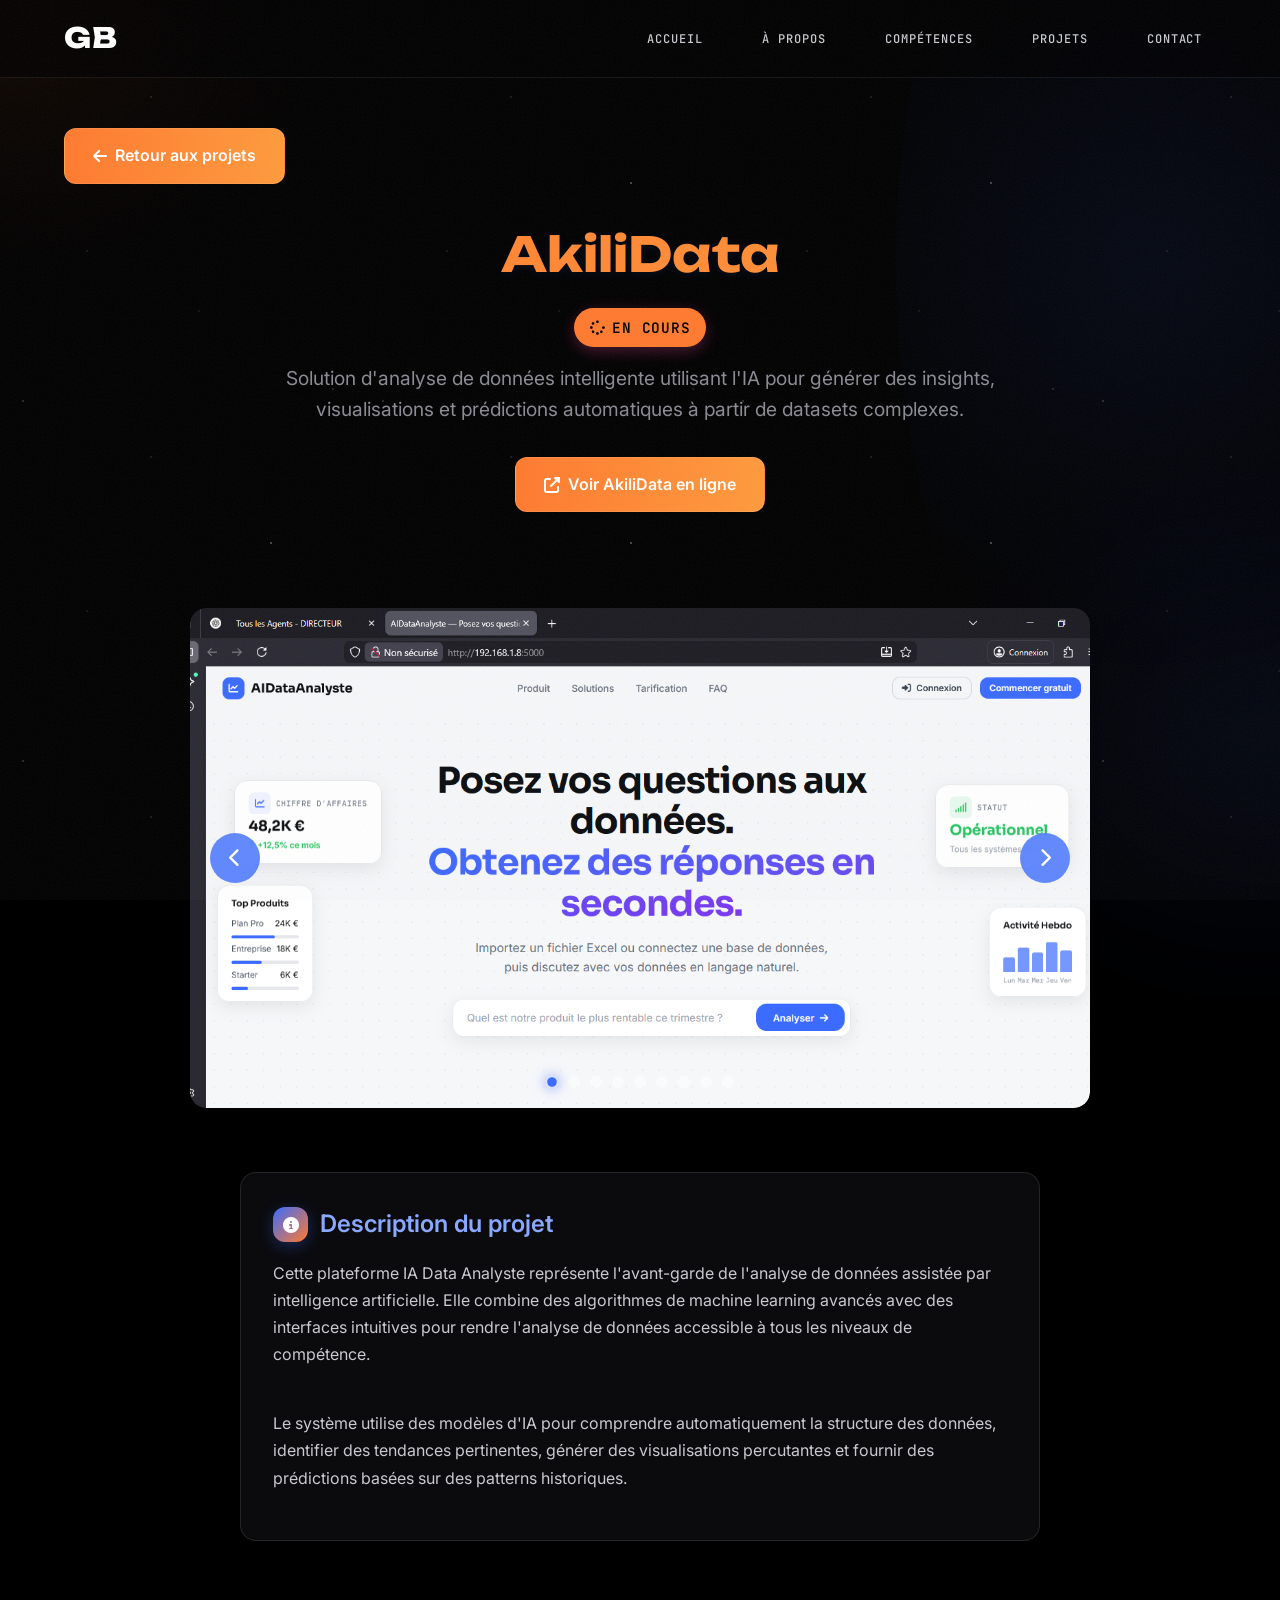
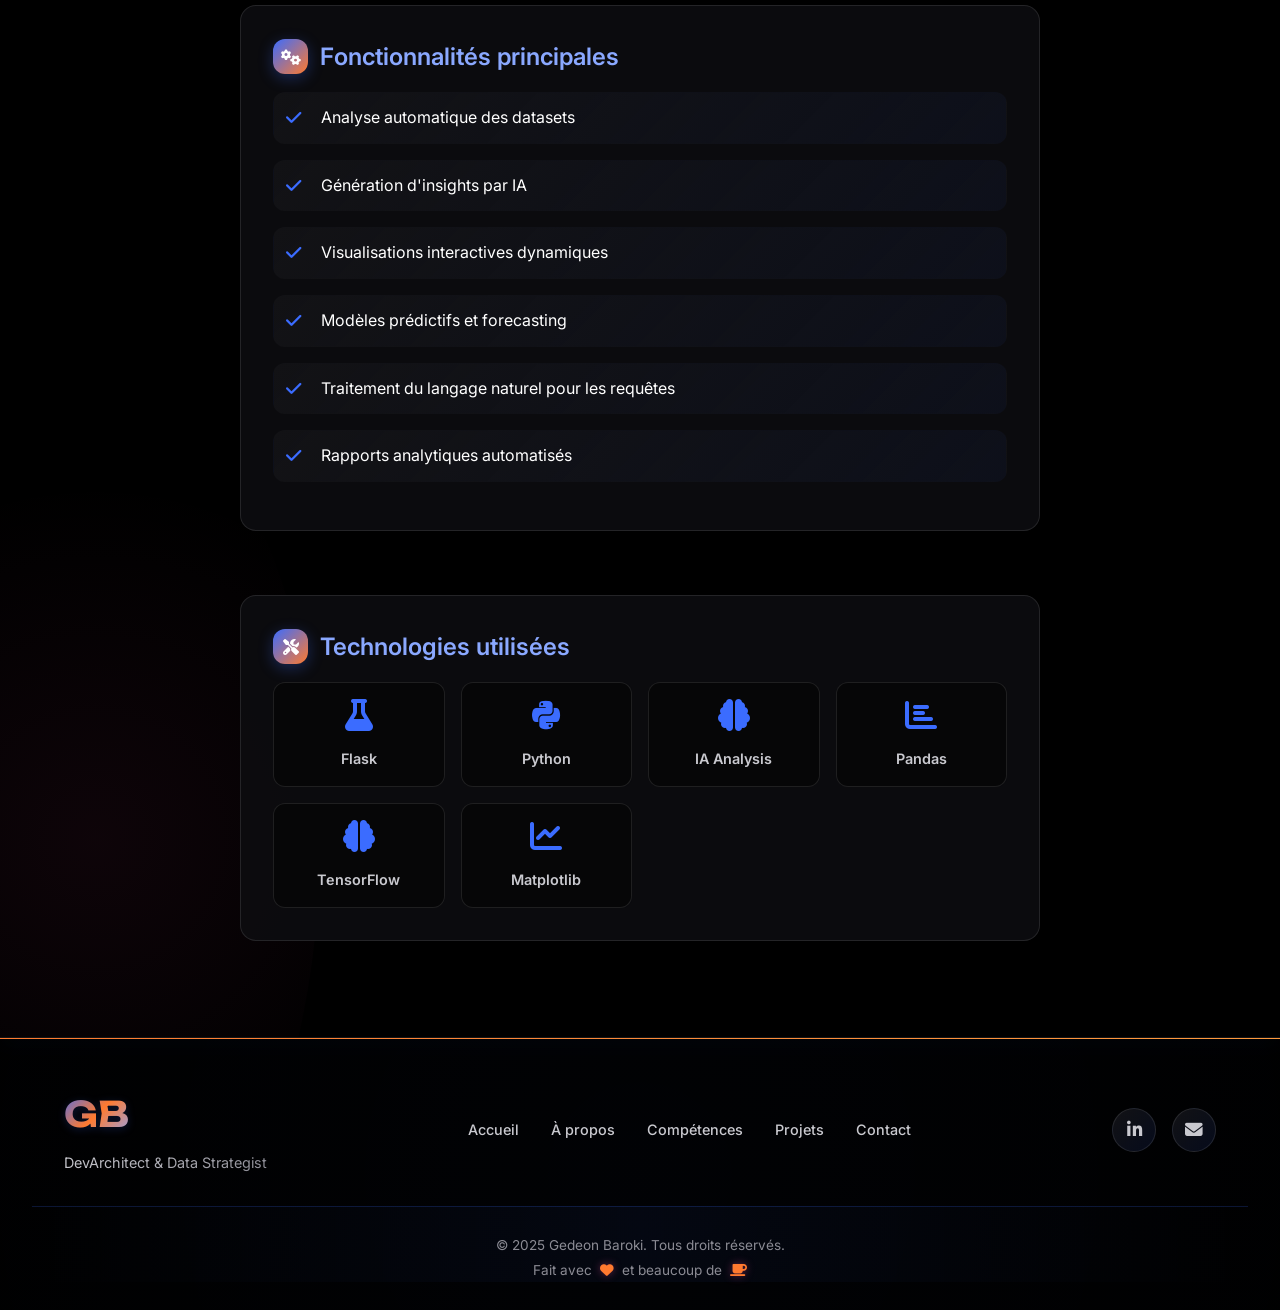
<file: projet-data-analyst.html>
<!DOCTYPE html>
<html lang="fr">
<head>
    <meta charset="UTF-8">
    <meta name="viewport" content="width=device-width, initial-scale=1.0">
    <meta name="description" content="AkiliData - Solution d'analyse de données intelligente par Gedeon Baroki">
    <meta name="keywords" content="Data Analyst, IA, intelligence artificielle, Flask, Python">
    <meta name="author" content="Gedeon Baroki">
    <title>AkiliData | Gedeon Baroki</title>
    <link rel="icon" type="image/png" sizes="32x32" href="icons/favicon-32.png">
    <link rel="icon" type="image/png" sizes="48x48" href="icons/favicon-48.png">
    <link rel="icon" type="image/png" sizes="512x512" href="icons/icon-512.png">
    <link rel="apple-touch-icon" href="icons/apple-touch-icon.png">
    <meta name="theme-color" content="#000000">
    
    <!-- Google Fonts -->
    <link rel="preconnect" href="https://fonts.googleapis.com">
    <link rel="preconnect" href="https://fonts.gstatic.com" crossorigin>
    <link href="https://fonts.googleapis.com/css2?family=Inter:wght@300;400;500;600;700&family=JetBrains+Mono:wght@400;500&family=Unbounded:wght@500;600;700;800&display=swap" rel="stylesheet">
    
    <!-- Font Awesome -->
    <link rel="stylesheet" href="https://cdnjs.cloudflare.com/ajax/libs/font-awesome/6.4.0/css/all.min.css">
    
    <link rel="stylesheet" href="styles.css">
    
    <style>
        .project-detail {
            padding: 8rem 0 4rem;
        }
        
        .project-hero {
            text-align: center;
            margin-bottom: 4rem;
        }
        
        .project-hero h1 {
            font-family: var(--font-display);
            font-size: 3rem;
            font-weight: 700;
            margin-bottom: 1rem;
            background: var(--primary-gradient);
            -webkit-background-clip: text;
            -webkit-text-fill-color: transparent;
            background-clip: text;
        }
        
        .status-badge {
            display: inline-flex;
            align-items: center;
            gap: 0.5rem;
            background: var(--accent);
            color: var(--bg-primary);
            font-size: 0.9rem;
            font-weight: 600;
            padding: 0.5rem 1rem;
            border-radius: var(--radius-full);
            margin-bottom: 1rem;
        }
        
        .project-hero p {
            font-size: 1.2rem;
            color: var(--text-muted);
            max-width: 800px;
            margin: 0 auto 2rem;
        }
        
        .video-container {
            max-width: 900px;
            margin: 0 auto 4rem;
            border-radius: var(--radius-xl);
            overflow: hidden;
            box-shadow: var(--shadow-lg);
            background: var(--bg-secondary);
        }
        
        .video-wrapper {
            position: relative;
            padding-bottom: 56.25%;
            height: 0;
        }
        
        .video-wrapper video {
            position: absolute;
            top: 0;
            left: 0;
            width: 100%;
            height: 100%;
            object-fit: cover;
        }
        
        .project-info {
            max-width: 800px;
            margin: 0 auto;
        }
        
        .info-section {
            background: var(--bg-card);
            border: 1px solid var(--border-color);
            border-radius: var(--radius-xl);
            padding: 2rem;
            margin-bottom: 2rem;
        }
        
        .info-section h3 {
            font-size: 1.5rem;
            font-weight: 600;
            margin-bottom: 1rem;
            color: var(--primary-light);
        }
        
        .tech-grid {
            display: grid;
            grid-template-columns: repeat(auto-fit, minmax(150px, 1fr));
            gap: 1rem;
            margin-top: 1rem;
        }
        
        .tech-item {
            background: var(--bg-secondary);
            border: 1px solid var(--border-color);
            border-radius: var(--radius-lg);
            padding: 1rem;
            text-align: center;
            transition: var(--transition-normal);
        }
        
        .tech-item:hover {
            border-color: var(--primary);
            transform: translateY(-3px);
        }
        
        .tech-item i {
            font-size: 2rem;
            color: var(--primary);
            margin-bottom: 0.5rem;
        }
        
        .tech-item span {
            display: block;
            font-size: 0.9rem;
            color: var(--text-secondary);
        }
        
        .back-button {
            display: inline-flex;
            align-items: center;
            gap: 0.5rem;
            padding: 0.875rem 1.75rem;
            background: var(--primary-gradient);
            color: white;
            border-radius: var(--radius-lg);
            text-decoration: none;
            font-weight: 600;
            transition: var(--transition-normal);
            margin-bottom: 2rem;
        }
        
        .back-button:hover {
            transform: translateY(-2px);
            box-shadow: 0 6px 20px rgba(99, 102, 241, 0.5);
        }
        
        @media (max-width: 768px) {
            .project-detail {
                padding: 6rem 0 2rem;
            }
            
            .project-hero h1 {
                font-size: 2rem;
            }
            
            .info-section {
                padding: 1.5rem;
            }
        }
    </style>
</head>
<body>
    <!-- Navigation -->
    <nav class="navbar" id="navbar">
        <div class="nav-container">
            <a href="index.html" class="nav-logo">
                <span class="logo-text">GB</span>
            </a>
            <ul class="nav-menu" id="nav-menu">
                <li><a href="index.html#home" class="nav-link">Accueil</a></li>
                <li><a href="index.html#about" class="nav-link">À propos</a></li>
                <li><a href="index.html#skills" class="nav-link">Compétences</a></li>
                <li><a href="index.html#projects" class="nav-link">Projets</a></li>
                <li><a href="index.html#contact" class="nav-link">Contact</a></li>
            </ul>
            <div class="hamburger" id="hamburger">
                <span class="bar"></span>
                <span class="bar"></span>
                <span class="bar"></span>
            </div>
        </div>
    </nav>

    <!-- Project Detail Section -->
    <section class="project-detail">
        <div class="container">
            <a href="index.html#projects" class="back-button">
                <i class="fas fa-arrow-left"></i>
                Retour aux projets
            </a>
            
            <div class="project-hero">
                <h1>AkiliData</h1>
                <div class="status-badge">
                    <i class="fas fa-spinner"></i>
                    En cours
                </div>
                <p>
                    Solution d'analyse de données intelligente utilisant l'IA pour 
                    générer des insights, visualisations et prédictions automatiques 
                    à partir de datasets complexes.
                </p>
                <a href="https://akili-data.vercel.app/" class="back-button" target="_blank" rel="noopener noreferrer">
                    <i class="fas fa-external-link-alt"></i>
                    Voir AkiliData en ligne
                </a>
            </div>
            
            <div class="images-carousel">
                <div class="carousel-container">
                    <div class="carousel-slide active">
                        <img src="AIdata/Mozilla Firefox 23_02_2026 13_35_28.png" alt="Data Analyst Dashboard 1">
                    </div>
                    <div class="carousel-slide">
                        <img src="AIdata/Mozilla Firefox 23_02_2026 13_35_48.png" alt="Data Analyst Dashboard 2">
                    </div>
                    <div class="carousel-slide">
                        <img src="AIdata/Mozilla Firefox 23_02_2026 13_36_00.png" alt="Data Analyst Dashboard 3">
                    </div>
                    <div class="carousel-slide">
                        <img src="AIdata/Mozilla Firefox 23_02_2026 13_36_16.png" alt="Data Analysis Results">
                    </div>
                    <div class="carousel-slide">
                        <img src="AIdata/Mozilla Firefox 23_02_2026 13_36_32.png" alt="Data Visualization">
                    </div>
                    <div class="carousel-slide">
                        <img src="AIdata/Mozilla Firefox 23_02_2026 13_37_21.png" alt="AI Predictions">
                    </div>
                    <div class="carousel-slide">
                        <img src="AIdata/Mozilla Firefox 23_02_2026 13_37_36.png" alt="Data Reports">
                    </div>
                    <div class="carousel-slide">
                        <img src="AIdata/Mozilla Firefox 23_02_2026 13_38_07.png" alt="Analytics Interface">
                    </div>
                    <div class="carousel-slide">
                        <img src="AIdata/Mozilla Firefox 23_02_2026 13_38_26.png" alt="Data Export">
                    </div>
                    <button class="carousel-prev" onclick="changeSlide(-1)">
                        <i class="fas fa-chevron-left"></i>
                    </button>
                    <button class="carousel-next" onclick="changeSlide(1)">
                        <i class="fas fa-chevron-right"></i>
                    </button>
                    <div class="carousel-indicators">
                        <span class="indicator active" onclick="goToSlide(0)"></span>
                        <span class="indicator" onclick="goToSlide(1)"></span>
                        <span class="indicator" onclick="goToSlide(2)"></span>
                        <span class="indicator" onclick="goToSlide(3)"></span>
                        <span class="indicator" onclick="goToSlide(4)"></span>
                        <span class="indicator" onclick="goToSlide(5)"></span>
                        <span class="indicator" onclick="goToSlide(6)"></span>
                        <span class="indicator" onclick="goToSlide(7)"></span>
                        <span class="indicator" onclick="goToSlide(8)"></span>
                    </div>
                </div>
            </div>
            
            <div class="project-info">
                <div class="info-section">
                    <h3><i class="fas fa-info-circle"></i> Description du projet</h3>
                    <p>
                        Cette plateforme IA Data Analyste représente l'avant-garde de l'analyse 
                        de données assistée par intelligence artificielle. Elle combine des 
                        algorithmes de machine learning avancés avec des interfaces intuitives 
                        pour rendre l'analyse de données accessible à tous les niveaux de compétence.
                    </p>
                    <br>
                    <p>
                        Le système utilise des modèles d'IA pour comprendre automatiquement 
                        la structure des données, identifier des tendances pertinentes, 
                        générer des visualisations percutantes et fournir des prédictions 
                        basées sur des patterns historiques.
                    </p>
                </div>
                
                <div class="info-section">
                    <h3><i class="fas fa-cogs"></i> Fonctionnalités principales</h3>
                    <ul style="list-style: none; padding: 0;">
                        <li style="margin-bottom: 1rem;">
                            <i class="fas fa-check" style="color: var(--primary); margin-right: 0.5rem;"></i>
                            Analyse automatique des datasets
                        </li>
                        <li style="margin-bottom: 1rem;">
                            <i class="fas fa-check" style="color: var(--primary); margin-right: 0.5rem;"></i>
                            Génération d'insights par IA
                        </li>
                        <li style="margin-bottom: 1rem;">
                            <i class="fas fa-check" style="color: var(--primary); margin-right: 0.5rem;"></i>
                            Visualisations interactives dynamiques
                        </li>
                        <li style="margin-bottom: 1rem;">
                            <i class="fas fa-check" style="color: var(--primary); margin-right: 0.5rem;"></i>
                            Modèles prédictifs et forecasting
                        </li>
                        <li style="margin-bottom: 1rem;">
                            <i class="fas fa-check" style="color: var(--primary); margin-right: 0.5rem;"></i>
                            Traitement du langage naturel pour les requêtes
                        </li>
                        <li style="margin-bottom: 1rem;">
                            <i class="fas fa-check" style="color: var(--primary); margin-right: 0.5rem;"></i>
                            Rapports analytiques automatisés
                        </li>
                    </ul>
                </div>
                
                <div class="info-section">
                    <h3><i class="fas fa-tools"></i> Technologies utilisées</h3>
                    <div class="tech-grid">
                        <div class="tech-item">
                            <i class="fas fa-flask"></i>
                            <span>Flask</span>
                        </div>
                        <div class="tech-item">
                            <i class="fab fa-python"></i>
                            <span>Python</span>
                        </div>
                        <div class="tech-item">
                            <i class="fas fa-brain"></i>
                            <span>IA Analysis</span>
                        </div>
                        <div class="tech-item">
                            <i class="fas fa-chart-bar"></i>
                            <span>Pandas</span>
                        </div>
                        <div class="tech-item">
                            <i class="fas fa-brain"></i>
                            <span>TensorFlow</span>
                        </div>
                        <div class="tech-item">
                            <i class="fas fa-chart-line"></i>
                            <span>Matplotlib</span>
                        </div>
                    </div>
                </div>
            </div>
        </div>
    </section>

    <!-- Footer -->
    <footer class="footer">
        <div class="container">
            <div class="footer-content">
                <div class="footer-brand">
                    <span class="footer-logo">GB</span>
                    <p class="footer-tagline">DevArchitect & Data Strategist</p>
                </div>
                <div class="footer-links">
                    <a href="index.html#home">Accueil</a>
                    <a href="index.html#about">À propos</a>
                    <a href="index.html#skills">Compétences</a>
                    <a href="index.html#projects">Projets</a>
                    <a href="index.html#contact">Contact</a>
                </div>
                <div class="footer-socials">
                                        <a href="https://www.linkedin.com/in/gedeon-baroki-63a558345/" target="_blank" aria-label="LinkedIn">
                        <i class="fab fa-linkedin-in"></i>
                    </a>
                    <a href="mailto:gedbaroki@gmail.com" aria-label="Email">
                        <i class="fas fa-envelope"></i>
                    </a>
                </div>
            </div>
            <div class="footer-bottom">
                <p>&copy; 2025 Gedeon Baroki. Tous droits réservés.</p>
                <p class="footer-credit">Fait avec <i class="fas fa-heart"></i> et beaucoup de <i class="fas fa-coffee"></i></p>
            </div>
        </div>
    </footer>

    <script src="script.js"></script>
</body>
</html>
</file>
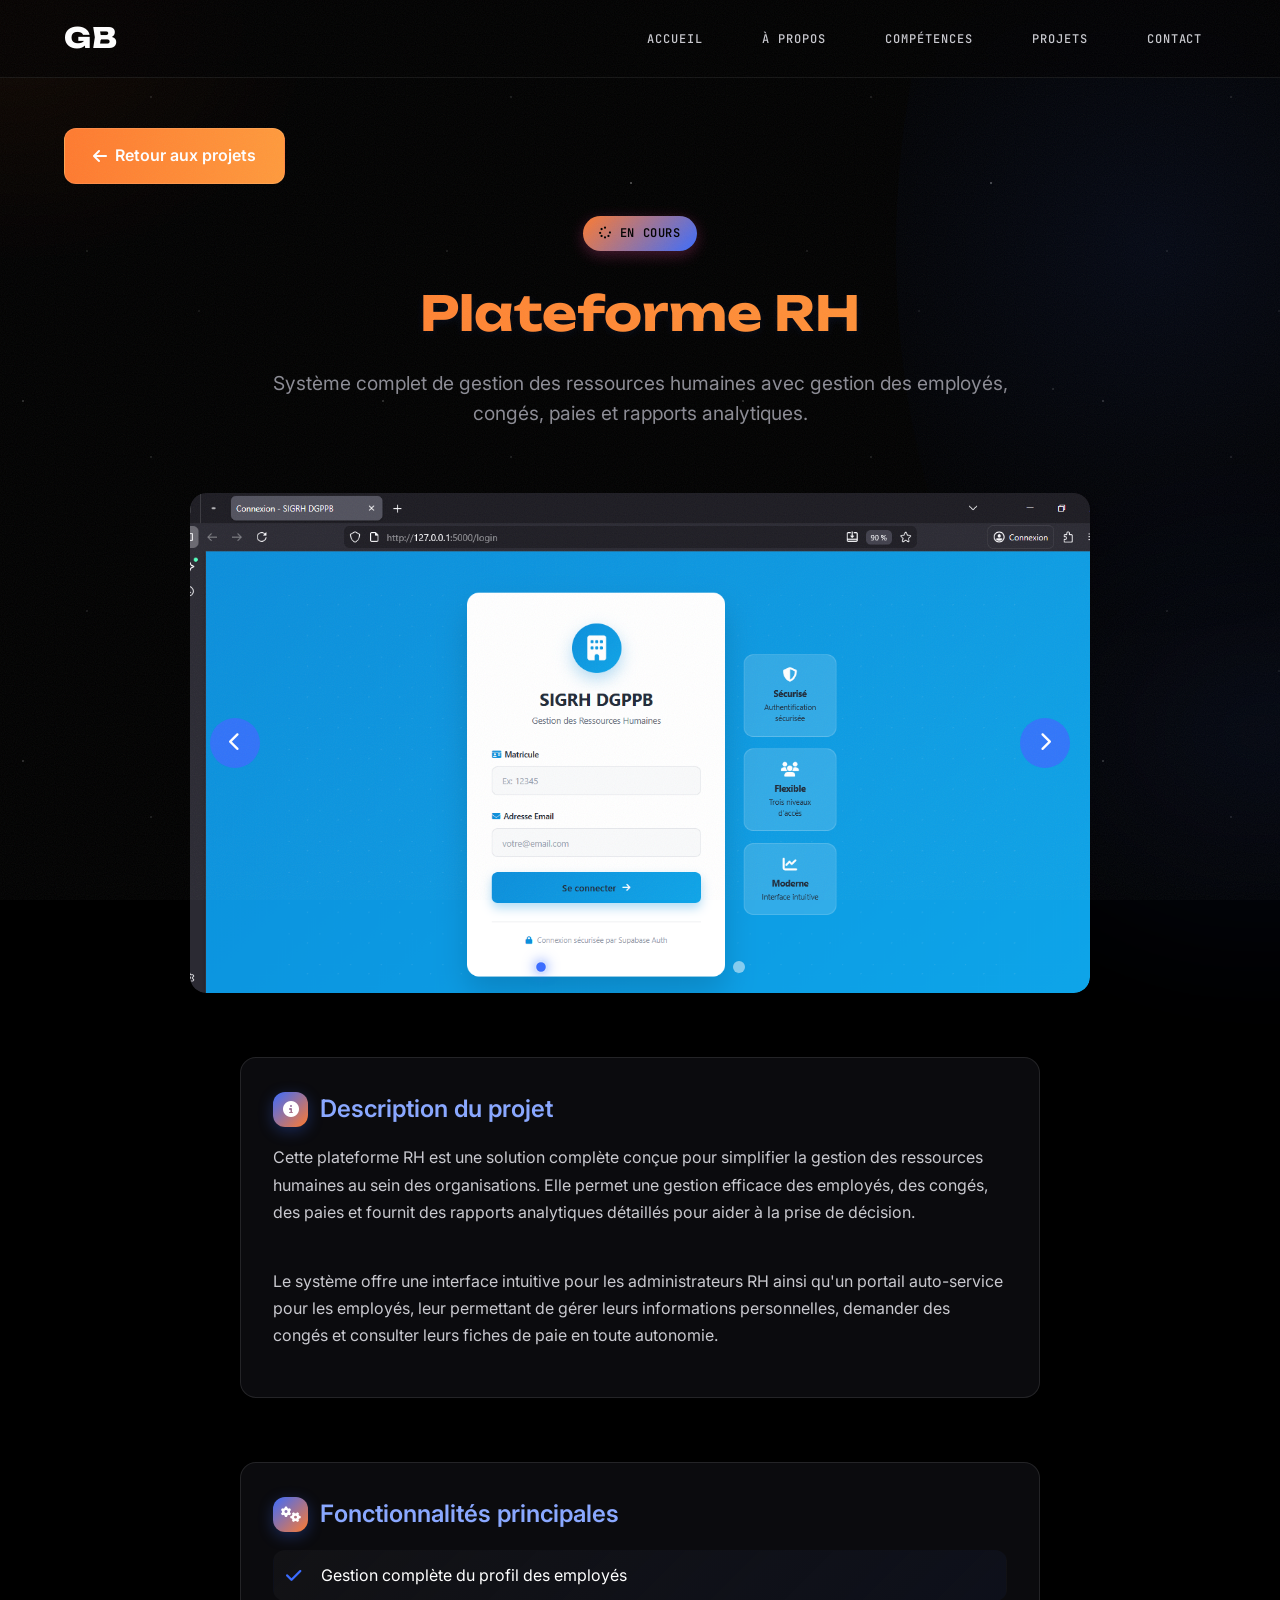
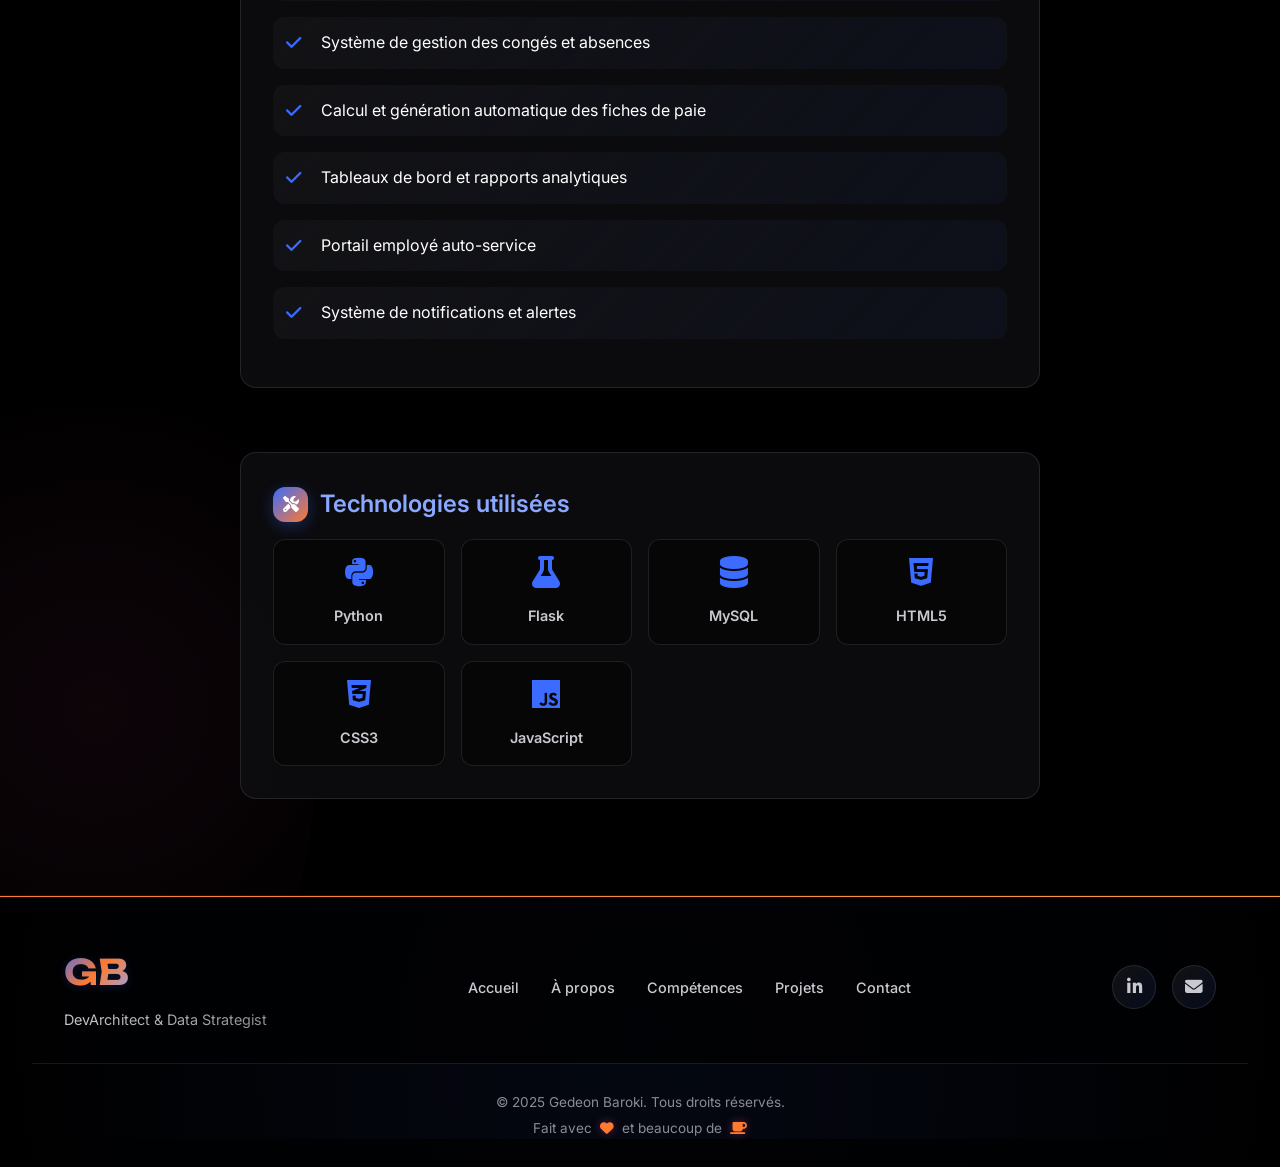
<file: projet-rh.html>
<!DOCTYPE html>
<html lang="fr">
<head>
    <meta charset="UTF-8">
    <meta name="viewport" content="width=device-width, initial-scale=1.0">
    <meta name="description" content="Plateforme RH - Système complet de gestion des ressources humaines par Gedeon Baroki">
    <meta name="keywords" content="RH, gestion, employés, Flask, Python, MySQL">
    <meta name="author" content="Gedeon Baroki">
    <title>Plateforme RH | Gedeon Baroki</title>
    <link rel="icon" type="image/png" sizes="32x32" href="icons/favicon-32.png">
    <link rel="icon" type="image/png" sizes="48x48" href="icons/favicon-48.png">
    <link rel="icon" type="image/png" sizes="512x512" href="icons/icon-512.png">
    <link rel="apple-touch-icon" href="icons/apple-touch-icon.png">
    <meta name="theme-color" content="#000000">
    
    <!-- Google Fonts -->
    <link rel="preconnect" href="https://fonts.googleapis.com">
    <link rel="preconnect" href="https://fonts.gstatic.com" crossorigin>
    <link href="https://fonts.googleapis.com/css2?family=Inter:wght@300;400;500;600;700&family=JetBrains+Mono:wght@400;500&family=Unbounded:wght@500;600;700;800&display=swap" rel="stylesheet">
    
    <!-- Font Awesome -->
    <link rel="stylesheet" href="https://cdnjs.cloudflare.com/ajax/libs/font-awesome/6.4.0/css/all.min.css">
    
    <link rel="stylesheet" href="styles.css">
    
    <style>
        .project-detail {
            padding: 8rem 0 4rem;
        }
        
        .project-hero {
            text-align: center;
            margin-bottom: 4rem;
        }
        
        .project-hero h1 {
            font-family: var(--font-display);
            font-size: 3rem;
            font-weight: 700;
            margin-bottom: 1rem;
            background: var(--primary-gradient);
            -webkit-background-clip: text;
            -webkit-text-fill-color: transparent;
            background-clip: text;
        }
        
        .project-hero p {
            font-size: 1.2rem;
            color: var(--text-muted);
            max-width: 800px;
            margin: 0 auto 2rem;
        }
        
        .video-container {
            max-width: 900px;
            margin: 0 auto 4rem;
            border-radius: var(--radius-xl);
            overflow: hidden;
            box-shadow: var(--shadow-lg);
            background: var(--bg-secondary);
        }
        
        .video-wrapper {
            position: relative;
            padding-bottom: 56.25%;
            height: 0;
        }
        
        .video-wrapper video {
            position: absolute;
            top: 0;
            left: 0;
            width: 100%;
            height: 100%;
            object-fit: cover;
        }
        
        .project-info {
            max-width: 800px;
            margin: 0 auto;
        }
        
        .info-section {
            background: var(--bg-card);
            border: 1px solid var(--border-color);
            border-radius: var(--radius-xl);
            padding: 2rem;
            margin-bottom: 2rem;
        }
        
        .info-section h3 {
            font-size: 1.5rem;
            font-weight: 600;
            margin-bottom: 1rem;
            color: var(--primary-light);
        }
        
        .tech-grid {
            display: grid;
            grid-template-columns: repeat(auto-fit, minmax(150px, 1fr));
            gap: 1rem;
            margin-top: 1rem;
        }
        
        .tech-item {
            background: var(--bg-secondary);
            border: 1px solid var(--border-color);
            border-radius: var(--radius-lg);
            padding: 1rem;
            text-align: center;
            transition: var(--transition-normal);
        }
        
        .tech-item:hover {
            border-color: var(--primary);
            transform: translateY(-3px);
        }
        
        .tech-item i {
            font-size: 2rem;
            color: var(--primary);
            margin-bottom: 0.5rem;
        }
        
        .tech-item span {
            display: block;
            font-size: 0.9rem;
            color: var(--text-secondary);
        }
        
        .back-button {
            display: inline-flex;
            align-items: center;
            gap: 0.5rem;
            padding: 0.875rem 1.75rem;
            background: var(--primary-gradient);
            color: white;
            border-radius: var(--radius-lg);
            text-decoration: none;
            font-weight: 600;
            transition: var(--transition-normal);
            margin-bottom: 2rem;
        }
        
        .back-button:hover {
            transform: translateY(-2px);
            box-shadow: 0 6px 20px rgba(99, 102, 241, 0.5);
        }
        
        @media (max-width: 768px) {
            .project-detail {
                padding: 6rem 0 2rem;
            }
            
            .project-hero h1 {
                font-size: 2rem;
            }
            
            .info-section {
                padding: 1.5rem;
            }
        }
    </style>
</head>
<body>
    <!-- Navigation -->
    <nav class="navbar" id="navbar">
        <div class="nav-container">
            <a href="index.html" class="nav-logo">
                <span class="logo-text">GB</span>
            </a>
            <ul class="nav-menu" id="nav-menu">
                <li><a href="index.html#home" class="nav-link">Accueil</a></li>
                <li><a href="index.html#about" class="nav-link">À propos</a></li>
                <li><a href="index.html#skills" class="nav-link">Compétences</a></li>
                <li><a href="index.html#projects" class="nav-link">Projets</a></li>
                <li><a href="index.html#contact" class="nav-link">Contact</a></li>
            </ul>
            <div class="hamburger" id="hamburger">
                <span class="bar"></span>
                <span class="bar"></span>
                <span class="bar"></span>
            </div>
        </div>
    </nav>

    <!-- Project Detail Section -->
    <section class="project-detail">
        <div class="container">
            <a href="index.html#projects" class="back-button">
                <i class="fas fa-arrow-left"></i>
                Retour aux projets
            </a>
            
            <div class="project-hero">
                <div class="status-badge">
                    <i class="fas fa-spinner"></i>
                    En cours
                </div>
                <h1>Plateforme RH</h1>
                <p>
                    Système complet de gestion des ressources humaines avec gestion des employés, 
                    congés, paies et rapports analytiques.
                </p>
            </div>
            
            <div class="images-carousel">
                <div class="carousel-container">
                    <div class="carousel-slide active">
                        <img src="RH/Connexion - SIGRH DGPPB — Mozilla Firefox 23_02_2026 13_24_04.png" alt="RH Connexion">
                    </div>
                    <div class="carousel-slide">
                        <img src="RH/Mozilla Firefox 23_02_2026 13_27_51.png" alt="RH Dashboard">
                    </div>
                    <div class="carousel-slide">
                        <img src="RH/Mozilla Firefox 23_02_2026 13_28_06.png" alt="RH Employés">
                    </div>
                    <div class="carousel-slide">
                        <img src="RH/Mozilla Firefox 23_02_2026 13_28_21.png" alt="RH Profil Employé">
                    </div>
                    <div class="carousel-slide">
                        <img src="RH/Mozilla Firefox 23_02_2026 13_29_31.png" alt="RH Congés">
                    </div>
                    <div class="carousel-slide">
                        <img src="RH/Mozilla Firefox 23_02_2026 13_29_54.png" alt="RH Paie">
                    </div>
                    <div class="carousel-slide">
                        <img src="RH/Mozilla Firefox 23_02_2026 13_30_12.png" alt="RH Rapports">
                    </div>
                    <div class="carousel-slide">
                        <img src="RH/Mozilla Firefox 23_02_2026 13_30_41.png" alt="RH Paramètres">
                    </div>
                    <div class="carousel-slide">
                        <img src="RH/Mozilla Firefox 23_02_2026 13_30_55.png" alt="RH Notifications">
                    </div>
                    <div class="carousel-slide">
                        <img src="RH/Mozilla Firefox 23_02_2026 13_31_08.png" alt="RH Statistiques">
                    </div>
                    <button class="carousel-prev" onclick="changeSlide(-1)">
                        <i class="fas fa-chevron-left"></i>
                    </button>
                    <button class="carousel-next" onclick="changeSlide(1)">
                        <i class="fas fa-chevron-right"></i>
                    </button>
                    <div class="carousel-indicators">
                        <span class="indicator active" onclick="goToSlide(0)"></span>
                        <span class="indicator" onclick="goToSlide(1)"></span>
                        <span class="indicator" onclick="goToSlide(2)"></span>
                        <span class="indicator" onclick="goToSlide(3)"></span>
                        <span class="indicator" onclick="goToSlide(4)"></span>
                        <span class="indicator" onclick="goToSlide(5)"></span>
                        <span class="indicator" onclick="goToSlide(6)"></span>
                        <span class="indicator" onclick="goToSlide(7)"></span>
                        <span class="indicator" onclick="goToSlide(8)"></span>
                        <span class="indicator" onclick="goToSlide(9)"></span>
                    </div>
                </div>
            </div>
            
            <div class="project-info">
                <div class="info-section">
                    <h3><i class="fas fa-info-circle"></i> Description du projet</h3>
                    <p>
                        Cette plateforme RH est une solution complète conçue pour simplifier la gestion 
                        des ressources humaines au sein des organisations. Elle permet une gestion 
                        efficace des employés, des congés, des paies et fournit des rapports 
                        analytiques détaillés pour aider à la prise de décision.
                    </p>
                    <br>
                    <p>
                        Le système offre une interface intuitive pour les administrateurs RH ainsi 
                        qu'un portail auto-service pour les employés, leur permettant de gérer 
                        leurs informations personnelles, demander des congés et consulter leurs 
                        fiches de paie en toute autonomie.
                    </p>
                </div>
                
                <div class="info-section">
                    <h3><i class="fas fa-cogs"></i> Fonctionnalités principales</h3>
                    <ul style="list-style: none; padding: 0;">
                        <li style="margin-bottom: 1rem;">
                            <i class="fas fa-check" style="color: var(--primary); margin-right: 0.5rem;"></i>
                            Gestion complète du profil des employés
                        </li>
                        <li style="margin-bottom: 1rem;">
                            <i class="fas fa-check" style="color: var(--primary); margin-right: 0.5rem;"></i>
                            Système de gestion des congés et absences
                        </li>
                        <li style="margin-bottom: 1rem;">
                            <i class="fas fa-check" style="color: var(--primary); margin-right: 0.5rem;"></i>
                            Calcul et génération automatique des fiches de paie
                        </li>
                        <li style="margin-bottom: 1rem;">
                            <i class="fas fa-check" style="color: var(--primary); margin-right: 0.5rem;"></i>
                            Tableaux de bord et rapports analytiques
                        </li>
                        <li style="margin-bottom: 1rem;">
                            <i class="fas fa-check" style="color: var(--primary); margin-right: 0.5rem;"></i>
                            Portail employé auto-service
                        </li>
                        <li style="margin-bottom: 1rem;">
                            <i class="fas fa-check" style="color: var(--primary); margin-right: 0.5rem;"></i>
                            Système de notifications et alertes
                        </li>
                    </ul>
                </div>
                
                <div class="info-section">
                    <h3><i class="fas fa-tools"></i> Technologies utilisées</h3>
                    <div class="tech-grid">
                        <div class="tech-item">
                            <i class="fab fa-python"></i>
                            <span>Python</span>
                        </div>
                        <div class="tech-item">
                            <i class="fas fa-flask"></i>
                            <span>Flask</span>
                        </div>
                        <div class="tech-item">
                            <i class="fas fa-database"></i>
                            <span>MySQL</span>
                        </div>
                        <div class="tech-item">
                            <i class="fab fa-html5"></i>
                            <span>HTML5</span>
                        </div>
                        <div class="tech-item">
                            <i class="fab fa-css3-alt"></i>
                            <span>CSS3</span>
                        </div>
                        <div class="tech-item">
                            <i class="fab fa-js"></i>
                            <span>JavaScript</span>
                        </div>
                    </div>
                </div>
            </div>
        </div>
    </section>

    <!-- Footer -->
    <footer class="footer">
        <div class="container">
            <div class="footer-content">
                <div class="footer-brand">
                    <span class="footer-logo">GB</span>
                    <p class="footer-tagline">DevArchitect & Data Strategist</p>
                </div>
                <div class="footer-links">
                    <a href="index.html#home">Accueil</a>
                    <a href="index.html#about">À propos</a>
                    <a href="index.html#skills">Compétences</a>
                    <a href="index.html#projects">Projets</a>
                    <a href="index.html#contact">Contact</a>
                </div>
                <div class="footer-socials">
                                        <a href="https://www.linkedin.com/in/gedeon-baroki-63a558345/" target="_blank" aria-label="LinkedIn">
                        <i class="fab fa-linkedin-in"></i>
                    </a>
                    <a href="mailto:gedbaroki@gmail.com" aria-label="Email">
                        <i class="fas fa-envelope"></i>
                    </a>
                </div>
            </div>
            <div class="footer-bottom">
                <p>&copy; 2025 Gedeon Baroki. Tous droits réservés.</p>
                <p class="footer-credit">Fait avec <i class="fas fa-heart"></i> et beaucoup de <i class="fas fa-coffee"></i></p>
            </div>
        </div>
    </footer>

    <script src="script.js"></script>
</body>
</html>
</file>
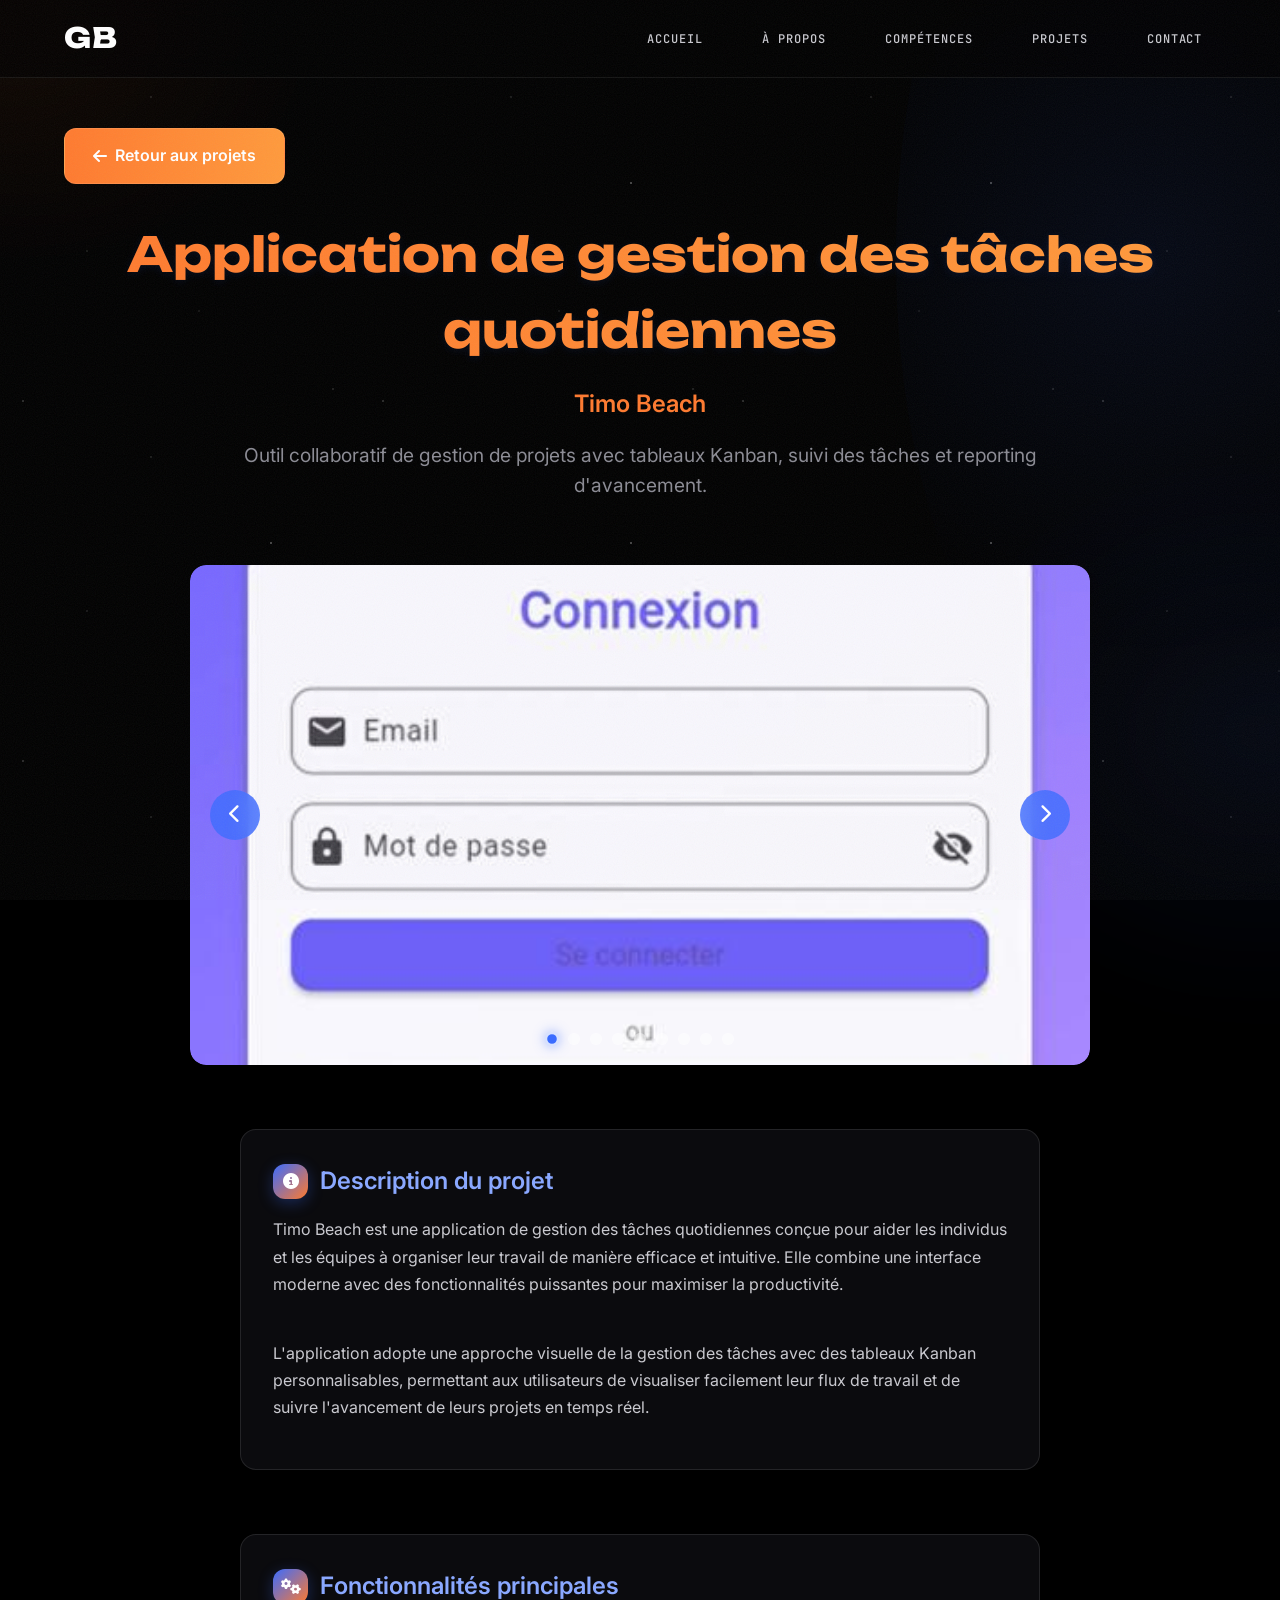
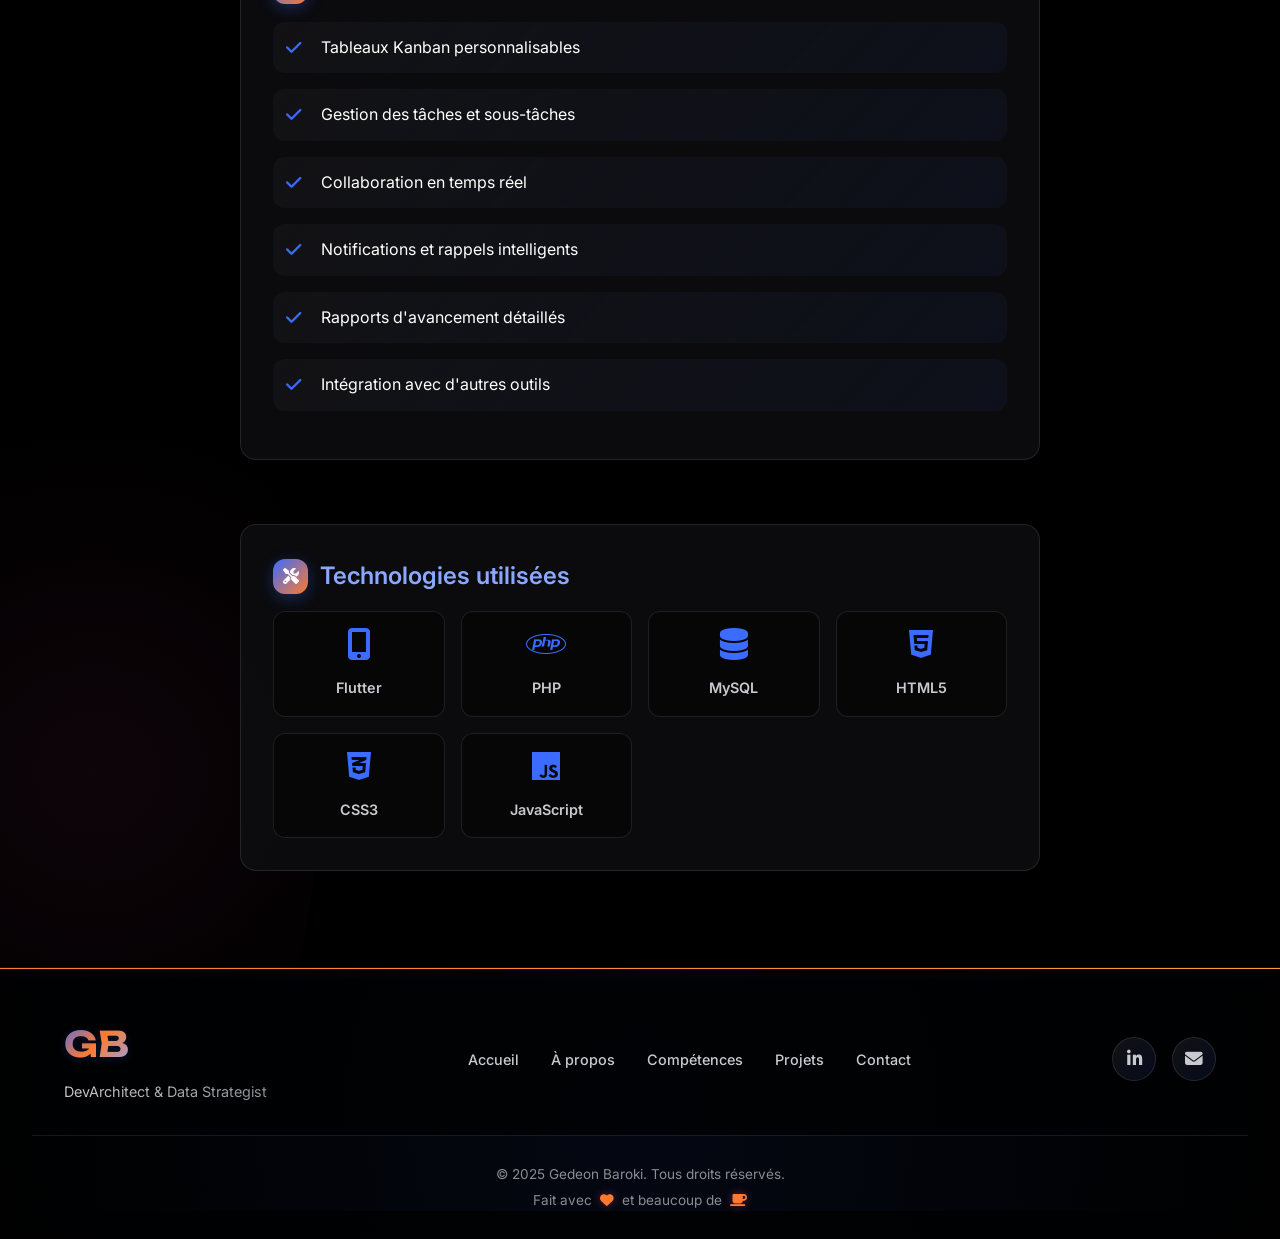
<file: projet-timo-beach.html>
<!DOCTYPE html>
<html lang="fr">
<head>
    <meta charset="UTF-8">
    <meta name="viewport" content="width=device-width, initial-scale=1.0">
    <meta name="description" content="Application de gestion des tâches quotidiennes - Timo Beach par Gedeon Baroki">
    <meta name="keywords" content="Tâches, gestion, quotidien, Angular, PHP, MySQL">
    <meta name="author" content="Gedeon Baroki">
    <title>Application de gestion des tâches quotidiennes - Timo Beach | Gedeon Baroki</title>
    <link rel="icon" type="image/png" sizes="32x32" href="icons/favicon-32.png">
    <link rel="icon" type="image/png" sizes="48x48" href="icons/favicon-48.png">
    <link rel="icon" type="image/png" sizes="512x512" href="icons/icon-512.png">
    <link rel="apple-touch-icon" href="icons/apple-touch-icon.png">
    <meta name="theme-color" content="#000000">
    
    <!-- Google Fonts -->
    <link rel="preconnect" href="https://fonts.googleapis.com">
    <link rel="preconnect" href="https://fonts.gstatic.com" crossorigin>
    <link href="https://fonts.googleapis.com/css2?family=Inter:wght@300;400;500;600;700&family=JetBrains+Mono:wght@400;500&family=Unbounded:wght@500;600;700;800&display=swap" rel="stylesheet">
    
    <!-- Font Awesome -->
    <link rel="stylesheet" href="https://cdnjs.cloudflare.com/ajax/libs/font-awesome/6.4.0/css/all.min.css">
    
    <link rel="stylesheet" href="styles.css">
    
    <style>
        .project-detail {
            padding: 8rem 0 4rem;
        }
        
        .project-hero {
            text-align: center;
            margin-bottom: 4rem;
        }
        
        .project-hero h1 {
            font-family: var(--font-display);
            font-size: 3rem;
            font-weight: 700;
            margin-bottom: 1rem;
            background: var(--primary-gradient);
            -webkit-background-clip: text;
            -webkit-text-fill-color: transparent;
            background-clip: text;
        }
        
        .app-name {
            font-size: 1.5rem;
            color: var(--secondary);
            font-weight: 600;
            margin-bottom: 1rem;
        }
        
        .project-hero p {
            font-size: 1.2rem;
            color: var(--text-muted);
            max-width: 800px;
            margin: 0 auto 2rem;
        }
        
        .video-container {
            max-width: 900px;
            margin: 0 auto 4rem;
            border-radius: var(--radius-xl);
            overflow: hidden;
            box-shadow: var(--shadow-lg);
            background: var(--bg-secondary);
        }
        
        .video-wrapper {
            position: relative;
            padding-bottom: 56.25%;
            height: 0;
        }
        
        .video-wrapper video {
            position: absolute;
            top: 0;
            left: 0;
            width: 100%;
            height: 100%;
            object-fit: cover;
        }
        
        .project-info {
            max-width: 800px;
            margin: 0 auto;
        }
        
        .info-section {
            background: var(--bg-card);
            border: 1px solid var(--border-color);
            border-radius: var(--radius-xl);
            padding: 2rem;
            margin-bottom: 2rem;
        }
        
        .info-section h3 {
            font-size: 1.5rem;
            font-weight: 600;
            margin-bottom: 1rem;
            color: var(--primary-light);
        }
        
        .tech-grid {
            display: grid;
            grid-template-columns: repeat(auto-fit, minmax(150px, 1fr));
            gap: 1rem;
            margin-top: 1rem;
        }
        
        .tech-item {
            background: var(--bg-secondary);
            border: 1px solid var(--border-color);
            border-radius: var(--radius-lg);
            padding: 1rem;
            text-align: center;
            transition: var(--transition-normal);
        }
        
        .tech-item:hover {
            border-color: var(--primary);
            transform: translateY(-3px);
        }
        
        .tech-item i {
            font-size: 2rem;
            color: var(--primary);
            margin-bottom: 0.5rem;
        }
        
        .tech-item span {
            display: block;
            font-size: 0.9rem;
            color: var(--text-secondary);
        }
        
        .back-button {
            display: inline-flex;
            align-items: center;
            gap: 0.5rem;
            padding: 0.875rem 1.75rem;
            background: var(--primary-gradient);
            color: white;
            border-radius: var(--radius-lg);
            text-decoration: none;
            font-weight: 600;
            transition: var(--transition-normal);
            margin-bottom: 2rem;
        }
        
        .back-button:hover {
            transform: translateY(-2px);
            box-shadow: 0 6px 20px rgba(99, 102, 241, 0.5);
        }
        
        @media (max-width: 768px) {
            .project-detail {
                padding: 6rem 0 2rem;
            }
            
            .project-hero h1 {
                font-size: 2rem;
            }
            
            .info-section {
                padding: 1.5rem;
            }
        }
    </style>
</head>
<body>
    <!-- Navigation -->
    <nav class="navbar" id="navbar">
        <div class="nav-container">
            <a href="index.html" class="nav-logo">
                <span class="logo-text">GB</span>
            </a>
            <ul class="nav-menu" id="nav-menu">
                <li><a href="index.html#home" class="nav-link">Accueil</a></li>
                <li><a href="index.html#about" class="nav-link">À propos</a></li>
                <li><a href="index.html#skills" class="nav-link">Compétences</a></li>
                <li><a href="index.html#projects" class="nav-link">Projets</a></li>
                <li><a href="index.html#contact" class="nav-link">Contact</a></li>
            </ul>
            <div class="hamburger" id="hamburger">
                <span class="bar"></span>
                <span class="bar"></span>
                <span class="bar"></span>
            </div>
        </div>
    </nav>

    <!-- Project Detail Section -->
    <section class="project-detail">
        <div class="container">
            <a href="index.html#projects" class="back-button">
                <i class="fas fa-arrow-left"></i>
                Retour aux projets
            </a>
            
            <div class="project-hero">
                <h1>Application de gestion des tâches quotidiennes</h1>
                <div class="app-name">Timo Beach</div>
                <p>
                    Outil collaboratif de gestion de projets avec tableaux Kanban, 
                    suivi des tâches et reporting d'avancement.
                </p>
            </div>
            
            <div class="images-carousel">
                <div class="carousel-container">
                    <div class="carousel-slide active">
                        <img src="TimobudgetTache/connexxion.jpeg" alt="Timo Beach Connexion">
                    </div>
                    <div class="carousel-slide">
                        <img src="TimobudgetTache/fperso.jpeg" alt="Timo Beach Tableau de Bord">
                    </div>
                    <div class="carousel-slide">
                        <img src="TimobudgetTache/tache.jpeg" alt="Timo Beach Tâches">
                    </div>
                    <div class="carousel-slide">
                        <img src="TimobudgetTache/nouvTach.jpeg" alt="Timo Beach Nouvelle Tâche">
                    </div>
                    <div class="carousel-slide">
                        <img src="TimobudgetTache/persoo.jpeg" alt="Timo Beach Personnel">
                    </div>
                    <div class="carousel-slide">
                        <img src="TimobudgetTache/object.jpeg" alt="Timo Beach Objectifs">
                    </div>
                    <div class="carousel-slide">
                        <img src="TimobudgetTache/jornal.jpeg" alt="Timo Beach Journal">
                    </div>
                    <div class="carousel-slide">
                        <img src="TimobudgetTache/inve.jpeg" alt="Timo Beach Investissements">
                    </div>
                    <div class="carousel-slide">
                        <img src="TimobudgetTache/IInvest.jpeg" alt="Timo Beach Investissements Détails">
                    </div>
                    <button class="carousel-prev" onclick="changeSlide(-1)">
                        <i class="fas fa-chevron-left"></i>
                    </button>
                    <button class="carousel-next" onclick="changeSlide(1)">
                        <i class="fas fa-chevron-right"></i>
                    </button>
                    <div class="carousel-indicators">
                        <span class="indicator active" onclick="goToSlide(0)"></span>
                        <span class="indicator" onclick="goToSlide(1)"></span>
                        <span class="indicator" onclick="goToSlide(2)"></span>
                        <span class="indicator" onclick="goToSlide(3)"></span>
                        <span class="indicator" onclick="goToSlide(4)"></span>
                        <span class="indicator" onclick="goToSlide(5)"></span>
                        <span class="indicator" onclick="goToSlide(6)"></span>
                        <span class="indicator" onclick="goToSlide(7)"></span>
                        <span class="indicator" onclick="goToSlide(8)"></span>
                    </div>
                </div>
            </div>
            
            <div class="project-info">
                <div class="info-section">
                    <h3><i class="fas fa-info-circle"></i> Description du projet</h3>
                    <p>
                        Timo Beach est une application de gestion des tâches quotidiennes conçue 
                        pour aider les individus et les équipes à organiser leur travail de manière 
                        efficace et intuitive. Elle combine une interface moderne avec des 
                        fonctionnalités puissantes pour maximiser la productivité.
                    </p>
                    <br>
                    <p>
                        L'application adopte une approche visuelle de la gestion des tâches avec 
                        des tableaux Kanban personnalisables, permettant aux utilisateurs de 
                        visualiser facilement leur flux de travail et de suivre l'avancement 
                        de leurs projets en temps réel.
                    </p>
                </div>
                
                <div class="info-section">
                    <h3><i class="fas fa-cogs"></i> Fonctionnalités principales</h3>
                    <ul style="list-style: none; padding: 0;">
                        <li style="margin-bottom: 1rem;">
                            <i class="fas fa-check" style="color: var(--primary); margin-right: 0.5rem;"></i>
                            Tableaux Kanban personnalisables
                        </li>
                        <li style="margin-bottom: 1rem;">
                            <i class="fas fa-check" style="color: var(--primary); margin-right: 0.5rem;"></i>
                            Gestion des tâches et sous-tâches
                        </li>
                        <li style="margin-bottom: 1rem;">
                            <i class="fas fa-check" style="color: var(--primary); margin-right: 0.5rem;"></i>
                            Collaboration en temps réel
                        </li>
                        <li style="margin-bottom: 1rem;">
                            <i class="fas fa-check" style="color: var(--primary); margin-right: 0.5rem;"></i>
                            Notifications et rappels intelligents
                        </li>
                        <li style="margin-bottom: 1rem;">
                            <i class="fas fa-check" style="color: var(--primary); margin-right: 0.5rem;"></i>
                            Rapports d'avancement détaillés
                        </li>
                        <li style="margin-bottom: 1rem;">
                            <i class="fas fa-check" style="color: var(--primary); margin-right: 0.5rem;"></i>
                            Intégration avec d'autres outils
                        </li>
                    </ul>
                </div>
                
                <div class="info-section">
                    <h3><i class="fas fa-tools"></i> Technologies utilisées</h3>
                    <div class="tech-grid">
                        <div class="tech-item">
                            <i class="fas fa-mobile-alt"></i>
                            <span>Flutter</span>
                        </div>
                        <div class="tech-item">
                            <i class="fab fa-php"></i>
                            <span>PHP</span>
                        </div>
                        <div class="tech-item">
                            <i class="fas fa-database"></i>
                            <span>MySQL</span>
                        </div>
                        <div class="tech-item">
                            <i class="fab fa-html5"></i>
                            <span>HTML5</span>
                        </div>
                        <div class="tech-item">
                            <i class="fab fa-css3-alt"></i>
                            <span>CSS3</span>
                        </div>
                        <div class="tech-item">
                            <i class="fab fa-js"></i>
                            <span>JavaScript</span>
                        </div>
                    </div>
                </div>
            </div>
        </div>
    </section>

    <!-- Footer -->
    <footer class="footer">
        <div class="container">
            <div class="footer-content">
                <div class="footer-brand">
                    <span class="footer-logo">GB</span>
                    <p class="footer-tagline">DevArchitect & Data Strategist</p>
                </div>
                <div class="footer-links">
                    <a href="index.html#home">Accueil</a>
                    <a href="index.html#about">À propos</a>
                    <a href="index.html#skills">Compétences</a>
                    <a href="index.html#projects">Projets</a>
                    <a href="index.html#contact">Contact</a>
                </div>
                <div class="footer-socials">
                                        <a href="https://www.linkedin.com/in/gedeon-baroki-63a558345/" target="_blank" aria-label="LinkedIn">
                        <i class="fab fa-linkedin-in"></i>
                    </a>
                    <a href="mailto:gedbaroki@gmail.com" aria-label="Email">
                        <i class="fas fa-envelope"></i>
                    </a>
                </div>
            </div>
            <div class="footer-bottom">
                <p>&copy; 2025 Gedeon Baroki. Tous droits réservés.</p>
                <p class="footer-credit">Fait avec <i class="fas fa-heart"></i> et beaucoup de <i class="fas fa-coffee"></i></p>
            </div>
        </div>
    </footer>

    <script src="script.js"></script>
</body>
</html>
</file>
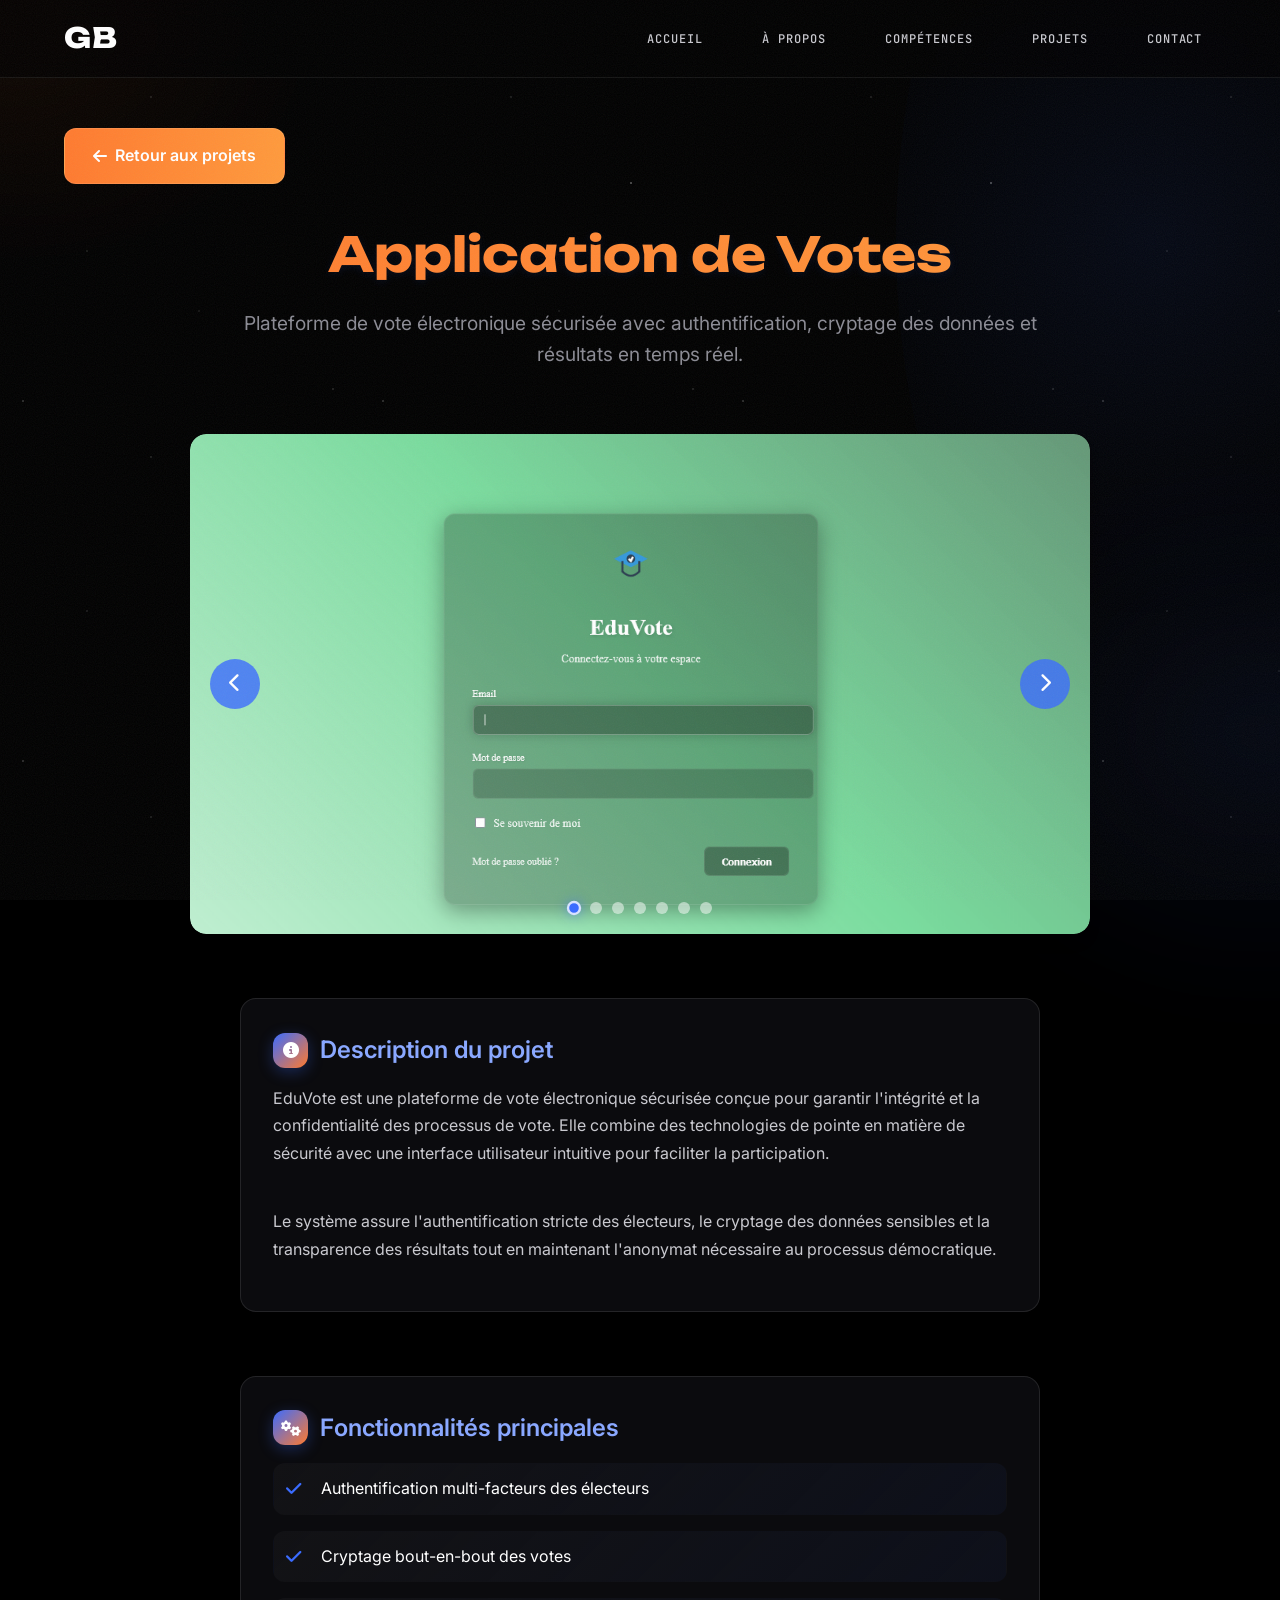
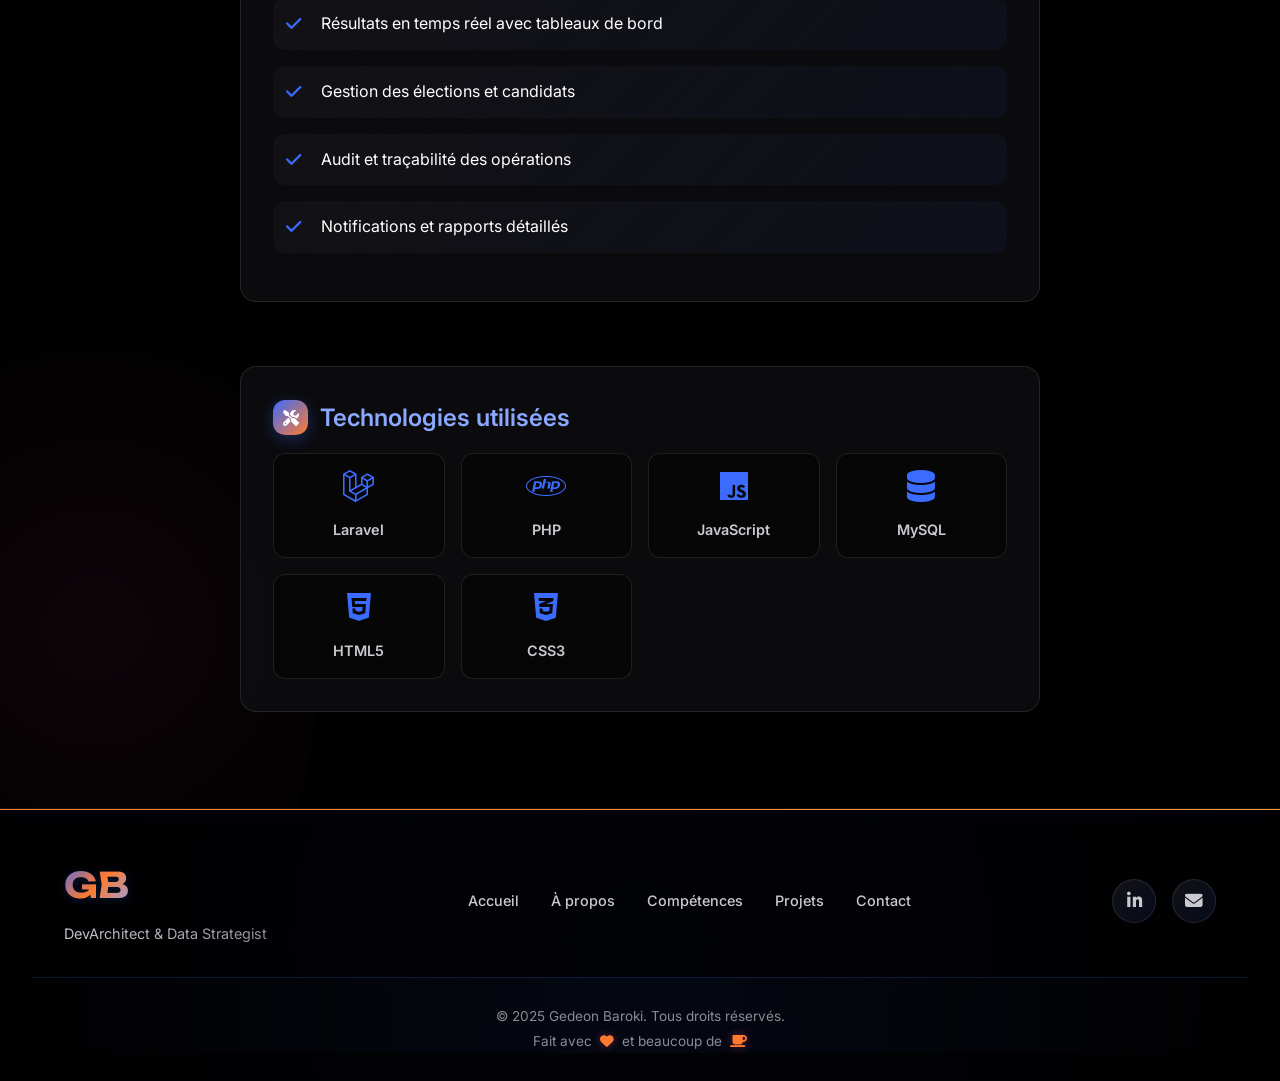
<file: projet-vote.html>
<!DOCTYPE html>
<html lang="fr">
<head>
    <meta charset="UTF-8">
    <meta name="viewport" content="width=device-width, initial-scale=1.0">
    <meta name="description" content="Application de Votes - Plateforme de vote électronique sécurisée par Gedeon Baroki">
    <meta name="keywords" content="Vote, électronique, sécurité, Laravel, PHP, JavaScript">
    <meta name="author" content="Gedeon Baroki">
    <title>Application de Votes | Gedeon Baroki</title>
    <link rel="icon" type="image/png" sizes="32x32" href="icons/favicon-32.png">
    <link rel="icon" type="image/png" sizes="48x48" href="icons/favicon-48.png">
    <link rel="icon" type="image/png" sizes="512x512" href="icons/icon-512.png">
    <link rel="apple-touch-icon" href="icons/apple-touch-icon.png">
    <meta name="theme-color" content="#000000">
    
    <!-- Google Fonts -->
    <link rel="preconnect" href="https://fonts.googleapis.com">
    <link rel="preconnect" href="https://fonts.gstatic.com" crossorigin>
    <link href="https://fonts.googleapis.com/css2?family=Inter:wght@300;400;500;600;700&family=JetBrains+Mono:wght@400;500&family=Unbounded:wght@500;600;700;800&display=swap" rel="stylesheet">
    
    <!-- Font Awesome -->
    <link rel="stylesheet" href="https://cdnjs.cloudflare.com/ajax/libs/font-awesome/6.4.0/css/all.min.css">
    
    <link rel="stylesheet" href="styles.css">
    
    <style>
        .project-detail {
            padding: 8rem 0 4rem;
        }
        
        .project-hero {
            text-align: center;
            margin-bottom: 4rem;
        }
        
        .project-hero h1 {
            font-family: var(--font-display);
            font-size: 3rem;
            font-weight: 700;
            margin-bottom: 1rem;
            background: var(--primary-gradient);
            -webkit-background-clip: text;
            -webkit-text-fill-color: transparent;
            background-clip: text;
        }
        
        .project-hero p {
            font-size: 1.2rem;
            color: var(--text-muted);
            max-width: 800px;
            margin: 0 auto 2rem;
        }
        
        .video-container {
            max-width: 900px;
            margin: 0 auto 4rem;
            border-radius: var(--radius-xl);
            overflow: hidden;
            box-shadow: var(--shadow-lg);
            background: var(--bg-secondary);
        }
        
        .video-wrapper {
            position: relative;
            padding-bottom: 56.25%;
            height: 0;
        }
        
        .video-wrapper video {
            position: absolute;
            top: 0;
            left: 0;
            width: 100%;
            height: 100%;
            object-fit: cover;
        }
        
        .project-info {
            max-width: 800px;
            margin: 0 auto;
        }
        
        .info-section {
            background: var(--bg-card);
            border: 1px solid var(--border-color);
            border-radius: var(--radius-xl);
            padding: 2rem;
            margin-bottom: 2rem;
        }
        
        .info-section h3 {
            font-size: 1.5rem;
            font-weight: 600;
            margin-bottom: 1rem;
            color: var(--primary-light);
        }
        
        .tech-grid {
            display: grid;
            grid-template-columns: repeat(auto-fit, minmax(150px, 1fr));
            gap: 1rem;
            margin-top: 1rem;
        }
        
        .tech-item {
            background: var(--bg-secondary);
            border: 1px solid var(--border-color);
            border-radius: var(--radius-lg);
            padding: 1rem;
            text-align: center;
            transition: var(--transition-normal);
        }
        
        .tech-item:hover {
            border-color: var(--primary);
            transform: translateY(-3px);
        }
        
        .tech-item i {
            font-size: 2rem;
            color: var(--primary);
            margin-bottom: 0.5rem;
        }
        
        .tech-item span {
            display: block;
            font-size: 0.9rem;
            color: var(--text-secondary);
        }
        
        .back-button {
            display: inline-flex;
            align-items: center;
            gap: 0.5rem;
            padding: 0.875rem 1.75rem;
            background: var(--primary-gradient);
            color: white;
            border-radius: var(--radius-lg);
            text-decoration: none;
            font-weight: 600;
            transition: var(--transition-normal);
            margin-bottom: 2rem;
        }
        
        .back-button:hover {
            transform: translateY(-2px);
            box-shadow: 0 6px 20px rgba(99, 102, 241, 0.5);
        }
        
        @media (max-width: 768px) {
            .project-detail {
                padding: 6rem 0 2rem;
            }
            
            .project-hero h1 {
                font-size: 2rem;
            }
            
            .info-section {
                padding: 1.5rem;
            }
        }
    </style>
</head>
<body>
    <!-- Navigation -->
    <nav class="navbar" id="navbar">
        <div class="nav-container">
            <a href="index.html" class="nav-logo">
                <span class="logo-text">GB</span>
            </a>
            <ul class="nav-menu" id="nav-menu">
                <li><a href="index.html#home" class="nav-link">Accueil</a></li>
                <li><a href="index.html#about" class="nav-link">À propos</a></li>
                <li><a href="index.html#skills" class="nav-link">Compétences</a></li>
                <li><a href="index.html#projects" class="nav-link">Projets</a></li>
                <li><a href="index.html#contact" class="nav-link">Contact</a></li>
            </ul>
            <div class="hamburger" id="hamburger">
                <span class="bar"></span>
                <span class="bar"></span>
                <span class="bar"></span>
            </div>
        </div>
    </nav>

    <!-- Project Detail Section -->
    <section class="project-detail">
        <div class="container">
            <a href="index.html#projects" class="back-button">
                <i class="fas fa-arrow-left"></i>
                Retour aux projets
            </a>
            
            <div class="project-hero">
                <h1>Application de Votes</h1>
                <p>
                    Plateforme de vote électronique sécurisée avec authentification, 
                    cryptage des données et résultats en temps réel.
                </p>
            </div>
            
            <div class="images-carousel">
                <div class="carousel-container">
                    <div class="carousel-slide active">
                        <img src="eduVote/EduVote - Connexion.png" alt="EduVote Connexion">
                    </div>
                    <div class="carousel-slide">
                        <img src="eduVote/EduVote_MENU.png" alt="EduVote Menu">
                    </div>
                    <div class="carousel-slide">
                        <img src="eduVote/EduVote - Dashboard.png" alt="EduVote Dashboard">
                    </div>
                    <div class="carousel-slide">
                        <img src="eduVote/EduVote - Liste des Étudiants — Mozilla Firefox 23_02_2026 12_09_49.png" alt="EduVote Liste Étudiants 1">
                    </div>
                    <div class="carousel-slide">
                        <img src="eduVote/EduVote - Liste des Étudiants — Mozilla Firefox 23_02_2026 12_13_52.png" alt="EduVote Liste Étudiants 2">
                    </div>
                    <div class="carousel-slide">
                        <img src="eduVote/EduVote - parametre.png" alt="EduVote Paramètres">
                    </div>
                    <div class="carousel-slide">
                        <img src="eduVote/EduVote -resulta.png" alt="EduVote Résultats">
                    </div>
                    <button class="carousel-prev" onclick="changeSlide(-1)">
                        <i class="fas fa-chevron-left"></i>
                    </button>
                    <button class="carousel-next" onclick="changeSlide(1)">
                        <i class="fas fa-chevron-right"></i>
                    </button>
                    <div class="carousel-indicators">
                        <span class="indicator active" onclick="goToSlide(0)"></span>
                        <span class="indicator" onclick="goToSlide(1)"></span>
                        <span class="indicator" onclick="goToSlide(2)"></span>
                        <span class="indicator" onclick="goToSlide(3)"></span>
                        <span class="indicator" onclick="goToSlide(4)"></span>
                        <span class="indicator" onclick="goToSlide(5)"></span>
                        <span class="indicator" onclick="goToSlide(6)"></span>
                    </div>
                </div>
            </div>
            
            <div class="project-info">
                <div class="info-section">
                    <h3><i class="fas fa-info-circle"></i> Description du projet</h3>
                    <p>
                        EduVote est une plateforme de vote électronique sécurisée conçue pour 
                        garantir l'intégrité et la confidentialité des processus de vote. 
                        Elle combine des technologies de pointe en matière de sécurité avec 
                        une interface utilisateur intuitive pour faciliter la participation.
                    </p>
                    <br>
                    <p>
                        Le système assure l'authentification stricte des électeurs, le cryptage 
                        des données sensibles et la transparence des résultats tout en maintenant 
                        l'anonymat nécessaire au processus démocratique.
                    </p>
                </div>
                
                <div class="info-section">
                    <h3><i class="fas fa-cogs"></i> Fonctionnalités principales</h3>
                    <ul style="list-style: none; padding: 0;">
                        <li style="margin-bottom: 1rem;">
                            <i class="fas fa-check" style="color: var(--primary); margin-right: 0.5rem;"></i>
                            Authentification multi-facteurs des électeurs
                        </li>
                        <li style="margin-bottom: 1rem;">
                            <i class="fas fa-check" style="color: var(--primary); margin-right: 0.5rem;"></i>
                            Cryptage bout-en-bout des votes
                        </li>
                        <li style="margin-bottom: 1rem;">
                            <i class="fas fa-check" style="color: var(--primary); margin-right: 0.5rem;"></i>
                            Résultats en temps réel avec tableaux de bord
                        </li>
                        <li style="margin-bottom: 1rem;">
                            <i class="fas fa-check" style="color: var(--primary); margin-right: 0.5rem;"></i>
                            Gestion des élections et candidats
                        </li>
                        <li style="margin-bottom: 1rem;">
                            <i class="fas fa-check" style="color: var(--primary); margin-right: 0.5rem;"></i>
                            Audit et traçabilité des opérations
                        </li>
                        <li style="margin-bottom: 1rem;">
                            <i class="fas fa-check" style="color: var(--primary); margin-right: 0.5rem;"></i>
                            Notifications et rapports détaillés
                        </li>
                    </ul>
                </div>
                
                <div class="info-section">
                    <h3><i class="fas fa-tools"></i> Technologies utilisées</h3>
                    <div class="tech-grid">
                        <div class="tech-item">
                            <i class="fab fa-laravel"></i>
                            <span>Laravel</span>
                        </div>
                        <div class="tech-item">
                            <i class="fab fa-php"></i>
                            <span>PHP</span>
                        </div>
                        <div class="tech-item">
                            <i class="fab fa-js"></i>
                            <span>JavaScript</span>
                        </div>
                        <div class="tech-item">
                            <i class="fas fa-database"></i>
                            <span>MySQL</span>
                        </div>
                        <div class="tech-item">
                            <i class="fab fa-html5"></i>
                            <span>HTML5</span>
                        </div>
                        <div class="tech-item">
                            <i class="fab fa-css3-alt"></i>
                            <span>CSS3</span>
                        </div>
                    </div>
                </div>
            </div>
        </div>
    </section>

    <!-- Footer -->
    <footer class="footer">
        <div class="container">
            <div class="footer-content">
                <div class="footer-brand">
                    <span class="footer-logo">GB</span>
                    <p class="footer-tagline">DevArchitect & Data Strategist</p>
                </div>
                <div class="footer-links">
                    <a href="index.html#home">Accueil</a>
                    <a href="index.html#about">À propos</a>
                    <a href="index.html#skills">Compétences</a>
                    <a href="index.html#projects">Projets</a>
                    <a href="index.html#contact">Contact</a>
                </div>
                <div class="footer-socials">
                                        <a href="https://www.linkedin.com/in/gedeon-baroki-63a558345/" target="_blank" aria-label="LinkedIn">
                        <i class="fab fa-linkedin-in"></i>
                    </a>
                    <a href="mailto:gedbaroki@gmail.com" aria-label="Email">
                        <i class="fas fa-envelope"></i>
                    </a>
                </div>
            </div>
            <div class="footer-bottom">
                <p>&copy; 2025 Gedeon Baroki. Tous droits réservés.</p>
                <p class="footer-credit">Fait avec <i class="fas fa-heart"></i> et beaucoup de <i class="fas fa-coffee"></i></p>
            </div>
        </div>
    </footer>

    <script src="script.js"></script>
</body>
</html>
</file>
<file: styles.css>
/* ============================================
   PORTFOLIO GEDEON BAROKI - STYLES CSS
   Modern, Elegant & Professional Design
   ============================================ */

/* CSS Variables */
:root {
    /* Primary Colors */
    --primary: #6366f1;
    --primary-dark: #4f46e5;
    --primary-light: #818cf8;
    --primary-gradient: linear-gradient(135deg, #6366f1 0%, #8b5cf6 50%, #a855f7 100%);
    --gradient-2: linear-gradient(135deg, #667eea 0%, #764ba2 100%);
    --gradient-3: linear-gradient(135deg, #f093fb 0%, #f5576c 100%);
    --gradient-4: linear-gradient(135deg, #4facfe 0%, #00f2fe 100%);
    
    /* Secondary Colors */
    --secondary: #06b6d4;
    --secondary-dark: #0891b2;
    --secondary-light: #67e8f9;
    
    /* Accent Colors */
    --accent: #f59e0b;
    --accent-light: #fbbf24;
    --accent-2: #10b981;
    --accent-3: #ef4444;
    
    /* Neutral Colors */
    --bg-primary: #0f172a;
    --bg-secondary: #1e293b;
    --bg-tertiary: #334155;
    --bg-card: rgba(12, 12, 14, 0.8);
    --bg-glass: rgba(255, 255, 255, 0.05);
    
    /* Text Colors */
    --text-primary: #f8fafc;
    --text-secondary: #cbd5e1;
    --text-muted: #94a3b8;
    
    /* Border & Shadow */
    --border-color: rgba(59, 108, 255, 0.2);
    --shadow-sm: 0 1px 2px 0 rgba(0, 0, 0, 0.05);
    --shadow-md: 0 4px 6px -1px rgba(0, 0, 0, 0.1), 0 2px 4px -1px rgba(0, 0, 0, 0.06);
    --shadow-lg: 0 10px 15px -3px rgba(0, 0, 0, 0.1), 0 4px 6px -2px rgba(0, 0, 0, 0.05);
    --shadow-xl: 0 20px 25px -5px rgba(0, 0, 0, 0.1), 0 10px 10px -5px rgba(0, 0, 0, 0.04);
    --shadow-glow: 0 0 40px rgba(59, 108, 255, 0.3);
    --shadow-glow-2: 0 0 60px rgba(255, 122, 47, 0.4);
    --shadow-glow-accent: 0 0 50px rgba(245, 158, 11, 0.3);
    
    /* Typography */
    --font-primary: 'Inter', -apple-system, BlinkMacSystemFont, sans-serif;
    --font-display: 'Playfair Display', Georgia, serif;
    
    /* Spacing */
    --section-padding: 6rem;
    --container-max-width: 1200px;
    
    /* Transitions */
    --transition-fast: 0.2s ease;
    --transition-normal: 0.3s ease;
    --transition-slow: 0.5s ease;
    --transition-bounce: 0.6s cubic-bezier(0.68, -0.55, 0.265, 1.55);
    
    /* Border Radius */
    --radius-sm: 0.375rem;
    --radius-md: 0.5rem;
    --radius-lg: 0.75rem;
    --radius-xl: 1rem;
    --radius-2xl: 1.5rem;
    --radius-full: 9999px;
}

/* Reset & Base Styles */
*, *::before, *::after {
    margin: 0;
    padding: 0;
    box-sizing: border-box;
}

html {
    scroll-behavior: smooth;
    font-size: 16px;
}

body {
    font-family: var(--font-primary);
    background-color: var(--bg-primary);
    color: var(--text-primary);
    line-height: 1.6;
    overflow-x: hidden;
}

a {
    text-decoration: none;
    color: inherit;
    transition: var(--transition-normal);
}

ul {
    list-style: none;
}

img {
    max-width: 100%;
    height: auto;
    display: block;
}

/* Container */
.container {
    max-width: var(--container-max-width);
    margin: 0 auto;
    padding: 0 1.5rem;
}

/* ============================================
   NAVIGATION
   ============================================ */
.navbar {
    position: fixed;
    top: 0;
    left: 0;
    width: 100%;
    z-index: 1000;
    padding: 1rem 0;
    transition: var(--transition-normal);
    background: transparent;
}

.navbar.scrolled {
    background: rgba(0, 0, 0, 0.95);
    backdrop-filter: blur(10px);
    box-shadow: var(--shadow-md);
    padding: 0.75rem 0;
}

.nav-container {
    max-width: var(--container-max-width);
    margin: 0 auto;
    padding: 0 1.5rem;
    display: flex;
    justify-content: space-between;
    align-items: center;
}

.nav-logo {
    display: flex;
    align-items: center;
}

.logo-text {
    font-family: var(--font-display);
    font-size: 1.75rem;
    font-weight: 700;
    background: var(--primary-gradient);
    -webkit-background-clip: text;
    -webkit-text-fill-color: transparent;
    background-clip: text;
}

.nav-menu {
    display: flex;
    gap: 2rem;
}

.nav-link {
    font-size: 0.9rem;
    font-weight: 500;
    color: var(--text-secondary);
    position: relative;
    padding: 0.5rem 0;
}

.nav-link::after {
    content: '';
    position: absolute;
    bottom: 0;
    left: 0;
    width: 0;
    height: 2px;
    background: var(--primary-gradient);
    transition: var(--transition-normal);
}

.nav-link:hover,
.nav-link.active {
    color: var(--text-primary);
}

.nav-link:hover::after,
.nav-link.active::after {
    width: 100%;
}

/* Hamburger Menu */
.hamburger {
    display: none;
    flex-direction: column;
    gap: 5px;
    cursor: pointer;
    padding: 0.5rem;
}

.bar {
    width: 25px;
    height: 2px;
    background: var(--text-primary);
    transition: var(--transition-normal);
    border-radius: 2px;
}

.hamburger.active .bar:nth-child(1) {
    transform: rotate(45deg) translate(5px, 5px);
}

.hamburger.active .bar:nth-child(2) {
    opacity: 0;
}

.hamburger.active .bar:nth-child(3) {
    transform: rotate(-45deg) translate(5px, -5px);
}

/* ============================================
   HERO SECTION
   ============================================ */
.hero {
    min-height: 100vh;
    display: flex;
    align-items: center;
    position: relative;
    overflow: hidden;
    padding-top: 80px;
}

.hero-background {
    position: absolute;
    top: 0;
    left: 0;
    width: 100%;
    height: 100%;
    overflow: hidden;
    z-index: 0;
}

.gradient-orb {
    position: absolute;
    border-radius: 50%;
    filter: blur(80px);
    opacity: 0.5;
    animation: float 20s ease-in-out infinite;
}

.orb-1 {
    width: 500px;
    height: 500px;
    background: var(--primary);
    top: -10%;
    right: -10%;
    animation-delay: 0s;
}

.orb-2 {
    width: 400px;
    height: 400px;
    background: var(--secondary);
    bottom: -10%;
    left: -10%;
    animation-delay: -7s;
}

.orb-3 {
    width: 300px;
    height: 300px;
    background: var(--accent);
    top: 50%;
    left: 30%;
    animation-delay: -14s;
    opacity: 0.3;
}

@keyframes float {
    0%, 100% {
        transform: translate(0, 0) scale(1);
    }
    25% {
        transform: translate(30px, -30px) scale(1.05);
    }
    50% {
        transform: translate(-20px, 20px) scale(0.95);
    }
    75% {
        transform: translate(-30px, -20px) scale(1.02);
    }
}

.hero-container {
    position: relative;
    z-index: 1;
    width: 100%;
    max-width: var(--container-max-width);
    margin: 0 auto;
    padding: 0 1.5rem;
}

.hero-content {
    display: grid;
    grid-template-columns: 1fr 1fr;
    gap: 4rem;
    align-items: center;
}

.hero-greeting {
    font-size: 1.1rem;
    color: var(--primary-light);
    font-weight: 500;
    margin-bottom: 0.5rem;
    opacity: 0;
    animation: fadeInUp 0.6s ease forwards;
}

.hero-name {
    font-family: var(--font-display);
    font-size: 4rem;
    font-weight: 700;
    line-height: 1.1;
    margin-bottom: 1rem;
    opacity: 0;
    animation: fadeInUp 0.6s ease 0.2s forwards;
}

.hero-name .highlight {
    background: var(--primary-gradient);
    -webkit-background-clip: text;
    -webkit-text-fill-color: transparent;
    background-clip: text;
}

.hero-title {
    font-size: 1.5rem;
    font-weight: 600;
    color: var(--text-secondary);
    margin-bottom: 1.5rem;
    min-height: 2rem;
    opacity: 0;
    animation: fadeInUp 0.6s ease 0.4s forwards;
}

.typewriter {
    color: var(--secondary);
}

.cursor {
    color: var(--primary);
    animation: blink 1s step-end infinite;
}

@keyframes blink {
    50% {
        opacity: 0;
    }
}

.hero-description {
    font-size: 1.1rem;
    color: var(--text-muted);
    max-width: 500px;
    margin-bottom: 2rem;
    opacity: 0;
    animation: fadeInUp 0.6s ease 0.6s forwards;
}

.hero-buttons {
    display: flex;
    gap: 1rem;
    margin-bottom: 2rem;
    opacity: 0;
    animation: fadeInUp 0.6s ease 0.8s forwards;
}

.btn {
    display: inline-flex;
    align-items: center;
    gap: 0.5rem;
    padding: 0.875rem 1.75rem;
    font-size: 0.95rem;
    font-weight: 600;
    border-radius: var(--radius-lg);
    transition: var(--transition-normal);
    cursor: pointer;
    border: none;
}

.btn-primary {
    background: var(--primary-gradient);
    color: white;
    box-shadow: 0 4px 15px rgba(59, 108, 255, 0.4);
}

.btn-primary:hover {
    transform: translateY(-2px);
    box-shadow: 0 6px 20px rgba(59, 108, 255, 0.5);
}

.btn-secondary {
    background: transparent;
    color: var(--text-primary);
    border: 2px solid var(--border-color);
}

.btn-secondary:hover {
    border-color: var(--primary);
    background: rgba(59, 108, 255, 0.1);
}

.btn-full {
    width: 100%;
    justify-content: center;
}

.hero-socials {
    display: flex;
    gap: 1rem;
    opacity: 0;
    animation: fadeInUp 0.6s ease 1s forwards;
}

.social-link {
    width: 45px;
    height: 45px;
    display: flex;
    align-items: center;
    justify-content: center;
    border-radius: var(--radius-full);
    background: var(--bg-secondary);
    color: var(--text-secondary);
    font-size: 1.1rem;
    transition: var(--transition-normal);
    border: 1px solid var(--border-color);
}

.social-link:hover {
    background: var(--primary);
    color: white;
    border-color: var(--primary);
    transform: translateY(-3px);
}

/* Hero Image */
.hero-image {
    display: flex;
    justify-content: center;
    align-items: center;
    opacity: 0;
    animation: fadeIn 0.8s ease 0.5s forwards;
}

.image-container {
    position: relative;
    width: 400px;
    height: 400px;
}

.image-frame {
    width: 100%;
    height: 100%;
    border-radius: var(--radius-xl);
    overflow: hidden;
    position: relative;
    border: 3px solid transparent;
    background: var(--primary-gradient);
    padding: 3px;
}

.profile-img {
    width: 100%;
    height: 100%;
    object-fit: cover;
    object-position: center bottom; /* Cadrage sur le visage/buste de la nouvelle photo */
    border-radius: calc(var(--radius-xl) - 3px);
    transition: var(--transition-slow);
}

.image-frame:hover .profile-img {
    transform: scale(1.05);
}

.floating-card {
    position: absolute;
    background: var(--bg-card);
    backdrop-filter: blur(10px);
    padding: 0.75rem 1rem;
    border-radius: var(--radius-lg);
    display: flex;
    align-items: center;
    gap: 0.5rem;
    font-size: 0.85rem;
    font-weight: 500;
    color: var(--text-primary);
    border: 1px solid var(--border-color);
    box-shadow: var(--shadow-lg);
    animation: floatCard 3s ease-in-out infinite;
}

.floating-card i {
    color: var(--primary);
    font-size: 1rem;
}

.card-1 {
    top: 10%;
    right: -20px;
    animation-delay: 0s;
}

.card-2 {
    bottom: 20%;
    left: -30px;
    animation-delay: -1s;
}

.card-3 {
    bottom: 5%;
    right: 10%;
    animation-delay: -2s;
}

@keyframes floatCard {
    0%, 100% {
        transform: translateY(0);
    }
    50% {
        transform: translateY(-10px);
    }
}

/* Scroll Indicator */
.scroll-indicator {
    position: absolute;
    bottom: 2rem;
    left: 50%;
    transform: translateX(-50%);
    display: flex;
    flex-direction: column;
    align-items: center;
    gap: 0.5rem;
    color: var(--text-muted);
    font-size: 0.8rem;
    opacity: 0;
    animation: fadeIn 0.6s ease 1.2s forwards;
}

.mouse {
    width: 24px;
    height: 40px;
    border: 2px solid var(--text-muted);
    border-radius: 12px;
    position: relative;
}

.wheel {
    width: 4px;
    height: 8px;
    background: var(--primary);
    border-radius: 2px;
    position: absolute;
    top: 8px;
    left: 50%;
    transform: translateX(-50%);
    animation: scrollWheel 1.5s ease-in-out infinite;
}

@keyframes scrollWheel {
    0% {
        opacity: 1;
        transform: translateX(-50%) translateY(0);
    }
    100% {
        opacity: 0;
        transform: translateX(-50%) translateY(12px);
    }
}

@keyframes fadeInUp {
    from {
        opacity: 0;
        transform: translateY(20px);
    }
    to {
        opacity: 1;
        transform: translateY(0);
    }
}

@keyframes fadeIn {
    from {
        opacity: 0;
    }
    to {
        opacity: 1;
    }
}

/* ============================================
   SECTION STYLES
   ============================================ */
section {
    padding: var(--section-padding) 0;
    position: relative;
}

.section-header {
    text-align: center;
    margin-bottom: 4rem;
}

.section-tag {
    display: inline-block;
    font-size: 0.85rem;
    font-weight: 600;
    text-transform: uppercase;
    letter-spacing: 2px;
    color: var(--primary-light);
    margin-bottom: 0.75rem;
}

.section-title {
    font-family: var(--font-display);
    font-size: 2.75rem;
    font-weight: 700;
    margin-bottom: 1rem;
}

.section-line {
    width: 60px;
    height: 4px;
    background: var(--primary-gradient);
    margin: 0 auto;
    border-radius: 2px;
}

/* ============================================
   ABOUT SECTION
   ============================================ */
.about {
    background: var(--bg-secondary);
}

.about-content {
    display: grid;
    grid-template-columns: 1.2fr 0.8fr;
    gap: 4rem;
    align-items: start;
}

.about-quote {
    position: relative;
    margin-bottom: 2.5rem;
}

.quote-icon {
    font-size: 2.5rem;
    color: var(--primary);
    opacity: 0.3;
    margin-bottom: 1rem;
}

.poem-text {
    font-family: var(--font-display);
    font-size: 1.15rem;
    line-height: 1.8;
    color: var(--text-secondary);
    font-style: italic;
    margin-bottom: 1rem;
}

.about-info {
    display: flex;
    flex-direction: column;
    gap: 1rem;
    margin-bottom: 2.5rem;
}

.info-item {
    display: flex;
    align-items: center;
    gap: 0.75rem;
    color: var(--text-muted);
    font-size: 0.95rem;
}

.info-item i {
    color: var(--primary);
    width: 20px;
}

.about-stats {
    display: flex;
    gap: 2rem;
}

.stat-item {
    text-align: center;
}

.stat-number {
    font-family: var(--font-display);
    font-size: 2.5rem;
    font-weight: 700;
    background: var(--primary-gradient);
    -webkit-background-clip: text;
    -webkit-text-fill-color: transparent;
    background-clip: text;
}

.stat-label {
    display: block;
    font-size: 0.85rem;
    color: var(--text-muted);
    margin-top: 0.25rem;
}

/* Interests */
.interests-title,
.languages-title {
    font-size: 1.25rem;
    font-weight: 600;
    margin-bottom: 1.5rem;
    color: var(--text-primary);
}

.interests-grid {
    display: grid;
    grid-template-columns: repeat(3, 1fr);
    gap: 1rem;
    margin-bottom: 2.5rem;
}

.interest-card {
    background: var(--bg-card);
    border: 1px solid var(--border-color);
    border-radius: var(--radius-lg);
    padding: 1.25rem;
    text-align: center;
    transition: var(--transition-normal);
}

.interest-card:hover {
    transform: translateY(-5px);
    border-color: var(--primary);
    box-shadow: var(--shadow-glow);
}

.interest-icon {
    width: 50px;
    height: 50px;
    background: var(--primary-gradient);
    border-radius: var(--radius-full);
    display: flex;
    align-items: center;
    justify-content: center;
    margin: 0 auto 0.75rem;
}

.interest-icon i {
    font-size: 1.25rem;
    color: white;
}

.interest-card span {
    font-size: 0.85rem;
    color: var(--text-secondary);
}

/* Languages */
.language-items {
    display: flex;
    flex-direction: column;
    gap: 1rem;
}

.language-item {
    display: flex;
    align-items: center;
    gap: 1rem;
}

.lang-name {
    width: 80px;
    font-size: 0.9rem;
    color: var(--text-secondary);
}

.lang-level {
    flex: 1;
    height: 6px;
    background: var(--bg-tertiary);
    border-radius: 3px;
    overflow: hidden;
}

.lang-progress {
    height: 100%;
    background: var(--primary-gradient);
    border-radius: 3px;
    transition: width 1s ease;
}

.lang-status {
    width: 70px;
    text-align: right;
    font-size: 0.85rem;
    color: var(--text-muted);
}

/* ============================================
   SKILLS SECTION
   ============================================ */
.skills-content {
    display: flex;
    flex-direction: column;
    gap: 3rem;
}

.skill-category {
    background: var(--bg-card);
    border: 1px solid var(--border-color);
    border-radius: var(--radius-xl);
    padding: 2rem;
    transition: var(--transition-normal);
}

.skill-category:hover {
    border-color: var(--primary);
    box-shadow: var(--shadow-glow);
}

.category-header {
    display: flex;
    align-items: center;
    gap: 1rem;
    margin-bottom: 1.5rem;
}

.category-icon {
    width: 50px;
    height: 50px;
    background: var(--primary-gradient);
    border-radius: var(--radius-lg);
    display: flex;
    align-items: center;
    justify-content: center;
}

.category-icon i {
    font-size: 1.25rem;
    color: white;
}

.category-title {
    font-size: 1.25rem;
    font-weight: 600;
}

.skills-grid {
    display: flex;
    flex-wrap: wrap;
    gap: 1rem;
}

.skill-item {
    display: flex;
    align-items: center;
    gap: 0.75rem;
    background: var(--bg-secondary);
    border: 1px solid var(--border-color);
    border-radius: var(--radius-lg);
    padding: 0.75rem 1.25rem;
    transition: var(--transition-normal);
    cursor: default;
}

.skill-item:hover {
    background: var(--primary);
    border-color: var(--primary);
    transform: translateY(-3px);
}

.skill-icon {
    font-size: 1.25rem;
    color: var(--primary-light);
    transition: var(--transition-normal);
}

.skill-item:hover .skill-icon {
    color: white;
}

.skill-name {
    font-size: 0.9rem;
    font-weight: 500;
    color: var(--text-secondary);
    transition: var(--transition-normal);
}

.skill-item:hover .skill-name {
    color: white;
}

/* ============================================
   PROJECTS SECTION
   ============================================ */
.projects {
    background: var(--bg-secondary);
}

.projects-grid {
    display: grid;
    grid-template-columns: repeat(auto-fit, minmax(320px, 1fr));
    gap: 2rem;
}

.project-card {
    background: var(--bg-card);
    border: 1px solid var(--border-color);
    border-radius: var(--radius-xl);
    overflow: hidden;
    transition: var(--transition-normal);
}

.project-card:hover {
    transform: translateY(-10px);
    border-color: var(--primary);
    box-shadow: var(--shadow-glow);
}

.project-card.featured {
    grid-column: span 2;
}

.project-image {
    position: relative;
    height: 200px;
    background: var(--bg-tertiary);
    display: flex;
    align-items: center;
    justify-content: center;
    overflow: hidden;
}

.project-icon {
    font-size: 4rem;
    color: var(--primary);
    opacity: 0.5;
    transition: var(--transition-normal);
}

.project-card:hover .project-icon {
    opacity: 0.2;
    transform: scale(1.2);
}

.project-overlay {
    position: absolute;
    top: 0;
    left: 0;
    width: 100%;
    height: 100%;
    background: rgba(59, 108, 255, 0.9);
    display: flex;
    align-items: center;
    justify-content: center;
    opacity: 0;
    transition: var(--transition-normal);
}

.project-card:hover .project-overlay {
    opacity: 1;
}

.project-links {
    display: flex;
    gap: 1rem;
}

.project-link {
    width: 50px;
    height: 50px;
    background: white;
    border-radius: var(--radius-full);
    display: flex;
    align-items: center;
    justify-content: center;
    color: var(--primary);
    font-size: 1.25rem;
    transition: var(--transition-normal);
}

.project-link:hover {
    transform: scale(1.1);
    box-shadow: var(--shadow-lg);
}

.project-content {
    padding: 1.5rem;
}

.featured-badge {
    display: inline-flex;
    align-items: center;
    gap: 0.5rem;
    background: var(--accent);
    color: var(--bg-primary);
    font-size: 0.75rem;
    font-weight: 600;
    padding: 0.25rem 0.75rem;
    border-radius: var(--radius-full);
    margin-bottom: 0.75rem;
}

.project-title {
    font-size: 1.25rem;
    font-weight: 600;
    margin-bottom: 0.75rem;
}

.project-description {
    font-size: 0.9rem;
    color: var(--text-muted);
    line-height: 1.6;
    margin-bottom: 1rem;
}

.project-tech {
    display: flex;
    flex-wrap: wrap;
    gap: 0.5rem;
}

.tech-tag {
    font-size: 0.75rem;
    font-weight: 500;
    color: var(--primary-light);
    background: rgba(59, 108, 255, 0.1);
    padding: 0.25rem 0.75rem;
    border-radius: var(--radius-full);
    border: 1px solid var(--border-color);
}

/* ============================================
   PROJECT DETAIL STYLES
   ============================================ */
.project-detail {
    padding: var(--section-padding) 0;
    background: linear-gradient(135deg, var(--bg-primary) 0%, rgba(59, 108, 255, 0.02) 50%, var(--bg-primary) 100%);
    position: relative;
    overflow: hidden;
}

.project-detail::before {
    content: '';
    position: absolute;
    top: -10%;
    right: -10%;
    width: 40%;
    height: 40%;
    background: radial-gradient(circle, rgba(59, 108, 255, 0.08) 0%, transparent 70%);
    border-radius: 50%;
    animation: float 15s ease-in-out infinite;
}

.project-detail::after {
    content: '';
    position: absolute;
    bottom: -10%;
    left: -10%;
    width: 35%;
    height: 35%;
    background: radial-gradient(circle, rgba(236, 72, 153, 0.06) 0%, transparent 70%);
    border-radius: 50%;
    animation: float 20s ease-in-out infinite reverse;
}

.back-button {
    display: inline-flex;
    align-items: center;
    gap: 0.5rem;
    padding: 0.75rem 1.5rem;
    background: linear-gradient(135deg, var(--bg-tertiary) 0%, rgba(59, 108, 255, 0.1) 100%);
    border: 1px solid var(--border-color);
    border-radius: var(--radius-lg);
    color: var(--text-secondary);
    text-decoration: none;
    font-weight: 500;
    transition: var(--transition-normal);
    margin-bottom: 2rem;
    position: relative;
    overflow: hidden;
}

.back-button::before {
    content: '';
    position: absolute;
    top: 0;
    left: -100%;
    width: 100%;
    height: 100%;
    background: linear-gradient(90deg, transparent, rgba(59, 108, 255, 0.1), transparent);
    transition: var(--transition-normal);
}

.back-button:hover {
    color: var(--primary);
    border-color: var(--primary);
    transform: translateX(-5px);
    box-shadow: 0 4px 15px rgba(59, 108, 255, 0.2);
}

.back-button:hover::before {
    left: 100%;
}

.project-hero {
    text-align: center;
    margin-bottom: 3rem;
    position: relative;
    z-index: 1;
}

.status-badge {
    display: inline-flex;
    align-items: center;
    gap: 0.5rem;
    background: linear-gradient(135deg, var(--accent) 0%, var(--primary) 100%);
    color: var(--bg-primary);
    font-size: 0.75rem;
    font-weight: 600;
    padding: 0.5rem 1rem;
    border-radius: 9999px;
    margin-bottom: 1.5rem;
    box-shadow: 0 4px 15px rgba(236, 72, 153, 0.3);
    animation: pulse 2s ease-in-out infinite;
}

.project-hero h1 {
    font-size: 2.5rem;
    font-weight: 700;
    background: linear-gradient(135deg, var(--text-primary) 0%, var(--primary) 50%, var(--accent) 100%);
    -webkit-background-clip: text;
    -webkit-text-fill-color: transparent;
    background-clip: text;
    margin-bottom: 1rem;
    filter: drop-shadow(0 2px 4px rgba(59, 108, 255, 0.1));
}

.project-hero p {
    font-size: 1.1rem;
    color: var(--text-secondary);
    max-width: 600px;
    margin: 0 auto;
    line-height: 1.6;
}

.video-container {
    margin-bottom: 3rem;
    position: relative;
    z-index: 1;
}

.video-wrapper {
    position: relative;
    border-radius: var(--radius-xl);
    overflow: hidden;
    box-shadow: 0 20px 40px rgba(0, 0, 0, 0.2);
    background: var(--bg-tertiary);
    border: 2px solid var(--border-color);
}

.video-wrapper::before {
    content: '';
    position: absolute;
    top: 0;
    left: 0;
    right: 0;
    bottom: 0;
    background: linear-gradient(135deg, rgba(59, 108, 255, 0.1) 0%, rgba(236, 72, 153, 0.05) 100%);
    pointer-events: none;
    opacity: 0;
    transition: var(--transition-normal);
}

.video-wrapper:hover::before {
    opacity: 1;
}

.video-wrapper video {
    width: 100%;
    height: auto;
    display: block;
    border-radius: var(--radius-xl);
}

.project-info {
    display: grid;
    gap: 2rem;
    position: relative;
    z-index: 1;
}

.info-section {
    background: linear-gradient(135deg, var(--bg-card) 0%, rgba(59, 108, 255, 0.02) 100%);
    border: 1px solid var(--border-color);
    border-radius: var(--radius-xl);
    padding: 2rem;
    position: relative;
    overflow: hidden;
    transition: var(--transition-normal);
}

.info-section::before {
    content: '';
    position: absolute;
    top: 0;
    left: 0;
    right: 0;
    height: 3px;
    background: linear-gradient(90deg, var(--primary) 0%, var(--accent) 100%);
    opacity: 0;
    transition: var(--transition-normal);
}

.info-section:hover {
    transform: translateY(-5px);
    box-shadow: 0 15px 35px rgba(59, 108, 255, 0.15);
    border-color: rgba(59, 108, 255, 0.3);
}

.info-section:hover::before {
    opacity: 1;
}

.info-section h3 {
    display: flex;
    align-items: center;
    gap: 0.75rem;
    font-size: 1.3rem;
    font-weight: 600;
    color: var(--text-primary);
    margin-bottom: 1.5rem;
    position: relative;
}

.info-section h3 i {
    width: 35px;
    height: 35px;
    background: linear-gradient(135deg, var(--primary) 0%, var(--accent) 100%);
    color: white;
    border-radius: var(--radius-lg);
    display: flex;
    align-items: center;
    justify-content: center;
    font-size: 1rem;
    box-shadow: 0 4px 15px rgba(59, 108, 255, 0.3);
}

.info-section p {
    color: var(--text-secondary);
    line-height: 1.7;
    margin-bottom: 1rem;
}

.info-section ul {
    list-style: none;
    padding: 0;
}

.info-section li {
    display: flex;
    align-items: center;
    gap: 0.75rem;
    padding: 0.75rem;
    margin-bottom: 0.75rem;
    background: linear-gradient(135deg, var(--bg-tertiary) 0%, rgba(59, 108, 255, 0.05) 100%);
    border-radius: var(--radius-lg);
    border: 1px solid transparent;
    transition: var(--transition-normal);
}

.info-section li:hover {
    background: linear-gradient(135deg, var(--bg-tertiary) 0%, rgba(59, 108, 255, 0.1) 100%);
    border-color: rgba(59, 108, 255, 0.2);
    transform: translateX(5px);
}

.info-section li i {
    color: var(--primary);
    font-size: 1.1rem;
    flex-shrink: 0;
}

.tech-grid {
    display: grid;
    grid-template-columns: repeat(auto-fit, minmax(140px, 1fr));
    gap: 1rem;
}

.tech-item {
    display: flex;
    flex-direction: column;
    align-items: center;
    gap: 0.5rem;
    padding: 1.25rem;
    background: linear-gradient(135deg, var(--bg-tertiary) 0%, rgba(59, 108, 255, 0.05) 100%);
    border: 1px solid var(--border-color);
    border-radius: var(--radius-lg);
    transition: var(--transition-normal);
    position: relative;
    overflow: hidden;
}

.tech-item::before {
    content: '';
    position: absolute;
    top: 0;
    left: 0;
    right: 0;
    bottom: 0;
    background: linear-gradient(135deg, var(--primary) 0%, var(--accent) 100%);
    opacity: 0;
    transition: var(--transition-normal);
}

.tech-item:hover {
    transform: translateY(-5px) scale(1.05);
    box-shadow: 0 10px 25px rgba(59, 108, 255, 0.25);
    border-color: var(--primary);
}

.tech-item:hover::before {
    opacity: 0.1;
}

.tech-item:hover i,
.tech-item:hover span {
    color: var(--primary);
    transform: scale(1.1);
}

.tech-item i {
    font-size: 2rem;
    color: var(--text-secondary);
    transition: var(--transition-normal);
    position: relative;
    z-index: 1;
}

.tech-item span {
    font-size: 0.9rem;
    font-weight: 600;
    color: var(--text-secondary);
    transition: var(--transition-normal);
    position: relative;
    z-index: 1;
}

/* Responsive pour les projets */
@media (max-width: 768px) {
    .project-hero h1 {
        font-size: 2rem;
    }
    
    .info-section {
        padding: 1.5rem;
    }
    
    .tech-grid {
        grid-template-columns: repeat(auto-fit, minmax(120px, 1fr));
        gap: 0.75rem;
    }
    
    .tech-item {
        padding: 1rem;
    }
    
    .tech-item i {
        font-size: 1.5rem;
    }
}

/* ============================================
   EXPERIENCE SECTION
   ============================================ */
.timeline {
    position: relative;
    max-width: 800px;
    margin: 0 auto;
}

.timeline::before {
    content: '';
    position: absolute;
    left: 30px;
    top: 0;
    bottom: 0;
    width: 2px;
    background: var(--primary-gradient);
}

.timeline-item {
    position: relative;
    padding-left: 80px;
    padding-bottom: 3rem;
}

.timeline-item:last-child {
    padding-bottom: 0;
}

.timeline-marker {
    position: absolute;
    left: 10px;
    top: 0;
    width: 40px;
    height: 40px;
    background: var(--primary-gradient);
    border-radius: var(--radius-full);
    display: flex;
    align-items: center;
    justify-content: center;
    color: white;
    font-size: 1rem;
    box-shadow: var(--shadow-glow);
}

.timeline-content {
    background: var(--bg-card);
    border: 1px solid var(--border-color);
    border-radius: var(--radius-xl);
    padding: 1.5rem;
    transition: var(--transition-normal);
}

.timeline-content:hover {
    border-color: var(--primary);
    transform: translateX(5px);
}

.timeline-date {
    display: flex;
    align-items: center;
    gap: 0.5rem;
    font-size: 0.85rem;
    color: var(--primary-light);
    font-weight: 500;
    margin-bottom: 0.5rem;
}

.timeline-title {
    font-size: 1.25rem;
    font-weight: 600;
    margin-bottom: 0.25rem;
}

.timeline-company {
    font-size: 1rem;
    color: var(--text-secondary);
    font-weight: 500;
    margin-bottom: 0.75rem;
}

.timeline-description {
    font-size: 0.9rem;
    color: var(--text-muted);
    line-height: 1.6;
    margin-bottom: 1rem;
}

.timeline-tags {
    display: flex;
    flex-wrap: wrap;
    gap: 0.5rem;
}

.timeline-tags span {
    font-size: 0.75rem;
    color: var(--text-muted);
    background: var(--bg-tertiary);
    padding: 0.25rem 0.75rem;
    border-radius: var(--radius-full);
}

/* ============================================
   EDUCATION SECTION
   ============================================ */
.education {
    background: var(--bg-secondary);
}

.education-grid {
    display: grid;
    grid-template-columns: repeat(auto-fit, minmax(350px, 1fr));
    gap: 2rem;
}

.education-card {
    background: var(--bg-card);
    border: 1px solid var(--border-color);
    border-radius: var(--radius-xl);
    padding: 2rem;
    position: relative;
    transition: var(--transition-normal);
}

.education-card:hover {
    border-color: var(--primary);
    box-shadow: var(--shadow-glow);
    transform: translateY(-5px);
}

.education-card.current {
    border-color: var(--primary);
    background: linear-gradient(135deg, rgba(59, 108, 255, 0.1) 0%, rgba(255, 122, 47, 0.05) 100%);
}

.education-icon {
    width: 60px;
    height: 60px;
    background: var(--primary-gradient);
    border-radius: var(--radius-lg);
    display: flex;
    align-items: center;
    justify-content: center;
    margin-bottom: 1.5rem;
}

.education-icon i {
    font-size: 1.5rem;
    color: white;
}

.education-status {
    display: inline-block;
    font-size: 0.75rem;
    font-weight: 600;
    text-transform: uppercase;
    letter-spacing: 1px;
    color: var(--primary-light);
    background: rgba(59, 108, 255, 0.1);
    padding: 0.25rem 0.75rem;
    border-radius: var(--radius-full);
    margin-bottom: 1rem;
}

.education-status.completed {
    color: var(--secondary);
    background: rgba(6, 182, 212, 0.1);
}

.education-title {
    font-size: 1.25rem;
    font-weight: 600;
    margin-bottom: 0.5rem;
    line-height: 1.4;
}

.education-school {
    font-size: 1rem;
    color: var(--text-secondary);
    font-weight: 500;
    margin-bottom: 0.75rem;
}

.education-date {
    display: flex;
    align-items: center;
    gap: 0.5rem;
    font-size: 0.9rem;
    color: var(--text-muted);
    margin-bottom: 1rem;
}

.education-description {
    font-size: 0.9rem;
    color: var(--text-muted);
    line-height: 1.6;
    margin-bottom: 1rem;
}

.education-modules {
    display: flex;
    flex-wrap: wrap;
    gap: 0.5rem;
}

.module-tag {
    font-size: 0.75rem;
    color: var(--text-muted);
    background: var(--bg-tertiary);
    padding: 0.25rem 0.75rem;
    border-radius: var(--radius-full);
}

/* ============================================
   CONTACT SECTION
   ============================================ */
.contact {
    background: var(--bg-secondary);
    position: relative;
    overflow: hidden;
}

.contact::before {
    content: '';
    position: absolute;
    top: 0;
    left: 0;
    right: 0;
    bottom: 0;
    background: radial-gradient(circle at 20% 50%, rgba(59, 108, 255, 0.1) 0%, transparent 50%),
                radial-gradient(circle at 80% 50%, rgba(236, 72, 153, 0.1) 0%, transparent 50%);
    pointer-events: none;
}

.contact-content {
    max-width: 800px;
    margin: 0 auto;
}

.contact-info {
    background: var(--bg-card);
    border: 1px solid var(--border-color);
    border-radius: var(--radius-xl);
    padding: 3rem;
    box-shadow: var(--shadow-lg);
    position: relative;
    z-index: 1;
}

.contact-header {
    display: flex;
    align-items: center;
    gap: 1.5rem;
    margin-bottom: 2.5rem;
    text-align: left;
}

.contact-avatar {
    width: 80px;
    height: 80px;
    background: var(--primary-gradient);
    border-radius: var(--radius-full);
    display: flex;
    align-items: center;
    justify-content: center;
    color: white;
    font-size: 2rem;
    flex-shrink: 0;
    box-shadow: 0 8px 25px rgba(59, 108, 255, 0.3);
}

.contact-intro {
    flex: 1;
}

.contact-subtitle {
    font-size: 1.5rem;
    font-weight: 600;
    color: var(--text-primary);
    margin-bottom: 0.5rem;
}

.contact-text {
    color: var(--text-secondary);
    line-height: 1.6;
}

.contact-details {
    display: grid;
    gap: 1.5rem;
    margin-bottom: 2.5rem;
}

.contact-item {
    display: flex;
    align-items: center;
    gap: 1rem;
    padding: 1.25rem;
    background: var(--bg-tertiary);
    border-radius: var(--radius-lg);
    border: 1px solid var(--border-color);
    transition: var(--transition-normal);
}

.contact-item:hover {
    border-color: var(--primary);
    transform: translateY(-2px);
    box-shadow: 0 4px 15px rgba(59, 108, 255, 0.2);
}

.contact-icon {
    width: 48px;
    height: 48px;
    background: var(--primary);
    color: white;
    border-radius: var(--radius-lg);
    display: flex;
    align-items: center;
    justify-content: center;
    font-size: 1.25rem;
    flex-shrink: 0;
}

.contact-detail {
    flex: 1;
}

.detail-label {
    display: block;
    font-size: 0.875rem;
    color: var(--text-muted);
    margin-bottom: 0.25rem;
}

.detail-value {
    font-size: 1.1rem;
    font-weight: 600;
    color: var(--text-primary);
    text-decoration: none;
    transition: var(--transition-normal);
}

.detail-value:hover {
    color: var(--primary);
}

.contact-socials {
    text-align: center;
}

.social-title {
    font-size: 1.1rem;
    font-weight: 600;
    color: var(--text-primary);
    margin-bottom: 1rem;
}

.social-links {
    display: flex;
    gap: 1rem;
    justify-content: center;
    flex-wrap: wrap;
}

.social-btn {
    display: flex;
    align-items: center;
    gap: 0.5rem;
    padding: 0.75rem 1.25rem;
    background: var(--bg-tertiary);
    border: 1px solid var(--border-color);
    border-radius: var(--radius-lg);
    color: var(--text-secondary);
    text-decoration: none;
    font-weight: 500;
    transition: var(--transition-normal);
    min-width: 120px;
    justify-content: center;
}

.social-btn:hover {
    background: var(--primary);
    color: white;
    border-color: var(--primary);
    transform: translateY(-2px);
    box-shadow: 0 4px 15px rgba(59, 108, 255, 0.3);
}

.social-btn i {
    font-size: 1.1rem;
}

.social-btn span {
    font-size: 0.9rem;
}

@media (max-width: 768px) {
    .contact-info {
        padding: 2rem;
    }
    
    .contact-header {
        flex-direction: column;
        text-align: center;
        gap: 1rem;
    }
    
    .contact-avatar {
        width: 60px;
        height: 60px;
        font-size: 1.5rem;
    }
    
    .contact-item {
        padding: 1rem;
    }
    
    .contact-icon {
        width: 40px;
        height: 40px;
        font-size: 1rem;
    }
    
    .social-links {
        flex-direction: column;
        align-items: center;
    }
    
    .social-btn {
        width: 100%;
        max-width: 200px;
    }
}

.contact-form-container {
    background: var(--bg-card);
    border: 1px solid var(--border-color);
    border-radius: var(--radius-xl);
    padding: 2rem;
}

.contact-form {
    display: flex;
    flex-direction: column;
    gap: 1.5rem;
}

.form-group {
    position: relative;
}

.form-group label {
    display: block;
    font-size: 0.9rem;
    font-weight: 500;
    margin-bottom: 0.5rem;
    color: var(--text-secondary);
}

.form-group input,
.form-group textarea {
    width: 100%;
    background: var(--bg-secondary);
    border: 1px solid var(--border-color);
    border-radius: var(--radius-lg);
    padding: 0.875rem 1rem;
    padding-left: 2.5rem;
    color: var(--text-primary);
    font-size: 0.95rem;
    transition: var(--transition-normal);
}

.form-group input:focus,
.form-group textarea:focus {
    outline: none;
    border-color: var(--primary);
    box-shadow: 0 0 0 3px rgba(59, 108, 255, 0.1);
}

.form-group input::placeholder,
.form-group textarea::placeholder {
    color: var(--text-muted);
}

.form-group i {
    position: absolute;
    left: 1rem;
    bottom: 1rem;
    color: var(--text-muted);
    font-size: 1rem;
}

.form-group textarea ~ i {
    bottom: auto;
    top: 2.75rem;
}

/* ============================================
   FOOTER
   ============================================ */
.footer {
    background: linear-gradient(135deg, var(--bg-secondary) 0%, rgba(59, 108, 255, 0.05) 50%, var(--bg-secondary) 100%);
    padding: 3rem 0 1.5rem;
    border-top: 2px solid var(--border-color);
    position: relative;
    overflow: hidden;
}

.footer::before {
    content: '';
    position: absolute;
    top: 0;
    left: 0;
    right: 0;
    height: 2px;
    background: linear-gradient(90deg, 
        transparent 0%, 
        var(--accent) 20%, 
        var(--primary) 50%, 
        var(--accent) 80%, 
        transparent 100%);
    animation: shimmer 3s ease-in-out infinite;
    box-shadow: 0 0 20px rgba(59, 108, 255, 0.3);
}

.footer::after {
    content: '';
    position: absolute;
    top: -50%;
    left: -50%;
    width: 200%;
    height: 200%;
    background: radial-gradient(circle, rgba(59, 108, 255, 0.02) 0%, transparent 70%);
    pointer-events: none;
    animation: float 20s ease-in-out infinite;
}

.footer-content {
    display: flex;
    justify-content: space-between;
    align-items: center;
    margin-bottom: 2rem;
    position: relative;
    z-index: 1;
}

.footer-brand {
    display: flex;
    flex-direction: column;
    align-items: flex-start;
}

.footer-logo {
    font-family: var(--font-display);
    font-size: 2.2rem;
    font-weight: 700;
    background: linear-gradient(135deg, var(--primary) 0%, var(--accent) 50%, var(--primary-light) 100%);
    -webkit-background-clip: text;
    -webkit-text-fill-color: transparent;
    background-clip: text;
    margin-bottom: 0.5rem;
    display: inline-block;
    transition: var(--transition-normal);
    filter: drop-shadow(0 2px 4px rgba(59, 108, 255, 0.2));
}

.footer-logo:hover {
    transform: scale(1.05);
    filter: drop-shadow(0 4px 8px rgba(59, 108, 255, 0.4));
}

.footer-tagline {
    font-size: 0.9rem;
    color: var(--text-muted);
    margin: 0;
    background: linear-gradient(135deg, var(--text-secondary) 0%, var(--text-muted) 100%);
    -webkit-background-clip: text;
    -webkit-text-fill-color: transparent;
    background-clip: text;
}

.footer-links {
    display: flex;
    gap: 2rem;
}

.footer-links a {
    font-size: 0.9rem;
    color: var(--text-secondary);
    text-decoration: none;
    transition: var(--transition-normal);
    position: relative;
    padding: 0.25rem 0;
    font-weight: 500;
}

.footer-links a::before {
    content: '';
    position: absolute;
    bottom: 0;
    left: 0;
    width: 0;
    height: 2px;
    background: linear-gradient(90deg, var(--primary) 0%, var(--accent) 100%);
    transition: var(--transition-normal);
    border-radius: 1px;
}

.footer-links a:hover {
    color: var(--primary);
    transform: translateY(-1px);
}

.footer-links a:hover::before {
    width: 100%;
}

.footer-socials {
    display: flex;
    gap: 1rem;
}

.footer-socials a {
    width: 44px;
    height: 44px;
    background: linear-gradient(135deg, var(--bg-tertiary) 0%, rgba(59, 108, 255, 0.1) 100%);
    border: 1px solid var(--border-color);
    border-radius: var(--radius-full);
    display: flex;
    align-items: center;
    justify-content: center;
    color: var(--text-secondary);
    text-decoration: none;
    transition: var(--transition-normal);
    font-size: 1.1rem;
    position: relative;
    overflow: hidden;
}

.footer-socials a::before {
    content: '';
    position: absolute;
    top: 0;
    left: 0;
    right: 0;
    bottom: 0;
    background: linear-gradient(135deg, var(--primary) 0%, var(--accent) 100%);
    opacity: 0;
    transition: var(--transition-normal);
}

.footer-socials a:hover {
    color: white;
    border-color: var(--primary);
    transform: translateY(-3px) scale(1.1);
    box-shadow: 0 8px 25px rgba(59, 108, 255, 0.4);
}

.footer-socials a:hover::before {
    opacity: 1;
}

.footer-socials a i {
    position: relative;
    z-index: 1;
}

.footer-bottom {
    text-align: center;
    padding-top: 1.5rem;
    border-top: 1px solid rgba(59, 108, 255, 0.2);
    position: relative;
    z-index: 1;
    background: linear-gradient(90deg, 
        transparent 0%, 
        rgba(59, 108, 255, 0.05) 50%, 
        transparent 100%);
    margin: 0 -2rem;
    padding-left: 2rem;
    padding-right: 2rem;
}

.footer-bottom p {
    font-size: 0.85rem;
    color: var(--text-muted);
    margin: 0.25rem 0;
}

.footer-credit {
    display: flex;
    align-items: center;
    justify-content: center;
    gap: 0.5rem;
}

.footer-credit i {
    color: var(--accent);
    animation: pulse 2s ease-in-out infinite;
    filter: drop-shadow(0 0 4px rgba(236, 72, 153, 0.4));
}

/* Animations supplémentaires */
@keyframes float {
    0%, 100% {
        transform: translate(0, 0) rotate(0deg);
    }
    33% {
        transform: translate(30px, -30px) rotate(120deg);
    }
    66% {
        transform: translate(-20px, 20px) rotate(240deg);
    }
}

/* Footer responsive */
@media (max-width: 768px) {
    .footer {
        padding: 2.5rem 0 1.5rem;
    }
    
    .footer-content {
        flex-direction: column;
        gap: 1.5rem;
        text-align: center;
    }
    
    .footer-brand {
        align-items: center;
    }
    
    .footer-logo {
        font-size: 2rem;
    }
    
    .footer-links {
        flex-wrap: wrap;
        justify-content: center;
        gap: 1rem;
    }
    
    .footer-socials {
        justify-content: center;
    }
    
    .footer-bottom {
        margin: 0 -1rem;
        padding-left: 1rem;
        padding-right: 1rem;
    }
}

/* ============================================
   BACK TO TOP BUTTON
   ============================================ */
.back-to-top {
    position: fixed;
    bottom: 2rem;
    right: 2rem;
    width: 50px;
    height: 50px;
    background: var(--primary-gradient);
    border: none;
    border-radius: var(--radius-full);
    display: flex;
    align-items: center;
    justify-content: center;
    color: white;
    font-size: 1.25rem;
    cursor: pointer;
    opacity: 0;
    visibility: hidden;
    transform: translateY(20px);
    transition: var(--transition-normal);
    z-index: 999;
    box-shadow: var(--shadow-glow);
}

.back-to-top.visible {
    opacity: 1;
    visibility: visible;
    transform: translateY(0);
}

.back-to-top:hover {
    transform: translateY(-5px);
    box-shadow: 0 8px 25px rgba(59, 108, 255, 0.5);
}

/* ============================================
   RESPONSIVE DESIGN
   ============================================ */
@media (max-width: 1024px) {
    :root {
        --section-padding: 4rem;
    }
    
    .hero-content {
        grid-template-columns: 1fr;
        text-align: center;
        gap: 3rem;
    }
    
    .hero-description {
        margin-left: auto;
        margin-right: auto;
    }
    
    .hero-buttons {
        justify-content: center;
    }
    
    .hero-socials {
        justify-content: center;
    }
    
    .hero-image {
        order: -1;
    }
    
    .image-container {
        width: 280px;
        height: 280px;
    }
    
    .floating-card {
        display: none;
    }
    
    .about-content {
        grid-template-columns: 1fr;
        gap: 3rem;
    }
    
    .about-stats {
        justify-content: center;
    }
    
    .contact-content {
        grid-template-columns: 1fr;
        gap: 3rem;
    }
    
    .project-card.featured {
        grid-column: span 1;
    }
}

@media (max-width: 768px) {
    .nav-menu {
        position: fixed;
        top: 70px;
        left: 0;
        width: 100%;
        background: rgba(0, 0, 0, 0.98);
        backdrop-filter: blur(10px);
        flex-direction: column;
        padding: 2rem;
        gap: 1rem;
        transform: translateX(-100%);
        transition: var(--transition-normal);
        border-bottom: 1px solid var(--border-color);
    }
    
    .nav-menu.active {
        transform: translateX(0);
    }
    
    .hamburger {
        display: flex;
    }
    
    .hero-name {
        font-size: 2.75rem;
    }
    
    .hero-title {
        font-size: 1.25rem;
    }
    
    .section-title {
        font-size: 2rem;
    }
    
    .interests-grid {
        grid-template-columns: 1fr;
    }
    
    .timeline::before {
        left: 15px;
    }
    
    .timeline-item {
        padding-left: 50px;
    }
    
    .timeline-marker {
        left: 0;
        width: 30px;
        height: 30px;
        font-size: 0.8rem;
    }
    
    .footer-content {
        flex-direction: column;
        gap: 1.5rem;
        text-align: center;
    }
    
    .footer-links {
        flex-wrap: wrap;
        justify-content: center;
    }
}

@media (max-width: 480px) {
    .hero-name {
        font-size: 2.25rem;
    }
    
    .hero-buttons {
        flex-direction: column;
    }
    
    .btn {
        width: 100%;
        justify-content: center;
    }
    
    .image-container {
        width: 220px;
        height: 220px;
    }
    
    .about-stats {
        flex-direction: column;
        gap: 1.5rem;
    }
    
    .skills-grid {
        justify-content: center;
    }
    
    .skill-item {
        padding: 0.625rem 1rem;
    }
    
    .education-grid {
        grid-template-columns: 1fr;
    }
    
    .contact-form-container {
        padding: 1.5rem;
    }
}

/* ============================================
   ANIMATIONS & EFFECTS
   ============================================ */
@keyframes pulse {
    0%, 100% {
        transform: scale(1);
    }
    50% {
        transform: scale(1.05);
    }
}

@keyframes shimmer {
    0% {
        background-position: -200% 0;
    }
    100% {
        background-position: 200% 0;
    }
}

/* Scroll Reveal Animation */
.reveal {
    opacity: 0;
    transform: translateY(30px);
    transition: all 0.6s ease;
}

.reveal.active {
    opacity: 1;
    transform: translateY(0);
}

/* Custom Scrollbar */
::-webkit-scrollbar {
    width: 8px;
}

::-webkit-scrollbar-track {
    background: var(--bg-primary);
}

::-webkit-scrollbar-thumb {
    background: var(--bg-tertiary);
    border-radius: 4px;
}

::-webkit-scrollbar-thumb:hover {
    background: var(--primary);
}

/* Selection */
::selection {
    background: var(--primary);
    color: white;
}

/* ============================================
   ENHANCED ANIMATIONS & EFFECTS
   ============================================ */

/* Advanced Gradient Animations */
@keyframes gradientShift {
    0%, 100% {
        background-position: 0% 50%;
    }
    50% {
        background-position: 100% 50%;
    }
}

@keyframes pulse {
    0%, 100% {
        transform: scale(1);
        opacity: 1;
    }
    50% {
        transform: scale(1.05);
        opacity: 0.8;
    }
}

@keyframes glow {
    0%, 100% {
        box-shadow: var(--shadow-glow);
    }
    50% {
        box-shadow: var(--shadow-glow-2);
    }
}

@keyframes float {
    0%, 100% {
        transform: translateY(0px);
    }
    50% {
        transform: translateY(-20px);
    }
}

@keyframes slideInLeft {
    0% {
        opacity: 0;
        transform: translateX(-50px);
    }
    100% {
        opacity: 1;
        transform: translateX(0);
    }
}

@keyframes slideInRight {
    0% {
        opacity: 0;
        transform: translateX(50px);
    }
    100% {
        opacity: 1;
        transform: translateX(0);
    }
}

@keyframes bounceIn {
    0% {
        opacity: 0;
        transform: scale(0.3);
    }
    50% {
        opacity: 1;
        transform: scale(1.05);
    }
    70% {
        transform: scale(0.9);
    }
    100% {
        opacity: 1;
        transform: scale(1);
    }
}

@keyframes rotate {
    0% {
        transform: rotate(0deg);
    }
    100% {
        transform: rotate(360deg);
    }
}

@keyframes wave {
    0%, 100% {
        transform: translateY(0);
    }
    25% {
        transform: translateY(-10px);
    }
    75% {
        transform: translateY(10px);
    }
}

/* Enhanced Hero Effects */
.hero-background::before {
    content: '';
    position: absolute;
    top: 0;
    left: 0;
    right: 0;
    bottom: 0;
    background: 
        radial-gradient(circle at 20% 50%, rgba(59, 108, 255, 0.1) 0%, transparent 50%),
        radial-gradient(circle at 80% 20%, rgba(255, 122, 47, 0.1) 0%, transparent 50%),
        radial-gradient(circle at 40% 80%, rgba(245, 158, 11, 0.1) 0%, transparent 50%);
    animation: gradientShift 10s ease infinite;
    background-size: 200% 200%;
}

/* Enhanced Card Effects */
.skill-item, .project-card, .tech-item {
    backdrop-filter: blur(10px);
    background: var(--bg-glass);
    border: 1px solid rgba(255, 255, 255, 0.1);
    position: relative;
    overflow: hidden;
}

.skill-item::before, .project-card::before, .tech-item::before {
    content: '';
    position: absolute;
    top: 0;
    left: -100%;
    width: 100%;
    height: 100%;
    background: linear-gradient(90deg, transparent, rgba(255, 255, 255, 0.1), transparent);
    transition: left 0.6s;
}

.skill-item:hover::before, .project-card:hover::before, .tech-item:hover::before {
    left: 100%;
}

.skill-item:hover {
    transform: translateY(-5px) scale(1.02);
    box-shadow: var(--shadow-glow-2);
    border-color: var(--primary);
}

.project-card:hover {
    transform: translateY(-10px) scale(1.03);
    box-shadow: var(--shadow-xl), var(--shadow-glow);
}

/* Enhanced Button Effects */
.btn {
    position: relative;
    overflow: hidden;
    backdrop-filter: blur(10px);
}

.btn::before {
    content: '';
    position: absolute;
    top: 0;
    left: -100%;
    width: 100%;
    height: 100%;
    background: linear-gradient(90deg, transparent, rgba(255, 255, 255, 0.2), transparent);
    transition: left 0.6s;
}

.btn:hover::before {
    left: 100%;
}

.btn-primary {
    background: var(--primary-gradient);
    background-size: 200% 200%;
    animation: gradientShift 3s ease infinite;
}

.btn-primary:hover {
    transform: translateY(-2px);
    box-shadow: var(--shadow-glow-2);
}

/* Enhanced Navigation */
.navbar {
    backdrop-filter: blur(20px);
    background: rgba(0, 0, 0, 0.8);
}

.nav-link {
    position: relative;
    overflow: hidden;
}

.nav-link::before {
    content: '';
    position: absolute;
    top: 50%;
    left: 50%;
    width: 0;
    height: 0;
    background: var(--primary-gradient);
    border-radius: 50%;
    transform: translate(-50%, -50%);
    transition: width 0.3s, height 0.3s;
    z-index: -1;
}

.nav-link:hover::before {
    width: 100%;
    height: 100%;
    border-radius: 0.5rem;
}

/* Particle Effects */
.particle {
    position: fixed;
    pointer-events: none;
    opacity: 0;
    animation: particleFloat 4s ease-out forwards;
}

@keyframes particleFloat {
    0% {
        opacity: 0;
        transform: translateY(0) scale(0);
    }
    10% {
        opacity: 1;
        transform: translateY(-20px) scale(1);
    }
    100% {
        opacity: 0;
        transform: translateY(-100px) scale(0.5);
    }
}

/* Enhanced Footer */
.footer {
    position: relative;
    overflow: hidden;
}

.footer::before {
    content: '';
    position: absolute;
    top: 0;
    left: 0;
    right: 0;
    height: 1px;
    background: var(--primary-gradient);
    animation: gradientShift 3s ease infinite;
}

/* Loading Animation */
.loading-spinner {
    width: 40px;
    height: 40px;
    border: 3px solid rgba(59, 108, 255, 0.2);
    border-top: 3px solid var(--primary);
    border-radius: 50%;
    animation: rotate 1s linear infinite;
}

/* Text Effects */
.gradient-text {
    background: var(--primary-gradient);
    background-size: 200% 200%;
    -webkit-background-clip: text;
    -webkit-text-fill-color: transparent;
    background-clip: text;
    animation: gradientShift 3s ease infinite;
}

.glow-text {
    text-shadow: 0 0 20px rgba(59, 108, 255, 0.5);
}

/* Enhanced Section Headers */
.section-header {
    position: relative;
    margin-bottom: 3rem;
}

.section-header::after {
    content: '';
    position: absolute;
    bottom: -10px;
    left: 50%;
    transform: translateX(-50%);
    width: 100px;
    height: 3px;
    background: var(--primary-gradient);
    border-radius: 2px;
    animation: pulse 2s ease infinite;
}

/* Responsive Enhancements */
@media (max-width: 768px) {
    .skill-item:hover, .project-card:hover {
        transform: translateY(-3px) scale(1.01);
    }
    
    .btn:hover {
        transform: translateY(-2px);
    }
}

/* ============================================
   IMAGE CAROUSEL STYLES
   ============================================ */

.images-carousel {
    max-width: 900px;
    margin: 0 auto 4rem;
    border-radius: var(--radius-xl);
    overflow: hidden;
    box-shadow: var(--shadow-lg);
    background: var(--bg-secondary);
    position: relative;
}

.carousel-container {
    position: relative;
    width: 100%;
    height: 500px;
    overflow: hidden;
}

.carousel-slide {
    position: absolute;
    top: 0;
    left: 0;
    width: 100%;
    height: 100%;
    opacity: 0;
    transition: opacity 0.5s ease-in-out, transform 0.5s ease-in-out;
    transform: scale(0.95);
}

.carousel-slide.active {
    opacity: 1;
    transform: scale(1);
}

.carousel-slide img {
    width: 100%;
    height: 100%;
    object-fit: cover;
    border-radius: var(--radius-xl);
}

.carousel-prev,
.carousel-next {
    position: absolute;
    top: 50%;
    transform: translateY(-50%);
    background: rgba(59, 108, 255, 0.8);
    color: white;
    border: none;
    border-radius: 50%;
    width: 50px;
    height: 50px;
    font-size: 1.2rem;
    cursor: pointer;
    transition: all 0.3s ease;
    z-index: 10;
    display: flex;
    align-items: center;
    justify-content: center;
    backdrop-filter: blur(10px);
}

.carousel-prev {
    left: 20px;
}

.carousel-next {
    right: 20px;
}

.carousel-prev:hover,
.carousel-next:hover {
    background: rgba(59, 108, 255, 1);
    transform: translateY(-50%) scale(1.1);
    box-shadow: var(--shadow-glow);
}

.carousel-indicators {
    position: absolute;
    bottom: 20px;
    left: 50%;
    transform: translateX(-50%);
    display: flex;
    gap: 10px;
    z-index: 10;
}

.indicator {
    width: 12px;
    height: 12px;
    border-radius: 50%;
    background: rgba(255, 255, 255, 0.5);
    cursor: pointer;
    transition: all 0.3s ease;
    border: 2px solid transparent;
}

.indicator.active {
    background: var(--primary);
    transform: scale(1.2);
    border-color: rgba(255, 255, 255, 0.8);
    box-shadow: 0 0 10px rgba(59, 108, 255, 0.5);
}

.indicator:hover {
    background: rgba(255, 255, 255, 0.8);
    transform: scale(1.1);
}

/* Carousel Responsive */
@media (max-width: 768px) {
    .carousel-container {
        height: 350px;
    }
    
    .carousel-prev,
    .carousel-next {
        width: 40px;
        height: 40px;
        font-size: 1rem;
    }
    
    .carousel-prev {
        left: 10px;
    }
    
    .carousel-next {
        right: 10px;
    }
    
    .carousel-indicators {
        bottom: 15px;
        gap: 8px;
    }
    
    .indicator {
        width: 10px;
        height: 10px;
    }
}

@media (max-width: 480px) {
    .carousel-container {
        height: 250px;
    }
    
    .carousel-prev,
    .carousel-next {
        width: 35px;
        height: 35px;
        font-size: 0.9rem;
    }
    
    .carousel-indicators {
        bottom: 10px;
        gap: 6px;
    }
    
    .indicator {
        width: 8px;
        height: 8px;
    }
}

/* Carousel Animation */
@keyframes slideIn {
    from {
        opacity: 0;
        transform: translateX(100px) scale(0.9);
    }
    to {
        opacity: 1;
        transform: translateX(0) scale(1);
    }
}

.carousel-slide.active {
    animation: slideIn 0.5s ease-out;
}


/* ===== Badge projets récents ===== */
.new-badge {
    display: inline-flex;
    align-items: center;
    gap: 0.5rem;
    align-self: flex-start;
    background: var(--primary-gradient);
    color: #fff;
    font-size: 0.75rem;
    font-weight: 600;
    letter-spacing: 0.03em;
    text-transform: uppercase;
    padding: 0.35rem 0.9rem;
    border-radius: 9999px;
    margin-bottom: 1rem;
}

/* =====================================================================
   THÈME « ESPACE » — noir profond, horizon lumineux orange → bleu,
   titres géométriques en capitales, libellés monospace.
   Ce bloc est à la fin du fichier : il surcharge les styles précédents.
   ===================================================================== */
:root {
    --primary: #3b6cff;
    --primary-dark: #2a55e0;
    --primary-light: #8aa8ff;
    --primary-gradient: linear-gradient(90deg, #ff7a2f 0%, #ff9a3c 100%);
    --secondary: #ff7a2f;
    --secondary-dark: #e5631c;
    --secondary-light: #ffa860;
    --accent: #ff7a2f;
    --accent-light: #ff9a5c;

    --bg-primary: #000000;
    --bg-secondary: #060607;
    --bg-tertiary: #121215;
    --bg-card: rgba(14, 14, 17, 0.85);
    --bg-glass: rgba(255, 255, 255, 0.04);

    --text-primary: #ffffff;
    --text-secondary: #c9c9cf;
    --text-muted: #8b8b94;

    --border-color: rgba(255, 255, 255, 0.1);
    --shadow-glow: 0 0 40px rgba(59, 108, 255, 0.25);
    --shadow-glow-2: 0 0 60px rgba(255, 122, 47, 0.25);

    --font-primary: 'Inter', 'Helvetica Neue', Arial, sans-serif;
    --font-display: 'Unbounded', 'Inter', sans-serif;
    --font-mono: 'JetBrains Mono', ui-monospace, Menlo, monospace;
}

/* --- Fond étoilé --- */
body {
    background-color: #000;
    background-image:
        radial-gradient(1px 1px at 23px 41px, rgba(255,255,255,.55), transparent),
        radial-gradient(1px 1px at 151px 97px, rgba(255,255,255,.35), transparent),
        radial-gradient(1.5px 1.5px at 271px 183px, rgba(255,255,255,.5), transparent),
        radial-gradient(1px 1px at 87px 251px, rgba(255,255,255,.3), transparent),
        radial-gradient(1px 1px at 333px 29px, rgba(255,255,255,.4), transparent),
        radial-gradient(1px 1px at 199px 311px, rgba(255,255,255,.25), transparent);
    background-size: 360px 360px;
    background-attachment: fixed;
    color: var(--text-primary);
}

section,
.about, .skills, .projects, .experience, .education, .contact {
    background: transparent !important;
}

/* --- Navigation --- */
.navbar,
.navbar.scrolled {
    background: rgba(0, 0, 0, 0.55);
    backdrop-filter: blur(14px);
    -webkit-backdrop-filter: blur(14px);
    border-bottom: 1px solid rgba(255, 255, 255, 0.08);
    box-shadow: none;
}

.logo-text {
    font-family: var(--font-display);
    font-weight: 800;
    letter-spacing: 0.04em;
    background: none;
    -webkit-text-fill-color: #fff;
    color: #fff;
}

.nav-link {
    font-family: var(--font-mono);
    font-size: 0.75rem;
    font-weight: 500;
    text-transform: uppercase;
    letter-spacing: 0.08em;
    color: var(--text-secondary);
}

.nav-link:hover,
.nav-link.active {
    color: #fff;
}

.nav-link::after {
    background: #fff !important;
}

/* --- Boutons : pilules, texte mono en capitales --- */
.btn {
    font-family: var(--font-mono);
    font-size: 0.8rem;
    font-weight: 500;
    text-transform: uppercase;
    letter-spacing: 0.06em;
    border-radius: 9999px;
    padding: 0.85rem 1.6rem;
}

.btn-primary {
    background: #fff;
    color: #000;
    border: 1px solid #fff;
    box-shadow: none;
    animation: none;
}

.btn-primary:hover {
    background: transparent;
    color: #fff;
    box-shadow: 0 0 30px rgba(255, 122, 47, 0.35);
}

.btn-secondary {
    background: transparent;
    color: #fff;
    border: 1px solid rgba(255, 255, 255, 0.45);
}

.btn-secondary:hover {
    background: #fff;
    color: #000;
    border-color: #fff;
}

/* --- Hero : planète à l'horizon lumineux --- */
.hero {
    position: relative;
    overflow: hidden;
    background: transparent;
}

.hero-background {
    background: none !important;
}

.gradient-orb {
    display: none;
}

.hero-earth {
    content: '';
    position: absolute;
    top: 50%;
    right: -18vw;
    width: min(78vw, 980px);
    aspect-ratio: 1;
    border-radius: 50%;
    transform: translateY(-50%);
    background: radial-gradient(circle at 60% 50%, #000 62%, #05060c 100%);
    box-shadow:
        inset 22px 0 40px -18px rgba(255, 150, 70, 0.95),
        inset 40px 60px 80px -40px rgba(70, 120, 255, 0.9),
        -18px -30px 70px -10px rgba(255, 122, 47, 0.75),
        -20px 60px 120px -10px rgba(47, 100, 255, 0.85),
        0 0 220px 30px rgba(47, 100, 255, 0.22);
    z-index: 0;
    pointer-events: none;
    animation: planetBreath 8s ease-in-out infinite;
}

@keyframes planetBreath {
    0%, 100% { filter: brightness(1); }
    50% { filter: brightness(1.15); }
}

.hero-container,
.scroll-indicator {
    position: relative;
    z-index: 1;
}

.hero-greeting {
    font-family: var(--font-mono);
    font-size: 0.8rem;
    text-transform: uppercase;
    letter-spacing: 0.12em;
    color: var(--text-secondary);
}

.hero-name {
    font-family: var(--font-display);
    font-size: clamp(2.8rem, 7vw, 6rem);
    font-weight: 800;
    line-height: 0.95;
    text-transform: uppercase;
    letter-spacing: -0.01em;
}

.hero-name .highlight {
    display: block;
    background: none;
    -webkit-text-fill-color: #fff;
    color: #fff;
}

.hero-title {
    font-family: var(--font-mono);
    font-size: 1rem;
    font-weight: 500;
    text-transform: uppercase;
    letter-spacing: 0.08em;
    color: var(--accent);
}

.hero-description {
    max-width: 30rem;
    color: var(--text-secondary);
}

.image-frame {
    border: 1px solid rgba(255, 255, 255, 0.15);
    box-shadow: 0 0 60px rgba(47, 100, 255, 0.25);
}

.floating-card {
    background: rgba(0, 0, 0, 0.6);
    border: 1px solid rgba(255, 255, 255, 0.14);
    backdrop-filter: blur(10px);
    font-family: var(--font-mono);
    font-size: 0.72rem;
    text-transform: uppercase;
    letter-spacing: 0.06em;
    color: #fff;
}

.floating-card i {
    color: var(--accent);
}

.social-link,
.social-btn {
    background: transparent;
    border: 1px solid rgba(255, 255, 255, 0.25);
    color: #fff;
}

.social-link:hover,
.social-btn:hover {
    background: #fff;
    color: #000;
}

/* --- En-têtes de section --- */
.section-tag {
    font-family: var(--font-mono);
    font-size: 0.75rem;
    text-transform: uppercase;
    letter-spacing: 0.14em;
    color: var(--accent);
}

.section-title {
    font-family: var(--font-display);
    font-size: clamp(2rem, 4.5vw, 3.5rem);
    font-weight: 800;
    text-transform: uppercase;
    line-height: 1;
    letter-spacing: -0.01em;
    color: #fff;
}

.section-header::after {
    width: 60px;
    height: 1px;
    animation: none;
}

.section-line {
    background: var(--primary-gradient);
    height: 1px;
}

/* --- Cartes (projets, compétences, parcours, formation, contact) --- */
.project-card,
.skill-category,
.timeline-content,
.education-card,
.interest-card,
.stat-item,
.contact-item,
.contact-form-container,
.about-quote,
.language-item {
    background: var(--bg-card);
    border: 1px solid rgba(255, 255, 255, 0.08);
    border-radius: 18px;
}

.project-card:hover,
.skill-category:hover,
.timeline-content:hover,
.education-card:hover,
.interest-card:hover {
    border-color: rgba(255, 255, 255, 0.28);
    box-shadow: 0 0 0 1px rgba(255, 255, 255, 0.04), 0 20px 60px -20px rgba(47, 100, 255, 0.45);
}

.project-card:hover {
    transform: translateY(-6px);
}

.project-image {
    background: #0b0b0e;
}

.project-overlay {
    background: rgba(0, 0, 0, 0.45);
}

.project-title,
.timeline-title,
.education-title,
.category-title {
    font-family: var(--font-display);
    font-weight: 700;
    letter-spacing: -0.005em;
}

.tech-tag,
.module-tag,
.timeline-tags span,
.skill-item {
    font-family: var(--font-mono);
    font-size: 0.7rem;
    text-transform: uppercase;
    letter-spacing: 0.05em;
    background: transparent;
    border: 1px solid rgba(255, 255, 255, 0.16);
    color: var(--text-secondary);
}

.featured-badge,
.status-badge {
    font-family: var(--font-mono);
    text-transform: uppercase;
    letter-spacing: 0.05em;
}

.new-badge {
    font-family: var(--font-mono);
}

.stat-number {
    font-family: var(--font-display);
    background: none;
    -webkit-text-fill-color: #fff;
    color: #fff;
}

.stat-label,
.timeline-date,
.education-date,
.education-status,
.detail-label {
    font-family: var(--font-mono);
    text-transform: uppercase;
    letter-spacing: 0.08em;
    font-size: 0.72rem;
}

.timeline-marker {
    background: #000;
    border: 1px solid #fff;
    box-shadow: 0 0 18px rgba(255, 122, 47, 0.6);
}

.timeline::before {
    background: linear-gradient(180deg, rgba(255, 122, 47, 0.8), rgba(59, 108, 255, 0.8)) !important;
    width: 1px !important;
}

/* --- Formulaires --- */
input, textarea, select {
    background: rgba(255, 255, 255, 0.03) !important;
    border: 1px solid rgba(255, 255, 255, 0.12) !important;
    color: #fff !important;
}

input:focus, textarea:focus {
    border-color: rgba(255, 255, 255, 0.5) !important;
    box-shadow: 0 0 0 3px rgba(59, 108, 255, 0.2) !important;
}

/* --- Pied de page & divers --- */
.footer {
    background: #000;
    border-top: 1px solid rgba(255, 255, 255, 0.08);
}

.back-to-top {
    background: #fff;
    color: #000;
    box-shadow: none;
}

.gradient-text,
.glow-text {
    background: var(--primary-gradient);
    -webkit-background-clip: text;
    background-clip: text;
    -webkit-text-fill-color: transparent;
}

::selection {
    background: #ff7a2f;
    color: #000;
}

@media (max-width: 1024px) {
    .hero-earth {
        right: -45vw;
        width: 110vw;
        opacity: 0.7;
    }
}

@media (max-width: 768px) {
    .hero-earth {
        top: 18%;
        right: -60vw;
        width: 130vw;
        opacity: 0.55;
    }
}

.btn {
    white-space: nowrap;
}

.poem-text,
.about-quote p {
    font-family: var(--font-primary);
    font-weight: 400;
    font-style: italic;
    font-size: 1.15rem;
    line-height: 1.8;
    color: var(--text-secondary);
}

.quote-icon {
    color: var(--accent);
    opacity: 0.8;
}

.project-icon {
    color: rgba(255, 255, 255, 0.28);
}

.about-quote {
    padding: 2rem 2.25rem;
}

.stat-item {
    padding: 1.25rem 1rem;
}

@media (max-width: 768px) {
    .hero-description {
        max-width: 100%;
    }

    .hero-buttons {
        flex-wrap: wrap;
        justify-content: center;
    }

    .btn {
        white-space: normal;
        text-align: center;
    }

    .about-quote {
        padding: 1.5rem;
    }
}

/* =====================================================================
   SECTION « LE VOYAGE DE LA DONNÉE » (animation au défilement)
   ===================================================================== */
html.lenis, html.lenis body {
    height: auto;
}

.lenis.lenis-smooth {
    scroll-behavior: auto !important;
}

.story {
    position: relative;
    height: 500vh;
    padding: 0 !important;
}

.story-pin {
    position: sticky;
    top: 0;
    height: 100vh;
    width: 100%;
    overflow: hidden;
}

#story-canvas {
    position: absolute;
    inset: 0;
    width: 100%;
    height: 100%;
    display: block;
}

.story-steps {
    position: absolute;
    left: max(6vw, calc((100vw - var(--container-max-width)) / 2 + 1.5rem));
    top: 50%;
    transform: translateY(-50%);
    width: min(36rem, 42vw);
    height: 20rem;
    pointer-events: none;
}

.story-step {
    position: absolute;
    inset: 0;
    display: flex;
    flex-direction: column;
    justify-content: center;
    opacity: 0;
    transform: translateY(40px);
    filter: blur(6px);
    transition: opacity 0.7s ease, transform 0.7s cubic-bezier(0.2, 0.8, 0.2, 1), filter 0.7s ease;
}

.story-step.is-active {
    opacity: 1;
    transform: none;
    filter: none;
}

.story-label {
    font-family: var(--font-mono);
    font-size: 0.78rem;
    text-transform: uppercase;
    letter-spacing: 0.14em;
    color: var(--accent);
    margin-bottom: 1.25rem;
}

.story-title {
    font-family: var(--font-display);
    font-size: clamp(2rem, 4.2vw, 3.8rem);
    font-weight: 800;
    line-height: 1;
    text-transform: uppercase;
    color: #fff;
    margin-bottom: 1.5rem;
}

.story-text {
    font-size: 1.05rem;
    line-height: 1.7;
    color: var(--text-secondary);
    max-width: 28rem;
}

.story-progress {
    position: absolute;
    left: 50%;
    bottom: 2.5rem;
    transform: translateX(-50%);
    width: min(320px, 60vw);
    height: 2px;
    background: rgba(255, 255, 255, 0.12);
    border-radius: 2px;
    overflow: hidden;
}

.story-progress-fill {
    height: 100%;
    width: 100%;
    background: var(--primary-gradient);
    transform-origin: left center;
    transform: scaleX(0);
}

@media (max-width: 900px) {
    .story {
        height: 420vh;
    }

    .story-steps {
        left: 1.25rem;
        right: 1.25rem;
        top: auto;
        bottom: 5rem;
        transform: none;
        width: auto;
        height: 15rem;
    }

    .story-step {
        justify-content: flex-end;
    }

    .story-title {
        font-size: clamp(1.7rem, 8vw, 2.4rem);
    }

    .story-text {
        font-size: 0.95rem;
    }
}

@media (min-width: 901px) {
    .story-steps {
        width: min(32rem, 36vw);
    }

    .story-title {
        font-size: clamp(2rem, 3.6vw, 3.3rem);
    }
}

/* --- Travelling de l'en-tête au défilement (--hp : 0 → 1) --- */
.hero {
    --hp: 0;
}

.hero-earth {
    transform: translateY(calc(-50% - var(--hp) * 18%)) scale(calc(1 + var(--hp) * 0.35));
}

.hero-container {
    transform: translateY(calc(var(--hp) * -90px));
    opacity: calc(1 - var(--hp) * 1.3);
    will-change: transform, opacity;
}

/* --- Titres de section qui se dévoilent --- */
.js-anim .section-header .section-title,
.js-anim .section-header .section-tag {
    clip-path: inset(0 0 100% 0);
    transform: translateY(40px);
    transition: clip-path 0.9s cubic-bezier(0.2, 0.8, 0.2, 1), transform 0.9s cubic-bezier(0.2, 0.8, 0.2, 1);
}

.js-anim .section-header .section-tag {
    transition-delay: 0.1s;
}

.js-anim .section-header.in-view .section-title,
.js-anim .section-header.in-view .section-tag {
    clip-path: inset(0 0 -10% 0);
    transform: none;
}

@media (prefers-reduced-motion: reduce) {
    .js-anim .section-header .section-title,
    .js-anim .section-header .section-tag {
        clip-path: none;
        transform: none;
    }
}


/* =====================================================================
   PARTICULES DE FOND (transitions entre sections)
   ===================================================================== */
.bg-particles {
    position: fixed;
    inset: 0;
    width: 100vw;
    height: 100vh;
    z-index: 0;
    pointer-events: none;
    transition: opacity 0.3s linear;
}

.hero,
section,
.footer {
    position: relative;
    z-index: 1;
}

/* --- Scènes de transition entre les sections --- */
.interlude {
    height: 220vh;
    padding: 0 !important;
}

.interlude-pin {
    position: sticky;
    top: 0;
    height: 100vh;
    overflow: hidden;
}

.interlude-text {
    position: absolute;
    left: max(6vw, calc((100vw - var(--container-max-width)) / 2 + 1.5rem));
    top: 50%;
    width: min(32rem, 38vw);
    display: flex;
    flex-direction: column;
    opacity: 0;
    transform: translateY(calc(-50% + 40px));
    filter: blur(6px);
    transition: opacity 0.7s ease, transform 0.7s cubic-bezier(0.2, 0.8, 0.2, 1), filter 0.7s ease;
}

.interlude.is-active .interlude-text {
    opacity: 1;
    transform: translateY(-50%);
    filter: none;
}

@media (max-width: 900px) {
    .interlude {
        height: 180vh;
    }

    .interlude-text {
        left: 1.25rem;
        right: 1.25rem;
        top: auto;
        bottom: 5rem;
        width: auto;
        transform: translateY(40px);
    }

    .interlude.is-active .interlude-text {
        transform: none;
    }
}

/* --- La Terre derrière la photo --- */
.hero-earth {
    content: none;
    overflow: hidden;
}

.hero-earth canvas {
    position: absolute;
    inset: 0;
    width: 100%;
    height: 100%;
    border-radius: 50%;
}

.hero-image {
    position: relative;
    z-index: 2;
}

@media (max-width: 768px) {
    .hero-earth {
        top: 235px;
        right: auto;
        left: 50%;
        width: 150vw;
        opacity: 0.9;
        transform: translate(-50%, calc(-50% - var(--hp) * 18%)) scale(calc(1 + var(--hp) * 0.35));
    }
}

/* --- Décor des scènes de transition --- */
.interlude-num {
    position: absolute;
    left: 2vw;
    bottom: -6vh;
    font-family: var(--font-display);
    font-weight: 800;
    font-size: clamp(14rem, 42vh, 26rem);
    line-height: 1;
    color: transparent;
    -webkit-text-stroke: 1px rgba(255, 255, 255, 0.09);
    transform: translateY(calc((0.5 - var(--u, 0)) * 28vh));
    pointer-events: none;
    user-select: none;
}

.interlude .story-title .line {
    display: block;
    overflow: hidden;
    padding-bottom: 0.06em;
}

.interlude .story-title .line > span {
    display: inline-block;
    transform: translateY(110%);
    transition: transform 0.9s cubic-bezier(0.2, 0.8, 0.2, 1);
}

.interlude.is-active .story-title .line > span {
    transform: none;
}

.interlude .story-label,
.interlude .story-text {
    opacity: 0;
    transform: translateY(14px);
    transition: opacity 0.6s ease 0.35s, transform 0.6s ease 0.35s;
}

.interlude .story-label {
    transition-delay: 0s;
}

.interlude.is-active .story-label,
.interlude.is-active .story-text {
    opacity: 1;
    transform: none;
}

.interlude-progress {
    position: absolute;
    left: 50%;
    bottom: 2.5rem;
    transform: translateX(-50%);
    width: min(320px, 60vw);
    height: 2px;
    background: rgba(255, 255, 255, 0.12);
    border-radius: 2px;
    overflow: hidden;
}

.interlude-progress span {
    display: block;
    height: 100%;
    background: var(--primary-gradient);
    transform-origin: left center;
    transform: scaleX(var(--u, 0));
}

@media (max-width: 900px) {
    .interlude-num {
        left: auto;
        right: -2vw;
        bottom: auto;
        top: 6vh;
        font-size: 11rem;
    }

    .interlude-progress {
        bottom: 1.5rem;
    }
}

/* --- La Terre, juste derrière la photo (décalée en haut à droite) --- */
.image-container {
    position: relative;
}

.image-container .hero-earth {
    position: absolute;
    width: 135%;
    aspect-ratio: 1;
    left: 22%;
    top: -42%;
    right: auto;
    opacity: 1;
    z-index: 0;
    border-radius: 50%;
    transform: translateY(calc(var(--hp, 0) * -60px)) scale(calc(1 + var(--hp, 0) * 0.15));
    box-shadow:
        -14px -20px 60px -12px rgba(255, 122, 47, 0.75),
        -10px 40px 110px -10px rgba(47, 100, 255, 0.85),
        0 0 160px 20px rgba(47, 100, 255, 0.2);
    animation: none;
}

.image-container .image-frame,
.image-container .floating-card {
    position: relative;
    z-index: 1;
}

.image-container .floating-card {
    position: absolute;
    z-index: 2;
}

@media (max-width: 768px) {
    .image-container .hero-earth {
        width: 125%;
        left: 18%;
        top: -30%;
        transform: none;
    }
}

.image-container .hero-earth {
    top: -34%;
}

@media (max-width: 768px) {
    .image-container .hero-earth {
        top: -14%;
        left: 30%;
    }
}

/* Globe décalé à droite de la photo : sa moitié droite (Afrique, Dakar) reste visible */
.image-container .hero-earth {
    width: 115%;
    left: 45%;
    top: -10%;
}

@media (max-width: 768px) {
    .image-container .hero-earth {
        width: 115%;
        left: 45%;
        top: -10%;
    }
}

/* =====================================================================
   COMPOSITION DE L'EN-TÊTE : globe entier en haut à droite,
   photo plus petite en bas à gauche, devant le globe.
   ===================================================================== */
.image-container {
    width: min(440px, 38vw);
    height: min(440px, 38vw);
}

.image-container .hero-earth {
    width: 92%;
    left: 8%;
    top: 0;
}

.image-container .image-frame {
    position: absolute;
    left: 0;
    bottom: 0;
    width: 62%;
    height: 62%;
    z-index: 1;
}

.image-container .card-1 {
    top: 33%;
    left: 46%;
    right: auto;
    bottom: auto;
}

.image-container .card-2 {
    top: auto;
    bottom: 16%;
    left: -12%;
    right: auto;
}

.image-container .card-3 {
    top: auto;
    bottom: 2%;
    left: 48%;
    right: auto;
}

@media (max-width: 1024px) {
    .image-container {
        width: 360px;
        height: 360px;
    }
}

@media (max-width: 768px) {
    .image-container {
        width: min(340px, 86vw);
        height: min(340px, 86vw);
    }

    .image-container .hero-earth {
        width: 92%;
        left: 8%;
        top: 0;
    }
}

/* Texte de présentation (remplace le poème) */
.about-quote .about-bio {
    font-style: normal;
    font-size: 1.08rem;
    line-height: 1.85;
    color: var(--text-secondary);
}

/* =====================================================================
   STYLE GLOBAL — FINITIONS
   ===================================================================== */

/* --- En-tête : globe et photo plus grands --- */
.hero-content {
    grid-template-columns: 1fr 1.08fr;
}

.image-container {
    width: min(640px, 48vw);
    height: min(640px, 48vw);
}

.image-container .image-frame {
    width: 60%;
    height: 60%;
}

.image-container .floating-card {
    font-size: 0.8rem;
}

@media (max-width: 1024px) {
    .hero-content {
        grid-template-columns: 1fr;
    }

    .image-container {
        width: min(520px, 80vw);
        height: min(520px, 80vw);
    }
}

@media (max-width: 768px) {
    .image-container {
        width: min(440px, 94vw);
        height: min(440px, 94vw);
    }
}

/* --- Aurores en fond --- */
body::before {
    content: '';
    position: fixed;
    inset: -20vmax;
    z-index: 0;
    pointer-events: none;
    background:
        radial-gradient(38vmax 30vmax at 15% 20%, rgba(255, 122, 47, 0.10), transparent 70%),
        radial-gradient(42vmax 34vmax at 85% 70%, rgba(59, 108, 255, 0.12), transparent 70%),
        radial-gradient(30vmax 24vmax at 60% 10%, rgba(59, 108, 255, 0.04), transparent 70%);
    filter: blur(20px);
    animation: auroraDrift 26s ease-in-out infinite alternate;
}

@keyframes auroraDrift {
    0%   { transform: translate3d(0, 0, 0) rotate(0deg); }
    50%  { transform: translate3d(4vmax, -3vmax, 0) rotate(6deg); }
    100% { transform: translate3d(-3vmax, 2vmax, 0) rotate(-4deg); }
}

/* --- Grain de film très léger --- */
body::after {
    content: '';
    position: fixed;
    inset: 0;
    z-index: 9990;
    pointer-events: none;
    opacity: 0.06;
    background-image: url("data:image/svg+xml,%3Csvg xmlns='http://www.w3.org/2000/svg' width='160' height='160'%3E%3Cfilter id='n'%3E%3CfeTurbulence type='fractalNoise' baseFrequency='0.9' numOctaves='2' stitchTiles='stitch'/%3E%3C/filter%3E%3Crect width='100%25' height='100%25' filter='url(%23n)'/%3E%3C/svg%3E");
}

/* --- Cartes : lumière qui suit la souris + contour lumineux --- */
.project-card,
.skill-category,
.timeline-content,
.education-card,
.interest-card,
.contact-item,
.about-quote,
.stat-item,
.contact-form-container {
    position: relative;
    isolation: isolate;
    background:
        radial-gradient(520px circle at var(--mx, -999px) var(--my, -999px), rgba(255, 140, 80, 0.07), transparent 45%),
        linear-gradient(180deg, rgba(22, 22, 28, 0.9), rgba(10, 10, 13, 0.9));
    border: 1px solid rgba(255, 255, 255, 0.07);
    box-shadow: inset 0 1px 0 rgba(255, 255, 255, 0.05), 0 24px 60px -30px rgba(0, 0, 0, 0.8);
}

.project-card::before,
.skill-category::before,
.timeline-content::before,
.education-card::before,
.interest-card::before,
.contact-item::before,
.about-quote::before,
.stat-item::before,
.contact-form-container::before {
    content: '';
    position: absolute;
    inset: 0;
    border-radius: inherit;
    padding: 1px;
    background: radial-gradient(360px circle at var(--mx, -999px) var(--my, -999px), rgba(255, 122, 47, 0.9), rgba(59, 108, 255, 0.6) 40%, transparent 70%);
    -webkit-mask: linear-gradient(#000 0 0) content-box, linear-gradient(#000 0 0);
    -webkit-mask-composite: xor;
    mask-composite: exclude;
    opacity: 0;
    transition: opacity 0.35s ease;
    pointer-events: none;
    z-index: 2;
}

.project-card:hover::before,
.skill-category:hover::before,
.timeline-content:hover::before,
.education-card:hover::before,
.interest-card:hover::before,
.contact-item:hover::before,
.about-quote:hover::before,
.stat-item:hover::before,
.contact-form-container:hover::before {
    opacity: 1;
}

/* images de projets : léger zoom et dégradé au survol */
.project-card .project-image img {
    transition: transform 0.8s cubic-bezier(0.2, 0.8, 0.2, 1), filter 0.6s ease;
}

.project-card:hover .project-image img {
    transform: scale(1.05);
    filter: saturate(1.1);
}

/* --- Titres de section : reflet lumineux --- */
.section-title {
    background: linear-gradient(100deg, #ffffff 0%, #ffffff 40%, #ffd2b8 48%, #b9c8ff 54%, #ffffff 62%, #ffffff 100%);
    background-size: 250% 100%;
    -webkit-background-clip: text;
    background-clip: text;
    -webkit-text-fill-color: transparent;
    animation: titleSheen 6s ease-in-out infinite;
}

@keyframes titleSheen {
    0%, 20%  { background-position: 100% 0; }
    60%, 100% { background-position: 0% 0; }
}

.section-header::after {
    width: 90px;
    height: 2px;
    background: var(--primary-gradient);
    box-shadow: 0 0 14px rgba(255, 122, 47, 0.6);
}

/* --- Étiquettes --- */
.tech-tag,
.module-tag,
.timeline-tags span,
.skill-item {
    transition: border-color 0.25s ease, color 0.25s ease, box-shadow 0.25s ease, transform 0.25s ease;
}

.tech-tag:hover,
.module-tag:hover,
.timeline-tags span:hover,
.skill-item:hover {
    border-color: rgba(255, 122, 47, 0.7);
    color: #fff;
    box-shadow: 0 0 18px -4px rgba(255, 122, 47, 0.6);
    transform: translateY(-2px);
}

/* --- Menu : lien actif en pilule --- */
.nav-link {
    padding: 0.45rem 0.85rem;
    border-radius: 9999px;
    transition: background 0.25s ease, color 0.25s ease;
}

.nav-link:hover {
    background: rgba(255, 255, 255, 0.06);
}

.nav-link.active {
    background: rgba(255, 255, 255, 0.1);
    box-shadow: inset 0 0 0 1px rgba(255, 255, 255, 0.12);
}

.nav-link::after {
    display: none;
}

.logo-text {
    background: linear-gradient(90deg, #fff 30%, #ffb27f 50%, #9db4ff 70%, #fff 90%);
    background-size: 300% 100%;
    -webkit-background-clip: text;
    background-clip: text;
    -webkit-text-fill-color: transparent;
    animation: titleSheen 8s ease-in-out infinite;
}

/* --- Icônes rondes (centres d'intérêt, catégories) : halo --- */
.interest-icon,
.category-icon,
.education-icon {
    box-shadow: 0 10px 30px -10px rgba(255, 122, 47, 0.6), 0 0 0 1px rgba(255, 255, 255, 0.08) inset;
}

/* --- Barre de défilement --- */
::-webkit-scrollbar {
    width: 10px;
}

::-webkit-scrollbar-track {
    background: #000;
}

::-webkit-scrollbar-thumb {
    background: linear-gradient(180deg, #ff7a2f, #3b6cff);
    border: 3px solid #000;
    border-radius: 10px;
}

html {
    scrollbar-color: #ff7a2f #000;
}

@media (prefers-reduced-motion: reduce) {
    body::before,
    .section-title,
    .logo-text {
        animation: none;
    }
}

.image-container .card-2 {
    left: 2%;
    bottom: 24%;
}

/* =====================================================================
   BANDEAUX DÉFILANTS
   ===================================================================== */
.marquee {
    position: relative;
    z-index: 1;
    overflow: hidden;
    padding: 1.6rem 0;
    border-top: 1px solid rgba(255, 255, 255, 0.08);
    border-bottom: 1px solid rgba(255, 255, 255, 0.08);
    background: linear-gradient(90deg, rgba(255, 122, 47, 0.06), rgba(59, 108, 255, 0.06));
    -webkit-mask: linear-gradient(90deg, transparent, #000 8%, #000 92%, transparent);
    mask: linear-gradient(90deg, transparent, #000 8%, #000 92%, transparent);
}

.marquee-track {
    display: flex;
    align-items: center;
    gap: 2.2rem;
    width: max-content;
    animation: marqueeMove 38s linear infinite;
}

.marquee-outline .marquee-track {
    animation-direction: reverse;
    animation-duration: 46s;
}

.marquee span {
    font-family: var(--font-display);
    font-weight: 800;
    font-size: clamp(2rem, 5.5vw, 4.6rem);
    line-height: 1;
    text-transform: uppercase;
    white-space: nowrap;
}

.marquee-solid span {
    background: linear-gradient(90deg, #ffffff, #cfd8e6 50%, #ffffff);
    -webkit-background-clip: text;
    background-clip: text;
    -webkit-text-fill-color: transparent;
}

.marquee-outline span {
    color: transparent;
    -webkit-text-stroke: 1.2px rgba(255, 255, 255, 0.55);
}

.marquee i {
    font-style: normal;
    font-size: clamp(1.2rem, 2.6vw, 2.2rem);
    color: var(--accent);
    text-shadow: 0 0 18px rgba(255, 122, 47, 0.8);
}

.marquee:hover .marquee-track {
    animation-play-state: paused;
}

@keyframes marqueeMove {
    from { transform: translateX(0); }
    to   { transform: translateX(-50%); }
}

/* =====================================================================
   MOT GÉANT DERRIÈRE LES TITRES DE SECTION
   ===================================================================== */
.section-header {
    position: relative;
}

.section-header[data-ghost]::before {
    content: attr(data-ghost);
    position: absolute;
    left: 50%;
    top: 50%;
    transform: translate(-50%, -58%);
    z-index: -1;
    font-family: var(--font-display);
    font-weight: 800;
    font-size: clamp(4.5rem, 13vw, 11rem);
    line-height: 1;
    text-transform: uppercase;
    white-space: nowrap;
    color: transparent;
    -webkit-text-stroke: 1px rgba(255, 255, 255, 0.07);
    pointer-events: none;
}

/* =====================================================================
   CONTACT : icônes et réseaux assortis au thème
   ===================================================================== */
.contact-icon {
    background: var(--primary-gradient) !important;
    color: #fff !important;
    border-radius: 14px !important;
    box-shadow: 0 10px 28px -8px rgba(255, 122, 47, 0.65), inset 0 1px 0 rgba(255, 255, 255, 0.25);
}

.contact-item:hover .contact-icon {
    transform: rotate(-6deg) scale(1.06);
}

.contact-icon {
    transition: transform 0.35s cubic-bezier(0.2, 0.8, 0.2, 1);
}

.social-btn {
    border-radius: 9999px !important;
    padding: 0.8rem 1.5rem !important;
    font-family: var(--font-mono);
    font-size: 0.78rem;
    text-transform: uppercase;
    letter-spacing: 0.06em;
}

.social-btn:hover {
    background: var(--primary-gradient) !important;
    border-color: transparent !important;
    color: #fff !important;
    box-shadow: 0 10px 30px -10px rgba(255, 122, 47, 0.8);
}

/* chiffres « À propos » en dégradé */
.stat-number {
    background: var(--primary-gradient);
    -webkit-background-clip: text;
    background-clip: text;
    -webkit-text-fill-color: transparent;
    font-size: 2.8rem;
}

/* =====================================================================
   PIED DE PAGE
   ===================================================================== */
.footer.footer-xl {
    position: relative;
    z-index: 1;
    overflow: hidden;
    padding: 7rem 0 2rem;
    background: transparent;
    border-top: none;
}

.footer-horizon {
    position: absolute;
    left: 50%;
    bottom: -118vw;
    width: 160vw;
    aspect-ratio: 1;
    transform: translateX(-50%);
    border-radius: 50%;
    background: radial-gradient(circle at 50% 0%, #0b1024 0%, #000 45%);
    box-shadow:
        0 -2px 0 rgba(255, 255, 255, 0.25),
        0 -20px 80px rgba(255, 122, 47, 0.45),
        0 -60px 180px rgba(59, 108, 255, 0.45),
        inset 0 30px 80px -30px rgba(59, 108, 255, 0.7);
    pointer-events: none;
    z-index: -1;
}

.footer-cta {
    text-align: center;
    margin-bottom: 5rem;
}

.footer-status {
    display: inline-flex;
    align-items: center;
    gap: 0.6rem;
    padding: 0.5rem 1rem;
    border-radius: 9999px;
    border: 1px solid rgba(255, 255, 255, 0.14);
    background: rgba(255, 255, 255, 0.04);
    font-family: var(--font-mono);
    font-size: 0.72rem;
    text-transform: uppercase;
    letter-spacing: 0.1em;
    color: var(--text-secondary);
    margin-bottom: 2rem;
}

.status-dot {
    width: 8px;
    height: 8px;
    border-radius: 50%;
    background: #2bd576;
    box-shadow: 0 0 0 0 rgba(43, 213, 118, 0.7);
    animation: statusPulse 2s ease-out infinite;
}

@keyframes statusPulse {
    0%   { box-shadow: 0 0 0 0 rgba(43, 213, 118, 0.7); }
    100% { box-shadow: 0 0 0 12px rgba(43, 213, 118, 0); }
}

.footer-cta-title {
    font-family: var(--font-display);
    font-weight: 800;
    font-size: clamp(2.6rem, 7vw, 6rem);
    line-height: 0.98;
    text-transform: uppercase;
    color: #fff;
    margin-bottom: 2.5rem;
}

.footer-cta-title span {
    background: var(--primary-gradient);
    -webkit-background-clip: text;
    background-clip: text;
    -webkit-text-fill-color: transparent;
}

.footer-mail {
    display: inline-flex;
    align-items: center;
    gap: 1rem;
    padding: 0.6rem 0.6rem 0.6rem 1.8rem;
    border-radius: 9999px;
    background: #fff;
    color: #000;
    font-family: var(--font-mono);
    font-size: clamp(0.85rem, 1.6vw, 1.05rem);
    font-weight: 500;
    text-decoration: none;
    transition: transform 0.3s ease, box-shadow 0.3s ease;
}

.footer-mail:hover {
    transform: translateY(-3px);
    box-shadow: 0 18px 50px -12px rgba(255, 122, 47, 0.7);
}

.footer-mail-arrow {
    width: 44px;
    height: 44px;
    border-radius: 50%;
    display: inline-flex;
    align-items: center;
    justify-content: center;
    background: var(--primary-gradient);
    color: #fff;
    transition: transform 0.3s ease;
}

.footer-mail:hover .footer-mail-arrow {
    transform: rotate(-45deg);
}

.footer-grid {
    display: grid;
    grid-template-columns: 1.6fr 1fr 1.2fr 1fr;
    gap: 2.5rem;
    padding: 2.5rem;
    border-radius: 24px;
    border: 1px solid rgba(255, 255, 255, 0.08);
    background: linear-gradient(180deg, rgba(22, 22, 28, 0.75), rgba(8, 8, 12, 0.75));
    backdrop-filter: blur(14px);
    -webkit-backdrop-filter: blur(14px);
}

.footer-col {
    display: flex;
    flex-direction: column;
    gap: 0.7rem;
}

.footer-col h4 {
    font-family: var(--font-mono);
    font-size: 0.72rem;
    font-weight: 500;
    text-transform: uppercase;
    letter-spacing: 0.14em;
    color: var(--accent);
    margin-bottom: 0.4rem;
}

.footer-col a,
.footer-col > span {
    color: var(--text-secondary);
    text-decoration: none;
    font-size: 0.92rem;
    width: fit-content;
    position: relative;
    transition: color 0.25s ease, transform 0.25s ease;
}

.footer-col > a:hover {
    color: #fff;
    transform: translateX(4px);
}

.footer-brand-row {
    display: flex;
    align-items: center;
    gap: 0.9rem;
}

.footer-brand-icon {
    border-radius: 12px;
    box-shadow: 0 8px 24px -8px rgba(255, 122, 47, 0.6);
}

.footer-xl .footer-logo {
    font-family: var(--font-display);
    font-weight: 800;
    font-size: 1.15rem;
    text-transform: uppercase;
    background: none;
    -webkit-text-fill-color: #fff;
    color: #fff;
}

.footer-xl .footer-tagline {
    font-size: 0.82rem;
    color: var(--text-muted);
    margin: 0;
}

.footer-clock {
    display: flex;
    flex-direction: column;
    gap: 0.2rem;
    margin-top: 1rem;
    padding: 0.9rem 1rem;
    border-radius: 14px;
    border: 1px solid rgba(255, 255, 255, 0.08);
    background: rgba(255, 255, 255, 0.03);
    width: fit-content;
}

.footer-clock-label {
    font-family: var(--font-mono);
    font-size: 0.66rem;
    text-transform: uppercase;
    letter-spacing: 0.12em;
    color: var(--text-muted);
}

.footer-clock-time {
    font-family: var(--font-mono);
    font-size: 1.3rem;
    color: #fff;
    letter-spacing: 0.04em;
}

.footer-xl .footer-socials {
    display: flex;
    gap: 0.7rem;
}

.footer-xl .footer-socials a {
    width: 46px;
    height: 46px;
    border-radius: 50%;
    display: inline-flex;
    align-items: center;
    justify-content: center;
    border: 1px solid rgba(255, 255, 255, 0.16);
    background: rgba(255, 255, 255, 0.03);
    color: #fff;
    transition: all 0.3s ease;
}

.footer-xl .footer-socials a:hover {
    background: var(--primary-gradient);
    border-color: transparent;
    transform: translateY(-3px);
    box-shadow: 0 12px 30px -10px rgba(255, 122, 47, 0.8);
}

.footer-wordmark {
    margin: 4rem 0 1.5rem;
    font-family: var(--font-display);
    font-weight: 800;
    font-size: clamp(3rem, 11.5vw, 11rem);
    line-height: 0.85;
    text-align: center;
    white-space: nowrap;
    letter-spacing: -0.02em;
    background: linear-gradient(180deg, rgba(255, 255, 255, 0.9) 0%, rgba(255, 255, 255, 0.05) 95%);
    -webkit-background-clip: text;
    background-clip: text;
    -webkit-text-fill-color: transparent;
    user-select: none;
}

.footer-xl .footer-bottom {
    display: flex;
    align-items: center;
    justify-content: space-between;
    gap: 1rem;
    flex-wrap: wrap;
    padding-top: 1.5rem;
    border-top: 1px solid rgba(255, 255, 255, 0.1);
    font-family: var(--font-mono);
    font-size: 0.72rem;
    text-transform: uppercase;
    letter-spacing: 0.08em;
    color: var(--text-muted);
}

.footer-xl .footer-bottom p {
    margin: 0;
}

.footer-xl .footer-credit i {
    color: var(--accent);
}

.footer-top {
    color: #fff;
    text-decoration: none;
    display: inline-flex;
    align-items: center;
    gap: 0.5rem;
}

.footer-top:hover {
    color: var(--accent);
}

@media (max-width: 900px) {
    .footer-grid {
        grid-template-columns: 1fr 1fr;
        padding: 1.75rem;
    }

    .footer-brand {
        grid-column: 1 / -1;
    }
}

@media (max-width: 560px) {
    .footer-grid {
        grid-template-columns: 1fr;
    }

    .footer-xl .footer-bottom {
        flex-direction: column;
        text-align: center;
    }

    .footer-mail {
        padding-left: 1.2rem;
    }
}

.footer-wordmark {
    font-size: min(6.4vw, 7.4rem);
}

.footer-cta-title {
    font-size: clamp(2rem, 5.6vw, 5.2rem);
}

/* --- Scènes de transition : couleurs propres à chaque section --- */
.interlude .story-label {
    color: var(--c1, var(--accent));
    text-shadow: 0 0 18px var(--c1, transparent);
}

.interlude .story-title {
    font-size: clamp(2.1rem, 3.9vw, 3.7rem);
}

.interlude .story-title .line > span {
    background: linear-gradient(95deg, #ffffff 0%, #ffffff 35%, var(--c1, #ff7a2f) 70%, var(--c2, #3b6cff) 100%);
    -webkit-background-clip: text;
    background-clip: text;
    -webkit-text-fill-color: transparent;
}

.interlude-num {
    -webkit-text-stroke: 1px var(--c1, rgba(255, 255, 255, 0.1));
    opacity: 0.22;
}

.interlude-progress span {
    background: linear-gradient(90deg, var(--c1, #ff7a2f), var(--c2, #3b6cff));
    box-shadow: 0 0 12px var(--c1, transparent);
}

.interlude .story-text {
    font-size: 1.1rem;
}

/* =====================================================================
   VERSION SOBRE : moins de brillance, plus de caractère
   ===================================================================== */
.section-title,
.logo-text {
    background: none;
    -webkit-text-fill-color: #fff;
    color: #fff;
    animation: none;
}

.section-header::after {
    box-shadow: none;
}

body::before {
    opacity: 0.6;
}

.interlude .story-label {
    text-shadow: none;
}

.interlude .story-title .line > span {
    background: linear-gradient(95deg, #ffffff 0%, #ffffff 62%, var(--c1, #ff7a2f) 100%);
    -webkit-background-clip: text;
    background-clip: text;
    -webkit-text-fill-color: transparent;
}

.interlude-progress span {
    box-shadow: none;
}

.interlude-num {
    opacity: 0.12;
}

/* cartes : contour lumineux plus discret */
.project-card::before,
.skill-category::before,
.timeline-content::before,
.education-card::before,
.interest-card::before,
.contact-item::before,
.about-quote::before,
.stat-item::before,
.contact-form-container::before {
    background: radial-gradient(320px circle at var(--mx, -999px) var(--my, -999px), rgba(255, 122, 47, 0.55), rgba(255, 255, 255, 0.12) 45%, transparent 70%);
}

.project-card:hover,
.skill-category:hover,
.timeline-content:hover,
.education-card:hover,
.interest-card:hover {
    box-shadow: 0 20px 50px -25px rgba(0, 0, 0, 0.9);
}

/* étiquettes, icônes, boutons : sans halo */
.tech-tag:hover,
.module-tag:hover,
.timeline-tags span:hover,
.skill-item:hover {
    box-shadow: none;
    border-color: rgba(255, 122, 47, 0.8);
}

.interest-icon,
.category-icon,
.education-icon,
.contact-icon {
    box-shadow: none !important;
}

.marquee i {
    text-shadow: none;
}

.social-btn:hover,
.footer-xl .footer-socials a:hover,
.footer-mail:hover {
    box-shadow: none;
}

.timeline-marker {
    box-shadow: none;
}

.flight-trail,
.footer-brand-icon {
    box-shadow: none;
}

/* =====================================================================
   COMPÉTENCES BIG DATA : logos officiels teintés comme les autres icônes
   ===================================================================== */
.skill-logo {
    display: inline-block;
    width: 1.25rem;
    height: 1.25rem;
    vertical-align: middle;
    background-color: currentColor;
    -webkit-mask: var(--logo) center / contain no-repeat;
    mask: var(--logo) center / contain no-repeat;
}

/* =====================================================================
   EXPÉRIENCE ACTUELLE (Datatyme)
   ===================================================================== */
.timeline-current .timeline-content {
    border-color: rgba(255, 122, 47, 0.35);
}

.timeline-current .timeline-date {
    display: flex;
    align-items: center;
    flex-wrap: wrap;
    gap: 0.35rem;
}

.timeline-current .timeline-date::after {
    content: 'Poste actuel';
    margin-left: 0.6rem;
    padding: 0.2rem 0.65rem;
    border-radius: 9999px;
    border: 1px solid rgba(255, 122, 47, 0.6);
    color: var(--accent);
    font-family: var(--font-mono);
    font-size: 0.62rem;
    letter-spacing: 0.1em;
    text-transform: uppercase;
}

.timeline-current .timeline-title {
    color: #fff;
}

.timeline-current .timeline-company {
    color: var(--accent);
    font-weight: 600;
}

.timeline-current .timeline-marker {
    border-color: var(--accent);
    color: var(--accent);
}

.timeline-list {
    list-style: none;
    margin: 0 0 1.25rem;
    padding: 0;
    display: grid;
    gap: 0.45rem;
}

.timeline-list li {
    position: relative;
    padding-left: 1.2rem;
    font-size: 0.92rem;
    line-height: 1.6;
    color: var(--text-secondary);
}

.timeline-list li::before {
    content: '';
    position: absolute;
    left: 0;
    top: 0.62em;
    width: 6px;
    height: 6px;
    border-radius: 50%;
    background: var(--accent);
}

@media (max-width: 768px) {
    .timeline-list li {
        font-size: 0.88rem;
    }
}

/* Logos Big Data (Simple Icons, intégrés pour fonctionner partout) */
.skill-logo.logo-spark {
    --logo: url("data:image/svg+xml,%3Csvg role=%22img%22 viewBox=%220 0 24 24%22 xmlns=%22http://www.w3.org/2000/svg%22%3E%3Cpath d=%22M10.812 0c-.425.013-.845.215-1.196.605a3.593 3.593 0 00-.493.722c-.355.667-.425 1.415-.556 2.143a551.9 551.9 0 00-.726 4.087c-.027.16-.096.227-.244.273C5.83 8.386 4.06 8.94 2.3 9.514c-.387.125-.773.289-1.114.506-1.042.665-1.196 1.753-.415 2.71.346.422.79.715 1.284.936 1.1.49 2.202.976 3.3 1.47.019.01.036.013.053.019h-.004l1.306.535c0 .023.002.045 0 .073-.2 2.03-.39 4.063-.58 6.095-.04.419-.012.831.134 1.23.317.87 1.065 1.148 1.881.701.372-.204.666-.497.937-.818 1.372-1.623 2.746-3.244 4.113-4.872.111-.133.205-.15.363-.098.349.117.697.231 1.045.347h.001c.02.012.045.02.073.03l.142.042c1.248.416 2.68.775 3.929 1.19.4.132.622.164 1.045.098.311-.048.592-.062.828-.236.602-.33.995-.957.988-1.682-.005-.427-.154-.813-.35-1.186-.82-1.556-1.637-3.113-2.461-4.666-.078-.148-.076-.243.037-.375 1.381-1.615 2.756-3.236 4.133-4.855.272-.32.513-.658.653-1.058.308-.878-.09-1.57-1-1.741a2.783 2.783 0 00-1.235.069c-1.974.521-3.947 1.041-5.918 1.57-.175.047-.26.015-.355-.144a353.08 353.08 0 00-2.421-4.018 4.61 4.61 0 00-.652-.849c-.371-.37-.802-.549-1.227-.536zm.172 3.703a.592.592 0 01.189.211c.87 1.446 1.742 2.89 2.609 4.338.07.118.135.16.277.121 1.525-.41 3.052-.813 4.579-1.217.367-.098.735-.193 1.103-.289a.399.399 0 01-.1.2c-1.259 1.48-2.516 2.962-3.779 4.438-.11.13-.12.22-.04.37.937 1.803 1.768 3.309 2.498 4.76l-3.696-1.019c-.538-.18-1.077-.358-1.615-.539-.163-.055-.25-.03-.36.1-1.248 1.488-2.504 2.97-3.759 4.454a.398.398 0 01-.18.132c.035-.378.068-.757.104-1.136.149-1.572.297-3.144.451-4.716-.03-.318.117-.405-.322-.545-1.493-.593-3.346-1.321-4.816-1.905a.595.595 0 01.24-.134c1.797-.57 3.595-1.14 5.394-1.705.127-.04.199-.092.211-.233.013-.148.05-.294.076-.441.241-1.363.483-2.726.726-4.088.068-.386.14-.771.21-1.157z%22/%3E%3C/svg%3E");
}

.skill-logo.logo-hadoop {
    --logo: url("data:image/svg+xml,%3Csvg role=%22img%22 viewBox=%220 0 24 24%22 xmlns=%22http://www.w3.org/2000/svg%22%3E%3Cpath d=%22M12.098 3.01c-1.133.277-1.466.474-1.842 1.787.478-.962.84-1.315 1.842-1.787zm3.228.076c-.834-.053-1.715.177-2.756.615a3.97 3.97 0 00-1.199.76c-.31.287-.576.62-.866 1.006a1.312 1.312 0 00-.468.095 1.868 1.868 0 00-.539.356c-.141.124-.28.252-.416.383v.002c-.123.12-.244.241-.363.365-.945.152-1.72.32-2.41.588a6.314 6.314 0 00-1.97 1.217c-.252.222-.482.469-.687.736a5.435 5.435 0 00-.503.803c-.13.142-.26.288-.399.414a1.45 1.45 0 01-.441.285c-.093.035-.133.058-.137.056-.004-.001-.008-.033-.012-.047.235-.21.267-.55.289-.86.03.034.053.068.082.113.031.047.062.095.1.142l.158.2.055-.249c.046-.208.081-.484.027-.724-.034-.153-.117-.315-.235-.393l.036-.09c.04-.1.08-.204.115-.303l.069-.193-.204.035c-.27.047-.852.366-1.261.791-.152.158-.284.33-.37.514a.984.984 0 00-.093.59.91.91 0 00.272.498c.03.12.058.223.087.316.033.104.068.198.112.29.119.247.31.398.529.468.182.059.369.066.566.02a3.83 3.83 0 00-.072.69 8.911 8.911 0 00.07 1.394c.013.093.028.184.045.275l-.107.291-.166.455-.37.365-.343.34a9.22 9.22 0 01-.082.08c-.232.224-.279.27-.213.662.04.241.119.484.242.72.114.216.267.427.463.624.245.245.647.55 1.066.71.245.092.488.138.723.097l-.039.11a4.046 4.046 0 01-.123.3c-.285.624.008.95.463 1.158.227.104.497.173.748.238l.168.045c.298.08.812.228 1.281.258.513.033.974-.073 1.098-.533.049-.182.078-.322.09-.459a2.33 2.33 0 00-.01-.406c.144-.32.21-.423.316-.578l.053-.08c.115-.17.168-.29.188-.426.018-.131.004-.262-.02-.461l-.011-.084a6.822 6.822 0 001.338.05l-.118.061-.055.03c-.395.203-.413.587-.289.984.112.357.343.723.487.945.303.467.592.861.943 1.076.368.226.786.253 1.328-.04.276-.15.363-.302.48-.507.038-.066.08-.133.126-.204.101-.05.382-.296.67-.534l.296-.242c.073.053.164.09.27.115.14.034.305.05.504.065.149.01.635.01.949.01h.227c.324.001.585-.016.783-.128.21-.119.334-.331.361-.71a1.28 1.28 0 00-.008-.378.946.946 0 00-.136-.312l-.014-.502-.016-.521a2.372 2.372 0 00-.068-.536 3.558 3.558 0 00-.18-.505c-.053-.127-.096-.245-.138-.36a5.756 5.756 0 00-.229-.547l.018-.123.181.174.266.258c.203.196.39.373.607.502.226.133.479.21.807.195a1.925 1.925 0 001.016-.385c.293-.216.528-.509.627-.832l.084-.279.07-.225c.482.082.998.11 1.498.057a3.7 3.7 0 001.351-.389 3.406 3.406 0 001.35-1.33h.002v-.002c.355-.616.555-1.34.63-2.088.062-.599.028-1.415-.097-2.2-.11-.701-.295-1.38-.55-1.87a.736.736 0 00-.137-.178 1.413 1.413 0 00-.51-.31c-.206-.07-.422-.084-.594.006a.485.485 0 00-.123.09 2.793 2.793 0 00-.3.388c-.106.153-.21.307-.337.414-.149.128-.327.202-.502.272a3.454 3.454 0 00-.261-.508 4.81 4.81 0 00-.399-.54 2.21 2.21 0 00-.365-.349 5.357 5.357 0 00-.41-.275c-.407-.255-.754-.559-1.108-.87-.16-.14-.323-.282-.482-.413-.842-.695-1.628-1.031-2.469-1.084zm-4.129.004c-.57.137-.68.245-.851.804.273-.41.43-.545.851-.804zm3.952.465c.829-.001 1.587.303 2.431 1.013.412.347.774.684 1.192.983-.152.013-.283.04-.455.107.21-.04.451 0 .67.04.06.039.124.078.189.116.295.174.463.27.662.547.21.294.386.589.541.912-.101-.036-.186-.067-.262-.09a.566.566 0 00-.533.034l-.012.006c-.163.079-.416.17-.586.197a.7.7 0 00.405-.006.565.565 0 00-.018.539.269.269 0 01-.02-.12.228.228 0 01.249-.208.233.233 0 01.187.33c-.117.02-.233.055-.353.1a4.41 4.41 0 00-.237.095 3.722 3.722 0 011.084-.02c.025.117.05.24.073.366l-.137.01-.012.002c-.174-.14-.367-.117-.633-.057-.806.184-.617.637-.988 1.318.385-.47.357-.962.984-1.11.147-.036.247-.078.346-.063-.178.09-.333.237-.394.41-.173.486-.065.895-.254 1.35.234-.407.249-.802.459-1.23.075-.153.354-.4.525-.403l.14-.002c.042.27.068.539.052.761a8.535 8.535 0 01-.198 1.24c.213-.272.31-.85.403-1.257.097-.424.07-.934-.014-1.389-.117-.625.527-.522.9-.816.275-.217.463-.564.715-.809.25-.243.644.114.742.352.426 1.03.62 2.65.508 3.69-.126 1.164-.69 2.437-1.719 3.01-1.31.732-2.854.285-4.156-.154-.278-.093-.47-.229-.715-.382.067.3.097.615.008.914-.14.474-.367 1.251.277 1.394.246.055.357.048.704-.13a1.3 1.3 0 01-.616.011.397.397 0 01-.314-.273c.06.044.16.066.33.107.478.115.932-.114 1.021-.445.052-.194.043-.295.153-.559.099.03.202.059.306.084l-.177.578c-.154.501-.752.904-1.28.895-.488-.009-.797-.314-1.134-.613l-.678-.6a5.228 5.228 0 01-1.658-.834c.4.472.673.732 1.232.967-.081.83-.37 1.436-.615 2.23-.111.36-.991 1.8-1.234 1.94-.174.1-1.26 1.016-1.465 1.136-.153.203-.287.483-.516.604-.698.37-1.148-.339-1.523-.936-.171-.272-.645-1.054-.23-1.273.39-.208.61-.357 1.009-.62.059.108.159.212.225.32l-.043-.352a2.752 2.752 0 01-.008-.596c.016-.206.03-.413.047-.62-.06.21-.179.42-.239.63-.024.084-.045.152-.056.214a7.05 7.05 0 01-2.682.034 16.76 16.76 0 00-.185-.926c-.018.278-.007 1.047-.008 1.476-.001.333-.016.448-.188.731-.16.265-.228.325-.453.773.019.283.019.47-.057.739-.125.446-1.386.098-1.718.007-.41-.112-1.256-.278-1.043-.824.187-.48.307-.986.398-1.658-.75-1.08-1.448-2.56-1.582-3.873-.104-1.019-.04-1.646.18-2.27.35-.987.837-1.843 1.62-2.53C5.778 7.89 6.767 7.516 8.316 7.28c-.373.417-.741.858-1.143 1.33-.406.479-.648.963-.906 1.487-.357.722-.348.996.125 1.63.407.547.627.794.804 1.328-.146.303-.2.56-.25.973.5.545.87.918 1.354 1.033.475.113.872.093 1.297-.125.944-.482 1.816-1.107 2.88-1.132.493-1.211.444-2.222.208-3.393-.162-.8-.227-1.557-.278-2.373-.2.84-.236 1.577-.088 2.414.18 1.008.318 2.124-.18 3.01-.962.073-1.788.658-2.655 1.107-.35.18-.712.198-1.098.092-.358-.098-.6-.334-.986-.78-.006-.446.095-.653.3-1.058.33-.65.695-1.255 1.094-1.894-.49.59-.953 1.084-1.338 1.677-.147-.419-.358-.633-.707-1.105-.34-.461-.375-.662-.12-1.196.255-.536.472-1.008.907-1.478.753-.813 1.443-1.717 2.266-2.518.447-.434.628-.42 1.22-.51a20.768 20.768 0 001.606-.31 22.5 22.5 0 01-1.553.08h-.015c.506-.646.799-1.006 1.62-1.363.95-.412 1.738-.652 2.47-.652zm.556 2.79c-1.101.276-1.307.739-1.166 1.45.121-.535.335-1.05 1.166-1.45zm-3.263.061c-.446.05-.89.096-1.336.139-.375.035-.436.03-.702.293-.403.399-.794 1.768-.92 2.316.198-.455.69-1.729 1.069-2.053.105-.09.18-.143.258-.183-.271.455-.252.566-.157 1.176.081-.62.295-.859.647-1.32a9.287 9.287 0 001.14-.368zm10.226.053c-.255.517-.65.95-1.185 1.215-.288.142-.47.093-.791.062.326.094.533.21.853.096.652-.233.967-.756 1.123-1.373zm-2.28.834c.023.047.046.096.067.144a.602.602 0 00-.05.041.572.572 0 00-.126-.181l.11-.004zm-3.26.4c-.36.166-.779.126-1.087.334-.271.184-.646.764-.922 1.01.2-.078.394-.212.57-.354.002.22.101.426.27.565a.31.31 0 01.092-.492.312.312 0 01.432.191c-.148.11-.284.238-.397.387a1.666 1.666 0 00-.24.44 4.222 4.222 0 012.002-1.294c-.2-.003-.437.034-.678.114a.732.732 0 00-.482-.614c.16-.085.316-.175.44-.287zm-1.042 1.64a.735.735 0 01-.125-.083.35.35 0 00.125.084zM1.32 8.34c-.953.672-1.19.978-1.062 2.338C.352 9.608.56 9.145 1.32 8.34zm-.808.404c-.482.336-.545.475-.5 1.059.105-.482.203-.664.5-1.059zm1.779.195c-.07.15-.118.264-.152.381-.147.508.066.962-.395 1.33.217.438.207.612.711.41.195-.078.355-.187.498-.316-.07.18-.133.361-.191.545l-.03.094c-.36.153-.834.25-1.015-.13a3.458 3.458 0 01-.203-.595c-.594-.615.294-1.427.777-1.719zm.123.276c.123.071.156.2.17.375-.073-.074-.132-.122-.227-.112.008-.06.019-.119.034-.177.007-.03.014-.058.023-.086zm14.87 3.267c-.131.022-.365.07-.495.092-.348.059-.387.142-.441.484l-.086.524a9.16 9.16 0 01.228-.568c.084-.184.132-.202.31-.3.127-.068.357-.163.483-.232zm-14.47 2.4c.274.946.738 1.876 1.255 2.657v.014a.993.993 0 01-.149.369c-.369.493-1.306-.23-1.578-.508-.297-.303-.496-.662-.543-.998-.034-.246-.001-.252.17-.426l.693-.701.153-.406zm12.405.62c.056.183.101.364.183.558.138.326.205.526.215.875l.032 1.106c.117.206.136.249.115.484-.043.481-.203.513-.625.506-.192-.003-.957-.007-1.15-.023-.274-.024-.429-.05-.512-.112.43-.316 1.162-1.619 1.304-2.068.151-.474.315-.888.438-1.326z%22/%3E%3C/svg%3E");
}

.skill-logo.logo-kafka {
    --logo: url("data:image/svg+xml,%3Csvg role=%22img%22 viewBox=%220 0 24 24%22 xmlns=%22http://www.w3.org/2000/svg%22%3E%3Cpath d=%22M9.71 2.136a1.43 1.43 0 0 0-2.047 0h-.007a1.48 1.48 0 0 0-.421 1.042c0 .41.161.777.422 1.039l.007.007c.257.264.616.426 1.019.426.404 0 .766-.162 1.027-.426l.003-.007c.261-.262.421-.629.421-1.039 0-.408-.159-.777-.421-1.042H9.71zM8.683 22.295c.404 0 .766-.167 1.027-.429l.003-.008c.261-.261.421-.631.421-1.036 0-.41-.159-.778-.421-1.044H9.71a1.42 1.42 0 0 0-1.027-.432 1.4 1.4 0 0 0-1.02.432h-.007c-.26.266-.422.634-.422 1.044 0 .406.161.775.422 1.036l.007.008c.258.262.617.429 1.02.429zm7.89-4.462c.359-.096.683-.33.882-.684l.027-.052a1.47 1.47 0 0 0 .114-1.067 1.454 1.454 0 0 0-.675-.896l-.021-.014a1.425 1.425 0 0 0-1.078-.132c-.36.091-.684.335-.881.686-.2.349-.241.75-.146 1.119.099.363.33.691.675.896h.002c.346.203.737.239 1.101.144zm-6.405-7.342a2.083 2.083 0 0 0-1.485-.627c-.58 0-1.103.242-1.482.627-.378.385-.612.916-.612 1.507s.233 1.124.612 1.514a2.08 2.08 0 0 0 2.967 0c.379-.39.612-.923.612-1.514s-.233-1.122-.612-1.507zm-.835-2.51c.843.141 1.6.552 2.178 1.144h.004c.092.093.182.196.265.299l1.446-.851a3.176 3.176 0 0 1-.047-1.808 3.149 3.149 0 0 1 1.456-1.926l.025-.016a3.062 3.062 0 0 1 2.345-.306c.77.21 1.465.721 1.898 1.482v.002c.431.757.518 1.626.313 2.408a3.145 3.145 0 0 1-1.456 1.928l-.198.118h-.02a3.095 3.095 0 0 1-2.154.201 3.127 3.127 0 0 1-1.514-.944l-1.444.848a4.162 4.162 0 0 1 0 2.879l1.444.846c.413-.47.939-.789 1.514-.944a3.041 3.041 0 0 1 2.371.319l.048.023v.002a3.17 3.17 0 0 1 1.408 1.906 3.215 3.215 0 0 1-.313 2.405l-.026.053-.003-.005a3.147 3.147 0 0 1-1.867 1.436 3.096 3.096 0 0 1-2.371-.318v-.006a3.156 3.156 0 0 1-1.456-1.927 3.175 3.175 0 0 1 .047-1.805l-1.446-.848a3.905 3.905 0 0 1-.265.294l-.004.005a3.938 3.938 0 0 1-2.178 1.138v1.699a3.09 3.09 0 0 1 1.56.862l.002.004c.565.572.914 1.368.914 2.243 0 .873-.35 1.664-.914 2.239l-.002.009a3.1 3.1 0 0 1-2.21.931 3.1 3.1 0 0 1-2.206-.93h-.002v-.009a3.186 3.186 0 0 1-.916-2.239c0-.875.35-1.672.916-2.243v-.004h.002a3.1 3.1 0 0 1 1.558-.862v-1.699a3.926 3.926 0 0 1-2.176-1.138l-.006-.005a4.098 4.098 0 0 1-1.173-2.874c0-1.122.452-2.136 1.173-2.872h.006a3.947 3.947 0 0 1 2.176-1.144V6.289a3.137 3.137 0 0 1-1.558-.864h-.002v-.004a3.192 3.192 0 0 1-.916-2.243c0-.871.35-1.669.916-2.243l.002-.002A3.084 3.084 0 0 1 8.683 0c.861 0 1.641.355 2.21.932v.002h.002c.565.574.914 1.372.914 2.243 0 .876-.35 1.667-.914 2.243l-.002.005a3.142 3.142 0 0 1-1.56.864v1.692zm8.121-1.129l-.012-.019a1.452 1.452 0 0 0-.87-.668 1.43 1.43 0 0 0-1.103.146h.002c-.347.2-.58.529-.677.896-.095.365-.054.768.146 1.119l.007.009c.2.347.519.579.874.673.357.103.755.059 1.098-.144l.019-.009a1.47 1.47 0 0 0 .657-.885 1.493 1.493 0 0 0-.141-1.118%22/%3E%3C/svg%3E");
}
</file>
